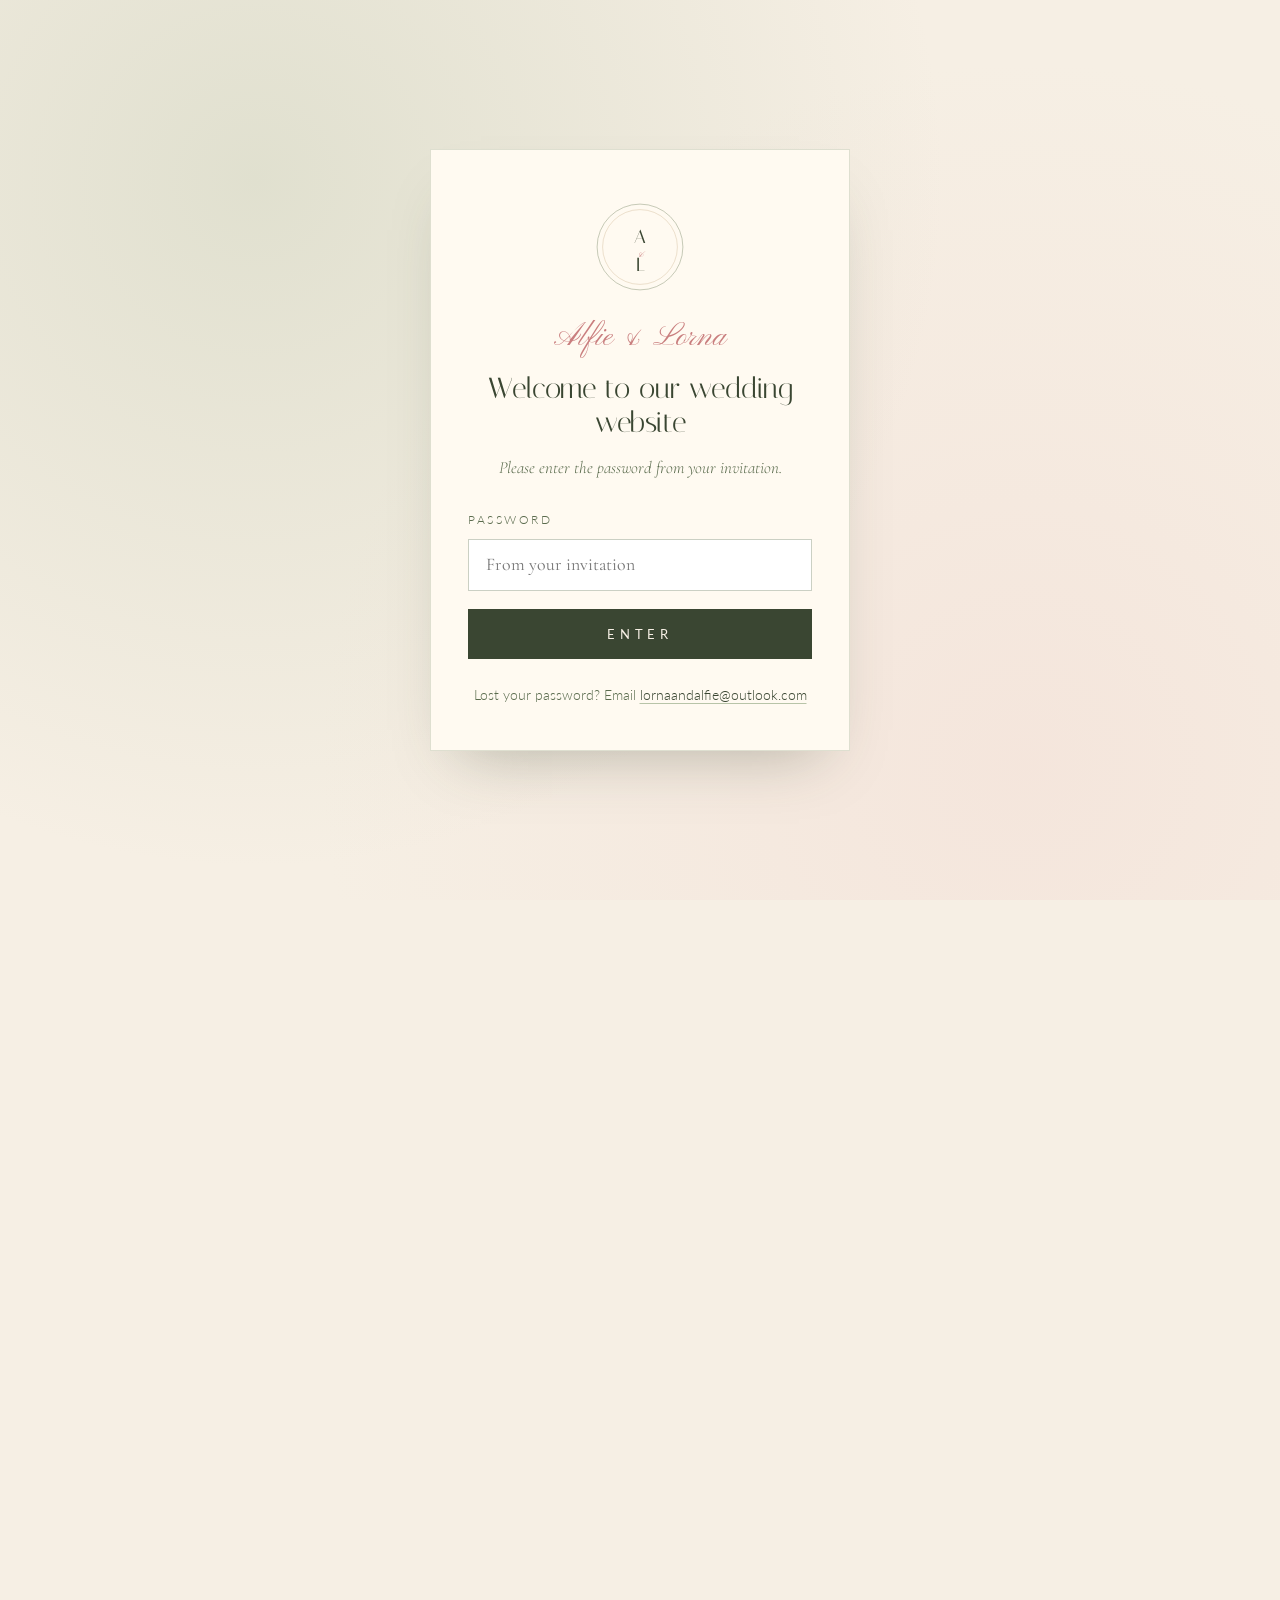
<file: index.html>
<!DOCTYPE html>
<html lang="en-GB">
<head>
  <meta charset="UTF-8" />
  <script>document.documentElement.className += " js";</script>
  <meta name="viewport" content="width=device-width, initial-scale=1.0, viewport-fit=cover" />
  <meta name="theme-color" content="#f6efe4" />
  <!-- Private wedding site. Kept out of search engines: see also robots.txt -->
  <meta name="robots" content="noindex, nofollow" />

  <title>Alfie &amp; Lorna · 15 May 2027 · Fruin Farm, Loch Lomond</title>
  <meta name="description" content="Alfie and Lorna are getting married on Saturday 15 May 2027 at Fruin Farm, Glen Fruin, Loch Lomond. Travel, where to stay, the order of the day and RSVP inside." />
  <link rel="canonical" href="https://www.alflorna.com/" />

  <!-- Social share card (WhatsApp / iMessage / Facebook) -->
  <meta property="og:type" content="website" />
  <meta property="og:site_name" content="Alfie &amp; Lorna" />
  <meta property="og:title" content="Alfie &amp; Lorna · 15 May 2027 · Fruin Farm, Loch Lomond" />
  <meta property="og:description" content="Alfie and Lorna are getting married on Saturday 15 May 2027 at Fruin Farm, Glen Fruin, Loch Lomond. Travel, where to stay, the order of the day and RSVP inside." />
  <meta property="og:locale" content="en_GB" />
  <meta property="og:url" content="https://www.alflorna.com/" />
  <meta property="og:image" content="https://www.alflorna.com/brand_assets/header_glen.jpg" />
  <meta property="og:image:alt" content="Glen Fruin, looking over the hills near Fruin Farm" />
  <meta name="twitter:card" content="summary_large_image" />
  <meta name="twitter:image" content="https://www.alflorna.com/brand_assets/header_glen.jpg" />
  <meta name="twitter:title" content="Alfie &amp; Lorna · 15 May 2027 · Fruin Farm, Loch Lomond" />
  <meta name="twitter:description" content="Alfie and Lorna are getting married on Saturday 15 May 2027 at Fruin Farm, Glen Fruin, Loch Lomond. Travel, where to stay, the order of the day and RSVP inside." />
  <link rel="icon" href="/favicon.svg" type="image/svg+xml" />
  <link rel="preconnect" href="https://fonts.googleapis.com" />
  <link rel="preconnect" href="https://fonts.gstatic.com" crossorigin />
  <link href="https://fonts.googleapis.com/css2?family=Cormorant+Garamond:ital,wght@0,400;0,500;0,600;1,400&family=Italiana&family=Lato:wght@300;400;700&family=Pinyon+Script&display=swap" rel="stylesheet" />
  <link rel="stylesheet" href="styles.css?v=20260729-75" />

  <script type="application/ld+json">
  {
    "@context": "https://schema.org",
    "@type": "Event",
    "name": "The Wedding of Alfie & Lorna",
    "startDate": "2027-05-15T13:30:00+01:00",
    "eventStatus": "https://schema.org/EventScheduled",
    "eventAttendanceMode": "https://schema.org/OfflineEventAttendanceMode",
    "description": "The wedding of Alfie & Lorna at Fruin Farm, Glen Fruin, Loch Lomond, Scotland.",
    "location": {
      "@type": "Place",
      "name": "Fruin Farm",
      "address": {
        "@type": "PostalAddress",
        "streetAddress": "Glen Fruin",
        "addressLocality": "Helensburgh",
        "postalCode": "G84 9EE",
        "addressRegion": "Argyll and Bute",
        "addressCountry": "GB"
      },
      "geo": {
        "@type": "GeoCoordinates",
        "latitude": 56.0157,
        "longitude": -4.7270
      }
    }
  }
  </script>
</head><body class="home">
<!-- ============ INTRO ANIMATION ============ -->
  <div id="intro" class="intro">
    <div class="intro-half intro-left" aria-hidden="true"></div>
    <div class="intro-half intro-right" aria-hidden="true"></div>
    <div class="intro-mark">
      <svg viewBox="0 0 200 200" xmlns="http://www.w3.org/2000/svg">
        <circle cx="100" cy="100" r="78" fill="none" stroke="#7d8a6b" stroke-width="0.8" class="intro-ring" />
        <circle cx="100" cy="100" r="68" fill="none" stroke="#b89968" stroke-width="0.5" class="intro-ring intro-ring-2" />
        <text x="100" y="92" text-anchor="middle" font-family="Italiana, serif" font-size="34" fill="#3a4632">A</text>
        <text x="100" y="118" text-anchor="middle" font-family="Pinyon Script, cursive" font-size="22" fill="#c97e7e" font-style="italic">&amp;</text>
        <text x="100" y="144" text-anchor="middle" font-family="Italiana, serif" font-size="34" fill="#3a4632">L</text>
      </svg>
    </div>
  </div>

<!-- ============ DRIFTING LEAVES BACKDROP ============ -->
  <div class="leaves" aria-hidden="true">
    <span class="leaf leaf-1"></span>
    <span class="leaf leaf-2"></span>
    <span class="leaf leaf-3"></span>
    <span class="leaf leaf-4"></span>
    <span class="leaf leaf-5"></span>
    <span class="leaf leaf-6"></span>
    <span class="leaf leaf-7"></span>
    <span class="leaf leaf-8"></span>
    <span class="leaf leaf-9"></span>
  </div>

  <!-- Right-rail navigator removed -->

<!-- ============ GUEST LOGIN GATE ============ -->
  <div id="gate" class="gate" hidden>
    <div class="gate-card">
      <svg viewBox="0 0 200 200" class="gate-mark" aria-hidden="true">
        <circle cx="100" cy="100" r="78" fill="none" stroke="#7d8a6b" stroke-width="0.8" />
        <circle cx="100" cy="100" r="68" fill="none" stroke="#b89968" stroke-width="0.5" />
        <text x="100" y="92" text-anchor="middle" font-family="Italiana, serif" font-size="34" fill="#3a4632">A</text>
        <text x="100" y="118" text-anchor="middle" font-family="Pinyon Script, cursive" font-size="22" fill="#c97e7e" font-style="italic">&amp;</text>
        <text x="100" y="144" text-anchor="middle" font-family="Italiana, serif" font-size="34" fill="#3a4632">L</text>
      </svg>
      <p class="gate-eyebrow">Alfie &amp; Lorna</p>
      <p class="gate-title">Welcome to our wedding website</p>
      <p class="gate-lead">Please enter the password from your invitation.</p>
      <form id="gate-form" class="gate-form">
        <label>Password
          <input type="password" id="gate-pass" autocomplete="current-password" placeholder="From your invitation" required />
        </label>
        <button type="submit" class="primary-btn">Enter</button>
        <p id="gate-error" class="gate-error" hidden></p>
      </form>
      <p class="gate-help">Lost your password? Email <a href="mailto:lornaandalfie@outlook.com">lornaandalfie@outlook.com</a></p>
    </div>
  </div>

  <div class="nav-backdrop" id="nav-backdrop" aria-hidden="true"></div>

  <main id="site-view">

    <!-- ============ TOP NAV ============ -->
    <nav class="topnav" id="topnav">
      <a href="/" class="brand" aria-label="Alfie and Lorna home">
        <svg viewBox="0 0 140 60" width="140" height="60">
          <text x="70" y="44" text-anchor="middle" font-family="Italiana, serif" font-size="44" fill="currentColor" letter-spacing="2">A<tspan fill="#c97e7e" font-family="Pinyon Script, cursive" font-size="36" dx="6" dy="-4">&amp;</tspan><tspan dx="6" dy="4">L</tspan></text>
        </svg>
      </a>
      <div class="nav-countdown" aria-label="Countdown to the wedding">
        <span class="cd-title">Countdown</span>
        <span class="cd-units"><span><b data-cd="days">--</b>d</span><span><b data-cd="hours">--</b>h</span><span><b data-cd="minutes">--</b>m</span><span><b data-cd="seconds">--</b>s</span></span>
      </div>
      <button class="nav-toggle" id="nav-toggle" aria-label="Open menu" aria-expanded="false">
        <span></span><span></span><span></span>
      </button>
      <ul id="nav-menu">
        <li><a href="/">Home</a></li>
        <li><a href="/day">The Day</a></li>
        <li class="nav-dropdown">
          <button type="button" class="nav-drop-btn" id="nav-drop-btn" aria-expanded="false" aria-haspopup="true">
            Info
            <svg viewBox="0 0 24 24" width="12" height="12" aria-hidden="true"><path d="M5 9 L12 16 L19 9" fill="none" stroke="currentColor" stroke-width="2" stroke-linecap="round" stroke-linejoin="round"/></svg>
          </button>
          <ul class="nav-drop-menu" id="nav-drop-menu" hidden>
            <li><a href="/#story">Our Story</a></li>
            <li><a href="/venue">Venue</a></li>
            <li><a href="/travel">Travel &amp; Stay</a></li>
            <li><a href="/gallery">Gallery</a></li>
            <li><a href="/dress">Dress Code</a></li>
            <li><a href="/gifts">Gifts</a></li>
            <li><a href="/faq">FAQs</a></li>
          </ul>
        </li>
        <li><a href="/rsvp" class="nav-rsvp">RSVP</a></li>
      </ul>
    </nav>

<!-- ============ HERO ============ -->
    <header class="hero">
      <div class="hero-bg" aria-hidden="true"></div>
      <div class="hero-wildlife" aria-hidden="true">
        <!-- Branch top-left (shortened) -->
        <svg class="branch branch-tl" viewBox="0 0 300 200">
          <g fill="none" stroke="#5a6b4d" stroke-width="1.4" stroke-linecap="round" class="draw-path">
            <path d="M0 30 Q50 45 110 80" />
            <path d="M70 60 Q85 50 100 55" />
          </g>
          <g class="bloom">
            <ellipse cx="100" cy="55" rx="9" ry="4" fill="#7d8a6b" transform="rotate(-25 100 55)" opacity="0.85"/>
            <circle cx="120" cy="78" r="6" fill="#c97e7e"/>
            <circle cx="115" cy="73" r="3" fill="#e8c4a8"/>
            <circle cx="125" cy="82" r="3" fill="#e8c4a8"/>
          </g>
        </svg>

        <!-- Branch bottom-right -->
        <svg class="branch branch-br" viewBox="0 0 300 200">
          <g fill="none" stroke="#5a6b4d" stroke-width="1.4" stroke-linecap="round" class="draw-path">
            <path d="M300 170 Q240 150 190 120 T80 70" />
            <path d="M230 140 Q215 150 200 145" />
            <path d="M160 105 Q145 115 130 110" />
            <path d="M100 80 Q85 90 70 85" />
          </g>
          <g class="bloom">
            <ellipse cx="200" cy="145" rx="9" ry="4" fill="#7d8a6b" transform="rotate(25 200 145)" opacity="0.85"/>
            <ellipse cx="130" cy="110" rx="9" ry="4" fill="#7d8a6b" transform="rotate(15 130 110)" opacity="0.85"/>
            <circle cx="180" cy="122" r="6" fill="#c97e7e"/>
            <circle cx="175" cy="117" r="3" fill="#e8c4a8"/>
            <circle cx="110" cy="92" r="5" fill="#c97e7e"/>
          </g>
        </svg>

      </div>

      <div class="hero-inner">
        <p class="hero-mini">We're getting married!</p>
        <h1 class="couple-names">
          <span>Alfie</span>
          <span class="amp">&amp;</span>
          <span>Lorna</span>
        </h1>
        <div class="hero-countdown" aria-label="Countdown to the wedding">
          <span class="hc-label">Countdown</span>
          <span class="hc-row">
            <span><b data-cd="days">--</b>d</span>
            <span><b data-cd="hours">--</b>h</span>
            <span><b data-cd="minutes">--</b>m</span>
            <span><b data-cd="seconds">--</b>s</span>
          </span>
        </div>
        <p class="hero-date-num reveal">15 . 05 . 27</p>
        <p class="hero-venue-min reveal">Fruin Farm · Loch Lomond</p>
      </div>
    </header>

    <!-- ============ EXPLORE WIDGETS ============ -->
    <section id="explore" class="section section-blush">
      <p class="section-eyebrow reveal">Find your way</p>
      <h2 class="reveal">Everything you need</h2>
      <p class="lead reveal">We can't wait to celebrate with you. Everything you need is below: timings, travel, where to stay and how to RSVP, each on its own page.</p>
      <div class="widget-grid">
        <a class="widget-card reveal" href="/day">
          <div class="widget-img"><img src="brand_assets/inside_barn.webp" alt="Inside the barn at Fruin Farm, dressed for a wedding" loading="lazy" /></div>
          <div class="widget-body"><h3>The Day</h3><p>The order of celebrations, from 1&nbsp;pm arrival to home time at midnight.</p><span class="widget-btn">See the schedule →</span></div>
        </a>
        <a class="widget-card reveal" href="/venue">
          <div class="widget-img"><img src="brand_assets/outside_barn.jpg" alt="The whitewashed barn at Fruin Farm" loading="lazy" /></div>
          <div class="widget-body"><h3>The Venue</h3><p>A working farm in Glen Fruin, with map and directions.</p><span class="widget-btn">Visit the venue →</span></div>
        </a>
        <a class="widget-card reveal" href="/travel">
          <div class="widget-img"><img src="brand_assets/header_glen.jpg" alt="Morning mist over Glen Fruin" loading="lazy" /></div>
          <div class="widget-body"><h3>Travel &amp; Stay</h3><p>Taxis, trains, the venue's own accommodation list, and how to get home at midnight.</p><span class="widget-btn">Plan your trip →</span></div>
        </a>
        <a class="widget-card reveal" href="/travel#things">
          <div class="widget-img"><img src="brand_assets/alpaca.webp" alt="A Fruin Farm alpaca" loading="lazy" /></div>
          <div class="widget-body"><h3>Things to Do</h3><p>Make a weekend of it. Loch Lomond walks, cruises, distilleries and alpacas.</p><span class="widget-btn">Explore the area →</span></div>
        </a>
        <a class="widget-card reveal" href="/dress">
          <div class="widget-img"><img src="brand_assets/tartan.jpg" alt="Robertson Hunting Ancient tartan" loading="lazy" /></div>
          <div class="widget-body"><h3>Dress Code</h3><p>A Touch of Tartan. What to wear, our colours and both tartans.</p><span class="widget-btn">What to wear →</span></div>
        </a>
        <a class="widget-card reveal" href="/gallery">
          <div class="widget-img"><img src="brand_assets/alfnlorna2.jpg" alt="Alfie and Lorna" loading="lazy" style="object-position: center 10%" /></div>
          <div class="widget-body"><h3>Gallery</h3><p>A few of our favourite photos.</p><span class="widget-btn">Have a look →</span></div>
        </a>
        <a class="widget-card reveal" href="/faq">
          <div class="widget-img"><img src="brand_assets/fruin_farm_lamb.jpg" alt="A lamb at Fruin Farm" loading="lazy" /></div>
          <div class="widget-body"><h3>FAQs</h3><p>Children, plus ones and parking. All the practical questions answered.</p><span class="widget-btn">Read the FAQs →</span></div>
        </a>
        <a class="widget-card reveal" href="/gifts">
          <div class="widget-img"><img src="brand_assets/flowers.webp" alt="Flowers" loading="lazy" /></div>
          <div class="widget-body"><h3>Gifts</h3><p>Your presence is the only present we need. Details if you'd like to contribute.</p><span class="widget-btn">See gift details →</span></div>
        </a>
        <a class="widget-card widget-card-rsvp reveal" href="/rsvp">
          <div class="widget-body"><h3>RSVP</h3><p>Please reply by 1st October. It only takes a minute.</p><span class="widget-btn widget-btn-light">RSVP now →</span></div>
        </a>
      </div>
    </section>

<!-- Tartan banner (Scottish accent) -->

    <div class="tartan-stripe" aria-hidden="true"></div>

<!-- ============ OUR STORY ============ -->
    <section id="story" class="section section-cream story-section">
      <p class="section-eyebrow reveal">Our Story</p>
      <h2 class="reveal">How we got here</h2>
      <p class="lead reveal">The road to Fruin Farm so far, with more chapters and photos to come.</p>

      <div class="story-tree reveal">
        <svg class="story-svg" viewBox="0 0 1000 1075" xmlns:xlink="http://www.w3.org/1999/xlink" role="img" aria-label="Timeline of Alfie and Lorna's story from meeting in 2022 to marrying in 2027">
          <defs>
            <clipPath id="clip-alfie"><circle cx="80" cy="108" r="55"/></clipPath>
            <clipPath id="clip-lorna"><circle cx="235" cy="108" r="55"/></clipPath>
            <clipPath id="clip-us"><circle cx="500" cy="898" r="145"/></clipPath>
          </defs>

          <g class="tl-node">
            <image href="brand_assets/alfyoung_face.jpg?v=2" x="25" y="53" width="110" height="110" clip-path="url(#clip-alfie)" preserveAspectRatio="xMidYMin slice"/>
            <circle cx="80" cy="108" r="55" fill="none" stroke="#7d8a6b" stroke-width="2.5"/>
            <text x="80" y="36" text-anchor="middle" font-family="'Pinyon Script', cursive" font-size="28" fill="#a85f5f">Alfie</text>
          </g>
          <g class="tl-node">
            <image href="brand_assets/babylorna_face.jpg" x="180" y="53" width="110" height="110" clip-path="url(#clip-lorna)" preserveAspectRatio="xMidYMid slice"/>
            <circle cx="235" cy="108" r="55" fill="none" stroke="#7d8a6b" stroke-width="2.5"/>
            <text x="235" y="36" text-anchor="middle" font-family="'Pinyon Script', cursive" font-size="28" fill="#a85f5f">Lorna</text>
          </g>

          <path d="M80 166 C84 196 104 224 110 252 M235 166 C222 200 154 216 118 250" fill="none" stroke="#7d8a6b" stroke-width="2" stroke-dasharray="6 6" stroke-linecap="round"/>

          <path d="M118 246 C112 258 110 263 110 270 C140 262 170 262 200 270 C250 281 450 259 500 270 C550 281 750 259 800 270 C818 274 834 272 845 270 A55 55 0 0 1 900 325 V415 A55 55 0 0 1 845 470 C834 472 818 476 800 470 C750 459 550 481 500 470 C450 459 250 481 200 470 C182 466 166 468 155 470 A55 55 0 0 0 100 525 V615 A55 55 0 0 0 155 670 C175 664 185 665 200 670 C250 680 450 660 500 670 C550 680 760 662 810 670 C832 673 856 671 880 670 C948 670 956 738 880 762 C790 790 600 782 528 760" fill="none" stroke="#7d8a6b" stroke-width="2.2" stroke-dasharray="7 7" stroke-linecap="round"/>

          <g class="tl-node">
            <rect x="125" y="208" width="150" height="40" rx="20" fill="#fffaf1" stroke="#7d8a6b" stroke-width="2"/>
            <text x="200" y="235" text-anchor="middle" font-size="22" font-family="'Cormorant Garamond', serif" fill="#3a4632">5 July 2022</text>
            <circle cx="200" cy="270" r="7" fill="#c97e7e" stroke="#fffaf1" stroke-width="2"/>
            <text x="200" y="316" text-anchor="middle" font-size="22" font-family="'Cormorant Garamond', serif" font-style="italic" fill="#a85f5f">We met</text>
            </g>
          <g class="tl-node">
            <rect x="425" y="208" width="150" height="40" rx="20" fill="#fffaf1" stroke="#7d8a6b" stroke-width="2"/>
            <text x="500" y="235" text-anchor="middle" font-size="22" font-family="'Cormorant Garamond', serif" fill="#3a4632">Dec 2022</text>
            <circle cx="500" cy="270" r="7" fill="#c97e7e" stroke="#fffaf1" stroke-width="2"/>
            <text x="500" y="316" text-anchor="middle" font-size="22" font-family="'Cormorant Garamond', serif" font-style="italic" fill="#a85f5f">First trip abroad, Bruges</text>
            </g>
          <g class="tl-node">
            <rect x="725" y="208" width="150" height="40" rx="20" fill="#fffaf1" stroke="#7d8a6b" stroke-width="2"/>
            <text x="800" y="235" text-anchor="middle" font-size="22" font-family="'Cormorant Garamond', serif" fill="#3a4632">Aug 2023</text>
            <circle cx="800" cy="270" r="7" fill="#c97e7e" stroke="#fffaf1" stroke-width="2"/>
            <text x="800" y="316" text-anchor="middle" font-size="22" font-family="'Cormorant Garamond', serif" font-style="italic" fill="#a85f5f">3 weeks interrailing in Europe</text>
            </g>
          <g class="tl-node">
            <rect x="725" y="408" width="150" height="40" rx="20" fill="#fffaf1" stroke="#7d8a6b" stroke-width="2"/>
            <text x="800" y="435" text-anchor="middle" font-size="22" font-family="'Cormorant Garamond', serif" fill="#3a4632">1 Dec 2023</text>
            <circle cx="800" cy="470" r="7" fill="#c97e7e" stroke="#fffaf1" stroke-width="2"/>
            <text x="800" y="516" text-anchor="middle" font-size="22" font-family="'Cormorant Garamond', serif" font-style="italic" fill="#a85f5f">We moved in together</text>
            </g>
          <g class="tl-node">
            <rect x="425" y="408" width="150" height="40" rx="20" fill="#fffaf1" stroke="#7d8a6b" stroke-width="2"/>
            <text x="500" y="435" text-anchor="middle" font-size="22" font-family="'Cormorant Garamond', serif" fill="#3a4632">August 2024</text>
            <circle cx="500" cy="470" r="7" fill="#c97e7e" stroke="#fffaf1" stroke-width="2"/>
            <text x="500" y="516" text-anchor="middle" font-size="22" font-family="'Cormorant Garamond', serif" font-style="italic" fill="#a85f5f">3 weeks in the Balkans</text>
            </g>
          <g class="tl-node">
            <rect x="125" y="408" width="150" height="40" rx="20" fill="#f3dcd4" stroke="#c97e7e" stroke-width="2"/>
            <text x="200" y="435" text-anchor="middle" font-size="22" font-family="'Cormorant Garamond', serif" fill="#3a4632">30 Dec 2024</text>
            <circle cx="200" cy="470" r="7" fill="#c97e7e" stroke="#fffaf1" stroke-width="2"/>
            <text x="200" y="516" text-anchor="middle" font-size="22" font-family="'Cormorant Garamond', serif" font-style="italic" fill="#a85f5f">Engaged in Amsterdam!</text>
            </g>
          <g class="tl-node">
            <rect x="125" y="608" width="150" height="40" rx="20" fill="#fffaf1" stroke="#7d8a6b" stroke-width="2"/>
            <text x="200" y="635" text-anchor="middle" font-size="22" font-family="'Cormorant Garamond', serif" fill="#3a4632">August 2025</text>
            <circle cx="200" cy="670" r="7" fill="#c97e7e" stroke="#fffaf1" stroke-width="2"/>
            <text x="200" y="716" text-anchor="middle" font-size="22" font-family="'Cormorant Garamond', serif" font-style="italic" fill="#a85f5f">3 weeks touring Scotland</text>
            </g>
          <g class="tl-node">
            <rect x="425" y="608" width="150" height="40" rx="20" fill="#fffaf1" stroke="#7d8a6b" stroke-width="2"/>
            <text x="500" y="635" text-anchor="middle" font-size="22" font-family="'Cormorant Garamond', serif" fill="#3a4632">August 2026</text>
            <circle cx="500" cy="670" r="7" fill="#c97e7e" stroke="#fffaf1" stroke-width="2"/>
            <text x="500" y="716" text-anchor="middle" font-size="22" font-family="'Cormorant Garamond', serif" font-style="italic" fill="#a85f5f">Cycling the Hebridean Way</text>
            </g>
          <g class="tl-node">
            <rect x="705" y="592" width="200" height="56" rx="28" fill="#f7ecd8" stroke="#b89968" stroke-width="2.5"/>
            <text x="805" y="628" text-anchor="middle" font-size="27" font-family="'Cormorant Garamond', serif" fill="#3a4632">15 May 2027</text>
            <circle cx="805" cy="670" r="7" fill="#c97e7e" stroke="#fffaf1" stroke-width="2"/>
            <text x="805" y="716" text-anchor="middle" font-size="22" font-family="'Cormorant Garamond', serif" font-style="italic" fill="#a85f5f">We're getting married!!!</text>
            </g>

          <g class="tl-node" id="tl-us" style="cursor:pointer">
            <image href="brand_assets/alfnlorna.jpg" x="355" y="753" width="290" height="290" clip-path="url(#clip-us)" preserveAspectRatio="xMidYMid slice"/>
            <circle cx="500" cy="898" r="145" fill="none" stroke="#b89968" stroke-width="4.5"/>
            <text x="705" y="975" text-anchor="middle" font-family="'Pinyon Script', cursive" font-size="36" fill="#a85f5f">Us</text>
          </g>
        </svg>

        <!-- Vertical timeline for narrow screens (scroll up/down, no sideways scroll) -->
        <div class="story-vertical">
          <div class="sv-photos">
            <div class="sv-figure">
              <span class="sv-name">Alfie</span>
              <div class="sv-photo"><img src="brand_assets/alfyoung_face.jpg?v=2" alt="Young Alfie" loading="lazy"></div>
            </div>
            <div class="sv-figure">
              <span class="sv-name">Lorna</span>
              <div class="sv-photo"><img src="brand_assets/babylorna_face.jpg" alt="Baby Lorna" loading="lazy"></div>
            </div>
          </div>
          <svg class="sv-branches" viewBox="0 0 100 60" preserveAspectRatio="none" aria-hidden="true">
            <path d="M35 0 C35 34 50 30 50 60"/>
            <path d="M65 0 C65 34 50 30 50 60"/>
          </svg>
          <div class="sv-listwrap">
          <svg class="sv-snake" preserveAspectRatio="none" aria-hidden="true"><path d=""/></svg>
          <ol class="sv-list">
            <li><span class="sv-date">5 July 2022</span><span class="sv-cap">We met</span></li>
            <li><span class="sv-date">Dec 2022</span><span class="sv-cap">First trip abroad, Bruges</span></li>
            <li><span class="sv-date">Aug 2023</span><span class="sv-cap">3 weeks interrailing in Europe</span></li>
            <li><span class="sv-date">1 Dec 2023</span><span class="sv-cap">We moved in together</span></li>
            <li><span class="sv-date">August 2024</span><span class="sv-cap">3 weeks in the Balkans</span></li>
            <li><span class="sv-date">30 Dec 2024</span><span class="sv-cap">Engaged in Amsterdam!</span></li>
            <li><span class="sv-date">August 2025</span><span class="sv-cap">3 weeks touring Scotland</span></li>
            <li><span class="sv-date">August 2026</span><span class="sv-cap">Cycling the Hebridean Way</span></li>
            <li class="sv-wed"><span class="sv-date">15 May 2027</span><span class="sv-cap">We're getting married!!!</span></li>
          </ol>
          </div>
          <div class="sv-us">
            <div class="sv-photo sv-photo-us"><img src="brand_assets/alfnlorna.jpg" alt="Alfie and Lorna" loading="lazy"></div>
            <span class="sv-name">Us</span>
          </div>
        </div>
      </div>
    </section>


    <div class="tartan-stripe tartan-stripe-footer" aria-hidden="true"></div>

<!-- ============ FOOTER ============ -->
    <footer class="site-footer">
      <div class="footer-mark">
        <svg viewBox="0 0 100 100">
          <circle cx="50" cy="50" r="40" fill="none" stroke="#b89968" stroke-width="0.6"/>
          <text x="50" y="46" text-anchor="middle" font-family="Italiana, serif" font-size="22" fill="#f6efe4">A</text>
          <text x="50" y="62" text-anchor="middle" font-family="Pinyon Script, cursive" font-size="14" fill="#c97e7e">&amp;</text>
          <text x="50" y="78" text-anchor="middle" font-family="Italiana, serif" font-size="22" fill="#f6efe4">L</text>
        </svg>
      </div>
      <p class="footer-line">Alfie &amp; Lorna · Fruin Farm · 15 May 2027</p>
      <p class="muted">Questions? <a href="mailto:lornaandalfie@outlook.com">lornaandalfie@outlook.com</a></p>
      <p class="footer-credit"><span class="saltire" aria-label="Scotland" title="Scotland"></span></p>
      <p class="footer-by">Website by <a href="https://autoeight.ai/" target="_blank" rel="noopener">Autoeight AI</a></p>
    </footer>
  </main>

  <script src="guests.js?v=20260729-8"></script>
  <script src="app.js?v=20260729-30"></script>
</body>
</html>
</file>
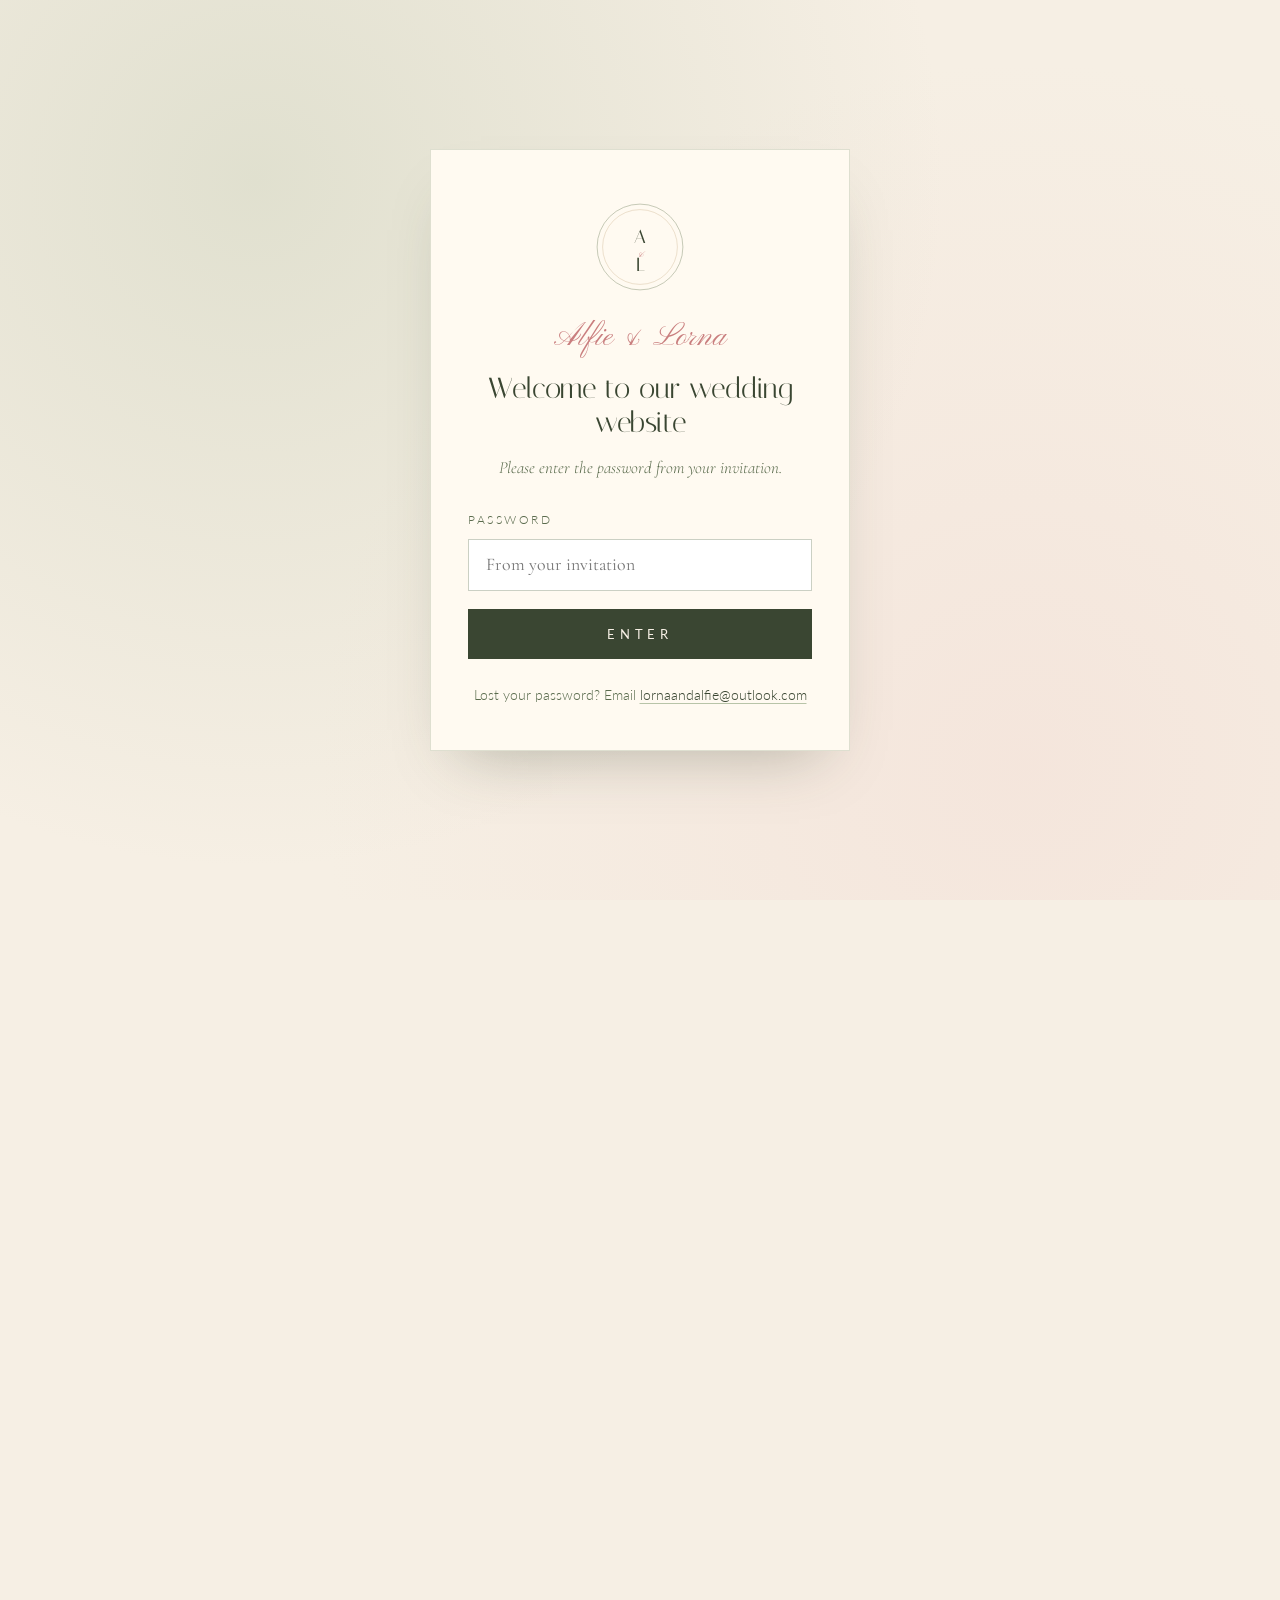
<file: day.html>
<!DOCTYPE html>
<html lang="en-GB">
<head>
  <meta charset="UTF-8" />
  <script>document.documentElement.className += " js";</script>
  <meta name="viewport" content="width=device-width, initial-scale=1.0, viewport-fit=cover" />
  <meta name="theme-color" content="#f6efe4" />
  <!-- Private wedding site. Kept out of search engines: see also robots.txt -->
  <meta name="robots" content="noindex, nofollow" />

  <title>The Day · Alfie &amp; Lorna</title>
  <meta name="description" content="The order of the day for Alfie and Lorna's wedding at Fruin Farm on 15 May 2027, from the 1:00 pm ceremony through to the evening ceilidh." />
  <link rel="canonical" href="https://www.alflorna.com/day" />

  <!-- Social share card (WhatsApp / iMessage / Facebook) -->
  <meta property="og:type" content="website" />
  <meta property="og:site_name" content="Alfie &amp; Lorna" />
  <meta property="og:title" content="The Day · Alfie &amp; Lorna" />
  <meta property="og:description" content="The order of the day for Alfie and Lorna's wedding at Fruin Farm on 15 May 2027, from the 1:00 pm ceremony through to the evening ceilidh." />
  <meta property="og:locale" content="en_GB" />
  <meta property="og:url" content="https://www.alflorna.com/day" />
  <meta property="og:image" content="https://www.alflorna.com/brand_assets/header_glen.jpg" />
  <meta property="og:image:alt" content="Glen Fruin, looking over the hills near Fruin Farm" />
  <meta name="twitter:card" content="summary_large_image" />
  <meta name="twitter:image" content="https://www.alflorna.com/brand_assets/header_glen.jpg" />
  <meta name="twitter:title" content="The Day · Alfie &amp; Lorna" />
  <meta name="twitter:description" content="The order of the day for Alfie and Lorna's wedding at Fruin Farm on 15 May 2027, from the 1:00 pm ceremony through to the evening ceilidh." />
  <link rel="icon" href="/favicon.svg" type="image/svg+xml" />
  <link rel="preconnect" href="https://fonts.googleapis.com" />
  <link rel="preconnect" href="https://fonts.gstatic.com" crossorigin />
  <link href="https://fonts.googleapis.com/css2?family=Cormorant+Garamond:ital,wght@0,400;0,500;0,600;1,400&family=Italiana&family=Lato:wght@300;400;700&family=Pinyon+Script&display=swap" rel="stylesheet" />
  <link rel="stylesheet" href="styles.css?v=20260729-75" />

  <script type="application/ld+json">
  {
    "@context": "https://schema.org",
    "@type": "Event",
    "name": "The Wedding of Alfie & Lorna",
    "startDate": "2027-05-15T13:30:00+01:00",
    "eventStatus": "https://schema.org/EventScheduled",
    "eventAttendanceMode": "https://schema.org/OfflineEventAttendanceMode",
    "description": "The wedding of Alfie & Lorna at Fruin Farm, Glen Fruin, Loch Lomond, Scotland.",
    "location": {
      "@type": "Place",
      "name": "Fruin Farm",
      "address": {
        "@type": "PostalAddress",
        "streetAddress": "Glen Fruin",
        "addressLocality": "Helensburgh",
        "postalCode": "G84 9EE",
        "addressRegion": "Argyll and Bute",
        "addressCountry": "GB"
      },
      "geo": {
        "@type": "GeoCoordinates",
        "latitude": 56.0157,
        "longitude": -4.7270
      }
    }
  }
  </script>
</head><body>
<!-- ============ DRIFTING LEAVES BACKDROP ============ -->
  <div class="leaves" aria-hidden="true">
    <span class="leaf leaf-1"></span>
    <span class="leaf leaf-2"></span>
    <span class="leaf leaf-3"></span>
    <span class="leaf leaf-4"></span>
    <span class="leaf leaf-5"></span>
    <span class="leaf leaf-6"></span>
    <span class="leaf leaf-7"></span>
    <span class="leaf leaf-8"></span>
    <span class="leaf leaf-9"></span>
  </div>

  <!-- Right-rail navigator removed -->

<!-- ============ GUEST LOGIN GATE ============ -->
  <div id="gate" class="gate" hidden>
    <div class="gate-card">
      <svg viewBox="0 0 200 200" class="gate-mark" aria-hidden="true">
        <circle cx="100" cy="100" r="78" fill="none" stroke="#7d8a6b" stroke-width="0.8" />
        <circle cx="100" cy="100" r="68" fill="none" stroke="#b89968" stroke-width="0.5" />
        <text x="100" y="92" text-anchor="middle" font-family="Italiana, serif" font-size="34" fill="#3a4632">A</text>
        <text x="100" y="118" text-anchor="middle" font-family="Pinyon Script, cursive" font-size="22" fill="#c97e7e" font-style="italic">&amp;</text>
        <text x="100" y="144" text-anchor="middle" font-family="Italiana, serif" font-size="34" fill="#3a4632">L</text>
      </svg>
      <p class="gate-eyebrow">Alfie &amp; Lorna</p>
      <p class="gate-title">Welcome to our wedding website</p>
      <p class="gate-lead">Please enter the password from your invitation.</p>
      <form id="gate-form" class="gate-form">
        <label>Password
          <input type="password" id="gate-pass" autocomplete="current-password" placeholder="From your invitation" required />
        </label>
        <button type="submit" class="primary-btn">Enter</button>
        <p id="gate-error" class="gate-error" hidden></p>
      </form>
      <p class="gate-help">Lost your password? Email <a href="mailto:lornaandalfie@outlook.com">lornaandalfie@outlook.com</a></p>
    </div>
  </div>

  <div class="nav-backdrop" id="nav-backdrop" aria-hidden="true"></div>

  <main id="site-view">

    <!-- ============ TOP NAV ============ -->
    <nav class="topnav" id="topnav">
      <a href="/" class="brand" aria-label="Alfie and Lorna home">
        <svg viewBox="0 0 140 60" width="140" height="60">
          <text x="70" y="44" text-anchor="middle" font-family="Italiana, serif" font-size="44" fill="currentColor" letter-spacing="2">A<tspan fill="#c97e7e" font-family="Pinyon Script, cursive" font-size="36" dx="6" dy="-4">&amp;</tspan><tspan dx="6" dy="4">L</tspan></text>
        </svg>
      </a>
      <div class="nav-countdown" aria-label="Countdown to the wedding">
        <span class="cd-title">Countdown</span>
        <span class="cd-units"><span><b data-cd="days">--</b>d</span><span><b data-cd="hours">--</b>h</span><span><b data-cd="minutes">--</b>m</span><span><b data-cd="seconds">--</b>s</span></span>
      </div>
      <button class="nav-toggle" id="nav-toggle" aria-label="Open menu" aria-expanded="false">
        <span></span><span></span><span></span>
      </button>
      <ul id="nav-menu">
        <li><a href="/">Home</a></li>
        <li><a href="/day">The Day</a></li>
        <li class="nav-dropdown">
          <button type="button" class="nav-drop-btn" id="nav-drop-btn" aria-expanded="false" aria-haspopup="true">
            Info
            <svg viewBox="0 0 24 24" width="12" height="12" aria-hidden="true"><path d="M5 9 L12 16 L19 9" fill="none" stroke="currentColor" stroke-width="2" stroke-linecap="round" stroke-linejoin="round"/></svg>
          </button>
          <ul class="nav-drop-menu" id="nav-drop-menu" hidden>
            <li><a href="/#story">Our Story</a></li>
            <li><a href="/venue">Venue</a></li>
            <li><a href="/travel">Travel &amp; Stay</a></li>
            <li><a href="/gallery">Gallery</a></li>
            <li><a href="/dress">Dress Code</a></li>
            <li><a href="/gifts">Gifts</a></li>
            <li><a href="/faq">FAQs</a></li>
          </ul>
        </li>
        <li><a href="/rsvp" class="nav-rsvp">RSVP</a></li>
      </ul>
    </nav>

<!-- ============ THE DAY / SCHEDULE ============ -->
    <div class="tartan-stripe" aria-hidden="true"></div>
    <section id="schedule" class="section section-sage">
      <p class="section-eyebrow reveal">The Day</p>
      <h1 class="page-title reveal">Order of celebrations</h1>
      <p class="lead reveal">Here's how the day will unfold. Times are approximate.</p>

      <ol class="schedule">
        <li class="reveal">
          <div class="sch-icon">
            <svg viewBox="0 0 40 40"><circle cx="20" cy="20" r="14" fill="none" stroke="#3a4632" stroke-width="1.2"/><path d="M20 12 V20 L26 24" fill="none" stroke="#3a4632" stroke-width="1.2" stroke-linecap="round"/></svg>
          </div>
          <span class="time">1:00 pm</span>
          <div class="sch-text"><strong>Guests arrive</strong></div>
        </li>
        <li class="reveal">
          <div class="sch-icon">
            <svg viewBox="0 0 40 40"><path d="M10 30 L20 14 L30 30 Z M16 30 V24 H24 V30" fill="none" stroke="#3a4632" stroke-width="1.2" stroke-linejoin="round"/></svg>
          </div>
          <span class="time">1:30 pm</span>
          <div class="sch-text"><strong>The ceremony</strong><span>Outdoors, weather permitting. Please be seated a little before 1:30 pm so we can begin on time.</span></div>
        </li>
        <li class="reveal">
          <div class="sch-icon">
            <svg viewBox="0 0 40 40"><path d="M14 14 V26 Q14 30 20 30 Q26 30 26 26 V14 Z M14 14 H26 M20 30 V36" fill="none" stroke="#3a4632" stroke-width="1.2" stroke-linejoin="round"/></svg>
          </div>
          <span class="time">2:00 pm</span>
          <div class="sch-text"><strong>Drinks, canapés &amp; photographs</strong><span>2:00 to 4:00 pm.</span></div>
        </li>
        <li class="reveal">
          <div class="sch-icon">
            <svg viewBox="0 0 40 40"><circle cx="20" cy="22" r="9" fill="none" stroke="#3a4632" stroke-width="1.2"/><path d="M11 22 H29 M14 12 H26" fill="none" stroke="#3a4632" stroke-width="1.2" stroke-linecap="round"/></svg>
          </div>
          <span class="time">4:00 pm</span>
          <div class="sch-text"><strong>Wedding meal &amp; speeches</strong><span>4:00 to 6:00 pm.</span></div>
        </li>
        <li class="reveal">
          <div class="sch-icon">
            <svg viewBox="0 0 40 40"><circle cx="20" cy="16" r="6" fill="none" stroke="#3a4632" stroke-width="1.2"/><path d="M20 22 C12 22 8 28 8 34 H32 C32 28 28 22 20 22 Z" fill="none" stroke="#3a4632" stroke-width="1.2" stroke-linejoin="round"/></svg>
          </div>
          <span class="time">6:00 pm</span>
          <div class="sch-text"><strong>Evening guests arrive</strong></div>
        </li>
        <li class="reveal">
          <div class="sch-icon">
            <svg viewBox="0 0 40 40"><path d="M12 28 H28 M14 28 V18 H26 V28 M16 18 V14 H24 V18 M19 14 V10 H21 V14" fill="none" stroke="#3a4632" stroke-width="1.2"/></svg>
          </div>
          <span class="time">7:00 pm</span>
          <div class="sch-text"><strong>Cake cut &amp; first dance</strong></div>
        </li>
        <li class="reveal">
          <div class="sch-icon">
            <svg viewBox="0 0 40 40"><path d="M14 12 V24 A4 4 0 1 0 18 24 V14 H26" fill="none" stroke="#3a4632" stroke-width="1.2" stroke-linejoin="round"/></svg>
          </div>
          <span class="time">7:30 pm</span>
          <div class="sch-text"><strong>Ceilidh</strong><span>Live ceilidh band. No experience needed, the caller will keep you right.</span></div>
        </li>
        <li class="reveal">
          <div class="sch-icon">
            <svg viewBox="0 0 40 40"><path d="M12 16 H26 V24 Q26 28 20 28 Q14 28 14 24 Z M26 18 H30 Q32 20 30 22 H26" fill="none" stroke="#3a4632" stroke-width="1.2" stroke-linejoin="round"/><path d="M16 12 Q17 10 16 8 M21 12 Q22 10 21 8" fill="none" stroke="#3a4632" stroke-width="1.2" stroke-linecap="round"/></svg>
          </div>
          <span class="time">8:30 pm</span>
          <div class="sch-text"><strong>Band break &amp; evening buffet</strong></div>
        </li>
        <li class="reveal">
          <div class="sch-icon">
            <svg viewBox="0 0 40 40"><path d="M14 12 V24 A4 4 0 1 0 18 24 V14 H26 M26 12 V22 A4 4 0 1 1 22 26" fill="none" stroke="#3a4632" stroke-width="1.2" stroke-linejoin="round"/></svg>
          </div>
          <span class="time">9:00 pm</span>
          <div class="sch-text"><strong>Evening band</strong></div>
        </li>
        <li class="reveal">
          <div class="sch-icon">
            <svg viewBox="0 0 40 40"><path d="M14 12 V24 A4 4 0 1 0 18 24 V14 H26 M26 12 V22 A4 4 0 1 1 22 26" fill="none" stroke="#3a4632" stroke-width="1.2" stroke-linejoin="round"/></svg>
          </div>
          <span class="time">11:00 pm</span>
          <div class="sch-text"><strong>End of the ceilidh and DJ</strong><span>Stay for the finale: a traditional final Scottish song to end the ceilidh. It's worth waiting for!</span></div>
        </li>
        <li class="reveal">
          <div class="sch-icon">
            <svg viewBox="0 0 40 40"><path d="M14 14 V26 Q14 30 20 30 Q26 30 26 26 V14 Z M14 14 H26 M20 30 V36" fill="none" stroke="#3a4632" stroke-width="1.2" stroke-linejoin="round"/></svg>
          </div>
          <span class="time">11:45 pm</span>
          <div class="sch-text"><strong>Last orders</strong></div>
        </li>
        <li class="reveal">
          <div class="sch-icon">
            <svg viewBox="0 0 40 40"><path d="M28 18 A8 8 0 1 1 22 12 A6 6 0 0 0 28 18 Z" fill="none" stroke="#3a4632" stroke-width="1.2" stroke-linejoin="round"/></svg>
          </div>
          <span class="time">12:00 am</span>
          <div class="sch-text"><strong>Home time</strong><span>Thank you for celebrating with us. Safe travels home.</span></div>
        </li>
      </ol>
    </section>

    <div class="tartan-stripe tartan-stripe-footer" aria-hidden="true"></div>

<!-- ============ FOOTER ============ -->
    <footer class="site-footer">
      <div class="footer-mark">
        <svg viewBox="0 0 100 100">
          <circle cx="50" cy="50" r="40" fill="none" stroke="#b89968" stroke-width="0.6"/>
          <text x="50" y="46" text-anchor="middle" font-family="Italiana, serif" font-size="22" fill="#f6efe4">A</text>
          <text x="50" y="62" text-anchor="middle" font-family="Pinyon Script, cursive" font-size="14" fill="#c97e7e">&amp;</text>
          <text x="50" y="78" text-anchor="middle" font-family="Italiana, serif" font-size="22" fill="#f6efe4">L</text>
        </svg>
      </div>
      <p class="footer-line">Alfie &amp; Lorna · Fruin Farm · 15 May 2027</p>
      <p class="muted">Questions? <a href="mailto:lornaandalfie@outlook.com">lornaandalfie@outlook.com</a></p>
      <p class="footer-credit"><span class="saltire" aria-label="Scotland" title="Scotland"></span></p>
      <p class="footer-by">Website by <a href="https://autoeight.ai/" target="_blank" rel="noopener">Autoeight AI</a></p>
    </footer>
  </main>

  <script src="guests.js?v=20260729-8"></script>
  <script src="app.js?v=20260729-30"></script>
</body>
</html>
</file>
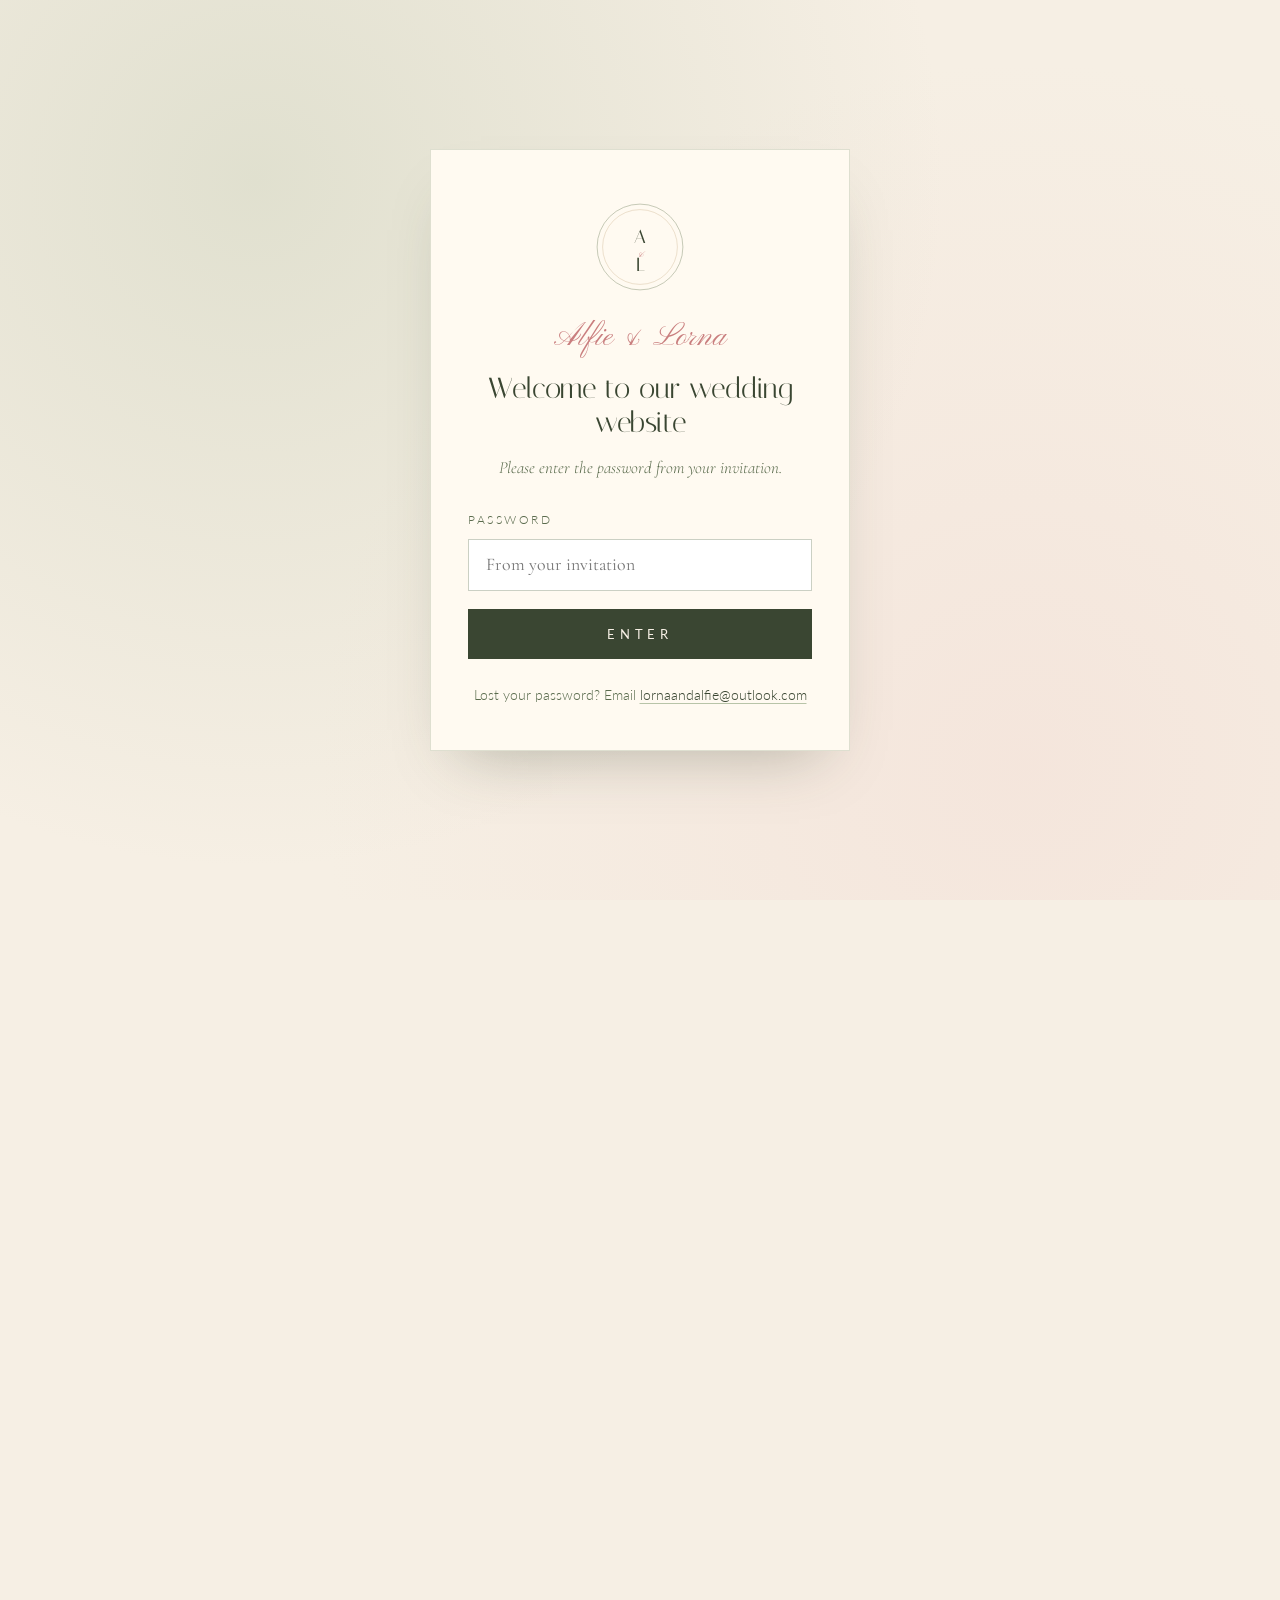
<file: dress.html>
<!DOCTYPE html>
<html lang="en-GB">
<head>
  <meta charset="UTF-8" />
  <script>document.documentElement.className += " js";</script>
  <meta name="viewport" content="width=device-width, initial-scale=1.0, viewport-fit=cover" />
  <meta name="theme-color" content="#f6efe4" />
  <!-- Private wedding site. Kept out of search engines: see also robots.txt -->
  <meta name="robots" content="noindex, nofollow" />

  <title>Dress Code · Alfie &amp; Lorna</title>
  <meta name="description" content="Our dress code is A Touch of Tartan. The Robertson and Macbeth tartans, and how to add a little tartan whatever you decide to wear." />
  <link rel="canonical" href="https://www.alflorna.com/dress" />

  <!-- Social share card (WhatsApp / iMessage / Facebook) -->
  <meta property="og:type" content="website" />
  <meta property="og:site_name" content="Alfie &amp; Lorna" />
  <meta property="og:title" content="Dress Code · Alfie &amp; Lorna" />
  <meta property="og:description" content="Our dress code is A Touch of Tartan. The Robertson and Macbeth tartans, and how to add a little tartan whatever you decide to wear." />
  <meta property="og:locale" content="en_GB" />
  <meta property="og:url" content="https://www.alflorna.com/dress" />
  <meta property="og:image" content="https://www.alflorna.com/brand_assets/header_glen.jpg" />
  <meta property="og:image:alt" content="Glen Fruin, looking over the hills near Fruin Farm" />
  <meta name="twitter:card" content="summary_large_image" />
  <meta name="twitter:image" content="https://www.alflorna.com/brand_assets/header_glen.jpg" />
  <meta name="twitter:title" content="Dress Code · Alfie &amp; Lorna" />
  <meta name="twitter:description" content="Our dress code is A Touch of Tartan. The Robertson and Macbeth tartans, and how to add a little tartan whatever you decide to wear." />
  <link rel="icon" href="/favicon.svg" type="image/svg+xml" />
  <link rel="preconnect" href="https://fonts.googleapis.com" />
  <link rel="preconnect" href="https://fonts.gstatic.com" crossorigin />
  <link href="https://fonts.googleapis.com/css2?family=Cormorant+Garamond:ital,wght@0,400;0,500;0,600;1,400&family=Italiana&family=Lato:wght@300;400;700&family=Pinyon+Script&display=swap" rel="stylesheet" />
  <link rel="stylesheet" href="styles.css?v=20260729-75" />

  <script type="application/ld+json">
  {
    "@context": "https://schema.org",
    "@type": "Event",
    "name": "The Wedding of Alfie & Lorna",
    "startDate": "2027-05-15T13:30:00+01:00",
    "eventStatus": "https://schema.org/EventScheduled",
    "eventAttendanceMode": "https://schema.org/OfflineEventAttendanceMode",
    "description": "The wedding of Alfie & Lorna at Fruin Farm, Glen Fruin, Loch Lomond, Scotland.",
    "location": {
      "@type": "Place",
      "name": "Fruin Farm",
      "address": {
        "@type": "PostalAddress",
        "streetAddress": "Glen Fruin",
        "addressLocality": "Helensburgh",
        "postalCode": "G84 9EE",
        "addressRegion": "Argyll and Bute",
        "addressCountry": "GB"
      },
      "geo": {
        "@type": "GeoCoordinates",
        "latitude": 56.0157,
        "longitude": -4.7270
      }
    }
  }
  </script>
</head><body class="page-dress">
<!-- ============ DRIFTING LEAVES BACKDROP ============ -->
  <div class="leaves" aria-hidden="true">
    <span class="leaf leaf-1"></span>
    <span class="leaf leaf-2"></span>
    <span class="leaf leaf-3"></span>
    <span class="leaf leaf-4"></span>
    <span class="leaf leaf-5"></span>
    <span class="leaf leaf-6"></span>
    <span class="leaf leaf-7"></span>
    <span class="leaf leaf-8"></span>
    <span class="leaf leaf-9"></span>
  </div>

  <!-- Right-rail navigator removed -->

<!-- ============ GUEST LOGIN GATE ============ -->
  <div id="gate" class="gate" hidden>
    <div class="gate-card">
      <svg viewBox="0 0 200 200" class="gate-mark" aria-hidden="true">
        <circle cx="100" cy="100" r="78" fill="none" stroke="#7d8a6b" stroke-width="0.8" />
        <circle cx="100" cy="100" r="68" fill="none" stroke="#b89968" stroke-width="0.5" />
        <text x="100" y="92" text-anchor="middle" font-family="Italiana, serif" font-size="34" fill="#3a4632">A</text>
        <text x="100" y="118" text-anchor="middle" font-family="Pinyon Script, cursive" font-size="22" fill="#c97e7e" font-style="italic">&amp;</text>
        <text x="100" y="144" text-anchor="middle" font-family="Italiana, serif" font-size="34" fill="#3a4632">L</text>
      </svg>
      <p class="gate-eyebrow">Alfie &amp; Lorna</p>
      <p class="gate-title">Welcome to our wedding website</p>
      <p class="gate-lead">Please enter the password from your invitation.</p>
      <form id="gate-form" class="gate-form">
        <label>Password
          <input type="password" id="gate-pass" autocomplete="current-password" placeholder="From your invitation" required />
        </label>
        <button type="submit" class="primary-btn">Enter</button>
        <p id="gate-error" class="gate-error" hidden></p>
      </form>
      <p class="gate-help">Lost your password? Email <a href="mailto:lornaandalfie@outlook.com">lornaandalfie@outlook.com</a></p>
    </div>
  </div>

  <div class="nav-backdrop" id="nav-backdrop" aria-hidden="true"></div>

  <main id="site-view">

    <!-- ============ TOP NAV ============ -->
    <nav class="topnav" id="topnav">
      <a href="/" class="brand" aria-label="Alfie and Lorna home">
        <svg viewBox="0 0 140 60" width="140" height="60">
          <text x="70" y="44" text-anchor="middle" font-family="Italiana, serif" font-size="44" fill="currentColor" letter-spacing="2">A<tspan fill="#c97e7e" font-family="Pinyon Script, cursive" font-size="36" dx="6" dy="-4">&amp;</tspan><tspan dx="6" dy="4">L</tspan></text>
        </svg>
      </a>
      <div class="nav-countdown" aria-label="Countdown to the wedding">
        <span class="cd-title">Countdown</span>
        <span class="cd-units"><span><b data-cd="days">--</b>d</span><span><b data-cd="hours">--</b>h</span><span><b data-cd="minutes">--</b>m</span><span><b data-cd="seconds">--</b>s</span></span>
      </div>
      <button class="nav-toggle" id="nav-toggle" aria-label="Open menu" aria-expanded="false">
        <span></span><span></span><span></span>
      </button>
      <ul id="nav-menu">
        <li><a href="/">Home</a></li>
        <li><a href="/day">The Day</a></li>
        <li class="nav-dropdown">
          <button type="button" class="nav-drop-btn" id="nav-drop-btn" aria-expanded="false" aria-haspopup="true">
            Info
            <svg viewBox="0 0 24 24" width="12" height="12" aria-hidden="true"><path d="M5 9 L12 16 L19 9" fill="none" stroke="currentColor" stroke-width="2" stroke-linecap="round" stroke-linejoin="round"/></svg>
          </button>
          <ul class="nav-drop-menu" id="nav-drop-menu" hidden>
            <li><a href="/#story">Our Story</a></li>
            <li><a href="/venue">Venue</a></li>
            <li><a href="/travel">Travel &amp; Stay</a></li>
            <li><a href="/gallery">Gallery</a></li>
            <li><a href="/dress">Dress Code</a></li>
            <li><a href="/gifts">Gifts</a></li>
            <li><a href="/faq">FAQs</a></li>
          </ul>
        </li>
        <li><a href="/rsvp" class="nav-rsvp">RSVP</a></li>
      </ul>
    </nav>

<!-- ============ DRESS CODE ============ -->
    <div class="tartan-stripe" aria-hidden="true"></div>
    <section id="dress" class="section section-cream dress-section">
      <p class="section-eyebrow reveal">What to wear</p>
      <h1 class="page-title reveal">A Touch of Tartan</h1>
      <p class="lead reveal">Our dress code is <strong>A Touch of Tartan</strong>. From kilts and trews to a subtle detail in your hair or your shoes, we'd love you to add a little tartan wherever you can.</p>

      <div class="dress-grid">
        <div class="dress-card reveal">
          <div class="tartan-swatch" aria-hidden="true"></div>
          <p class="tartan-label">Robertson Hunting Ancient, the groom's tartan</p>
          <div class="tartan-swatch tartan-swatch-groomsmen" aria-hidden="true"></div>
          <p class="tartan-label">Robertson Ancient, the groomsmen's tartan</p>
          <div class="tartan-swatch tartan-swatch-bride" aria-hidden="true"></div>
          <p class="tartan-label">Macbeth, the bride's tartan</p>
          <h3>Tartan, big or small <span class="saltire sm" aria-label="Scotland"></span></h3>
          <p>Men are encouraged to wear kilts or trews if they would like to. A tie, sash, scarf or even a ribbon counts, and the <a href="https://www.scotweb.co.uk/info/tartan-finder" target="_blank" rel="noopener">tartan finder</a> is a fun rabbit hole.</p>
        </div>
        <div class="dress-card reveal">
          <h3>A few notes</h3>
          <ul>
            <li>We're planning an outdoor ceremony, weather permitting, and there'll be time outside through the day, so bring a layer to keep comfortable.</li>
            <li>Planning on stiletto heels? Consider heel stoppers for walking on the grass.</li>
            <li>Please avoid full white or ivory.</li>
            <li>The bridesmaids will be wearing dark green.</li>
            <li>Robertson Hunting Ancient is the groom's tartan, so please save that one for the groom.</li>
          </ul>
        </div>
      </div>
    </section>

    <div class="tartan-stripe tartan-stripe-footer" aria-hidden="true"></div>

<!-- ============ FOOTER ============ -->
    <footer class="site-footer">
      <div class="footer-mark">
        <svg viewBox="0 0 100 100">
          <circle cx="50" cy="50" r="40" fill="none" stroke="#b89968" stroke-width="0.6"/>
          <text x="50" y="46" text-anchor="middle" font-family="Italiana, serif" font-size="22" fill="#f6efe4">A</text>
          <text x="50" y="62" text-anchor="middle" font-family="Pinyon Script, cursive" font-size="14" fill="#c97e7e">&amp;</text>
          <text x="50" y="78" text-anchor="middle" font-family="Italiana, serif" font-size="22" fill="#f6efe4">L</text>
        </svg>
      </div>
      <p class="footer-line">Alfie &amp; Lorna · Fruin Farm · 15 May 2027</p>
      <p class="muted">Questions? <a href="mailto:lornaandalfie@outlook.com">lornaandalfie@outlook.com</a></p>
      <p class="footer-credit"><span class="saltire" aria-label="Scotland" title="Scotland"></span></p>
      <p class="footer-by">Website by <a href="https://autoeight.ai/" target="_blank" rel="noopener">Autoeight AI</a></p>
    </footer>
  </main>

  <script src="guests.js?v=20260729-8"></script>
  <script src="app.js?v=20260729-30"></script>
</body>
</html>
</file>
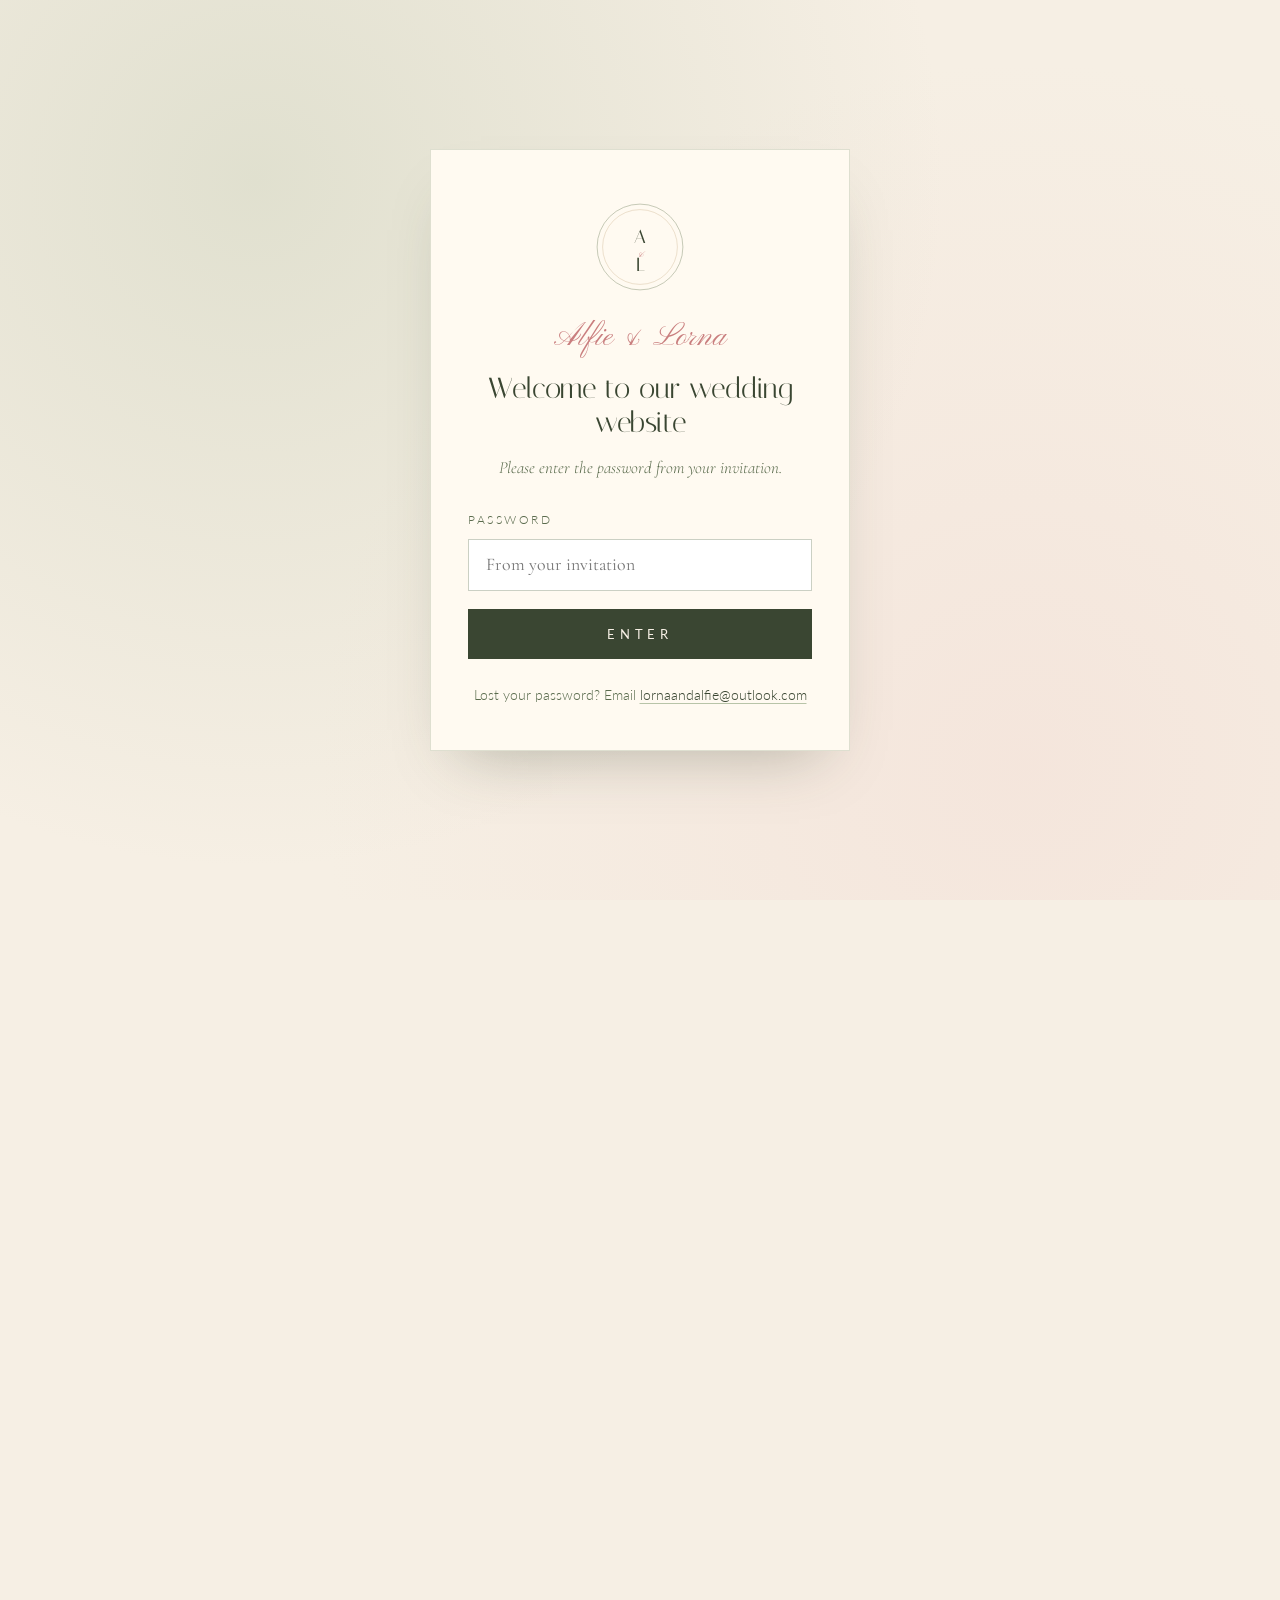
<file: faq.html>
<!DOCTYPE html>
<html lang="en-GB">
<head>
  <meta charset="UTF-8" />
  <script>document.documentElement.className += " js";</script>
  <meta name="viewport" content="width=device-width, initial-scale=1.0, viewport-fit=cover" />
  <meta name="theme-color" content="#f6efe4" />
  <!-- Private wedding site. Kept out of search engines: see also robots.txt -->
  <meta name="robots" content="noindex, nofollow" />

  <title>FAQs · Alfie &amp; Lorna</title>
  <meta name="description" content="Answers to the common questions about Alfie and Lorna's wedding: timings, parking, plus ones, the dress code and dietary needs." />
  <link rel="canonical" href="https://www.alflorna.com/faq" />

  <!-- Social share card (WhatsApp / iMessage / Facebook) -->
  <meta property="og:type" content="website" />
  <meta property="og:site_name" content="Alfie &amp; Lorna" />
  <meta property="og:title" content="FAQs · Alfie &amp; Lorna" />
  <meta property="og:description" content="Answers to the common questions about Alfie and Lorna's wedding: timings, parking, plus ones, the dress code and dietary needs." />
  <meta property="og:locale" content="en_GB" />
  <meta property="og:url" content="https://www.alflorna.com/faq" />
  <meta property="og:image" content="https://www.alflorna.com/brand_assets/header_glen.jpg" />
  <meta property="og:image:alt" content="Glen Fruin, looking over the hills near Fruin Farm" />
  <meta name="twitter:card" content="summary_large_image" />
  <meta name="twitter:image" content="https://www.alflorna.com/brand_assets/header_glen.jpg" />
  <meta name="twitter:title" content="FAQs · Alfie &amp; Lorna" />
  <meta name="twitter:description" content="Answers to the common questions about Alfie and Lorna's wedding: timings, parking, plus ones, the dress code and dietary needs." />
  <link rel="icon" href="/favicon.svg" type="image/svg+xml" />
  <link rel="preconnect" href="https://fonts.googleapis.com" />
  <link rel="preconnect" href="https://fonts.gstatic.com" crossorigin />
  <link href="https://fonts.googleapis.com/css2?family=Cormorant+Garamond:ital,wght@0,400;0,500;0,600;1,400&family=Italiana&family=Lato:wght@300;400;700&family=Pinyon+Script&display=swap" rel="stylesheet" />
  <link rel="stylesheet" href="styles.css?v=20260729-75" />

  <script type="application/ld+json">
  {
    "@context": "https://schema.org",
    "@type": "Event",
    "name": "The Wedding of Alfie & Lorna",
    "startDate": "2027-05-15T13:30:00+01:00",
    "eventStatus": "https://schema.org/EventScheduled",
    "eventAttendanceMode": "https://schema.org/OfflineEventAttendanceMode",
    "description": "The wedding of Alfie & Lorna at Fruin Farm, Glen Fruin, Loch Lomond, Scotland.",
    "location": {
      "@type": "Place",
      "name": "Fruin Farm",
      "address": {
        "@type": "PostalAddress",
        "streetAddress": "Glen Fruin",
        "addressLocality": "Helensburgh",
        "postalCode": "G84 9EE",
        "addressRegion": "Argyll and Bute",
        "addressCountry": "GB"
      },
      "geo": {
        "@type": "GeoCoordinates",
        "latitude": 56.0157,
        "longitude": -4.7270
      }
    }
  }
  </script>
</head><body>
<!-- ============ DRIFTING LEAVES BACKDROP ============ -->
  <div class="leaves" aria-hidden="true">
    <span class="leaf leaf-1"></span>
    <span class="leaf leaf-2"></span>
    <span class="leaf leaf-3"></span>
    <span class="leaf leaf-4"></span>
    <span class="leaf leaf-5"></span>
    <span class="leaf leaf-6"></span>
    <span class="leaf leaf-7"></span>
    <span class="leaf leaf-8"></span>
    <span class="leaf leaf-9"></span>
  </div>

  <!-- Right-rail navigator removed -->

<!-- ============ GUEST LOGIN GATE ============ -->
  <div id="gate" class="gate" hidden>
    <div class="gate-card">
      <svg viewBox="0 0 200 200" class="gate-mark" aria-hidden="true">
        <circle cx="100" cy="100" r="78" fill="none" stroke="#7d8a6b" stroke-width="0.8" />
        <circle cx="100" cy="100" r="68" fill="none" stroke="#b89968" stroke-width="0.5" />
        <text x="100" y="92" text-anchor="middle" font-family="Italiana, serif" font-size="34" fill="#3a4632">A</text>
        <text x="100" y="118" text-anchor="middle" font-family="Pinyon Script, cursive" font-size="22" fill="#c97e7e" font-style="italic">&amp;</text>
        <text x="100" y="144" text-anchor="middle" font-family="Italiana, serif" font-size="34" fill="#3a4632">L</text>
      </svg>
      <p class="gate-eyebrow">Alfie &amp; Lorna</p>
      <p class="gate-title">Welcome to our wedding website</p>
      <p class="gate-lead">Please enter the password from your invitation.</p>
      <form id="gate-form" class="gate-form">
        <label>Password
          <input type="password" id="gate-pass" autocomplete="current-password" placeholder="From your invitation" required />
        </label>
        <button type="submit" class="primary-btn">Enter</button>
        <p id="gate-error" class="gate-error" hidden></p>
      </form>
      <p class="gate-help">Lost your password? Email <a href="mailto:lornaandalfie@outlook.com">lornaandalfie@outlook.com</a></p>
    </div>
  </div>

  <div class="nav-backdrop" id="nav-backdrop" aria-hidden="true"></div>

  <main id="site-view">

    <!-- ============ TOP NAV ============ -->
    <nav class="topnav" id="topnav">
      <a href="/" class="brand" aria-label="Alfie and Lorna home">
        <svg viewBox="0 0 140 60" width="140" height="60">
          <text x="70" y="44" text-anchor="middle" font-family="Italiana, serif" font-size="44" fill="currentColor" letter-spacing="2">A<tspan fill="#c97e7e" font-family="Pinyon Script, cursive" font-size="36" dx="6" dy="-4">&amp;</tspan><tspan dx="6" dy="4">L</tspan></text>
        </svg>
      </a>
      <div class="nav-countdown" aria-label="Countdown to the wedding">
        <span class="cd-title">Countdown</span>
        <span class="cd-units"><span><b data-cd="days">--</b>d</span><span><b data-cd="hours">--</b>h</span><span><b data-cd="minutes">--</b>m</span><span><b data-cd="seconds">--</b>s</span></span>
      </div>
      <button class="nav-toggle" id="nav-toggle" aria-label="Open menu" aria-expanded="false">
        <span></span><span></span><span></span>
      </button>
      <ul id="nav-menu">
        <li><a href="/">Home</a></li>
        <li><a href="/day">The Day</a></li>
        <li class="nav-dropdown">
          <button type="button" class="nav-drop-btn" id="nav-drop-btn" aria-expanded="false" aria-haspopup="true">
            Info
            <svg viewBox="0 0 24 24" width="12" height="12" aria-hidden="true"><path d="M5 9 L12 16 L19 9" fill="none" stroke="currentColor" stroke-width="2" stroke-linecap="round" stroke-linejoin="round"/></svg>
          </button>
          <ul class="nav-drop-menu" id="nav-drop-menu" hidden>
            <li><a href="/#story">Our Story</a></li>
            <li><a href="/venue">Venue</a></li>
            <li><a href="/travel">Travel &amp; Stay</a></li>
            <li><a href="/gallery">Gallery</a></li>
            <li><a href="/dress">Dress Code</a></li>
            <li><a href="/gifts">Gifts</a></li>
            <li><a href="/faq">FAQs</a></li>
          </ul>
        </li>
        <li><a href="/rsvp" class="nav-rsvp">RSVP</a></li>
      </ul>
    </nav>

<!-- ============ FAQ ============ -->
    <div class="tartan-stripe" aria-hidden="true"></div>
    <section id="faq" class="section section-cream">
      <p class="section-eyebrow reveal">Questions</p>
      <h1 class="page-title reveal">Frequently asked</h1>
      <p class="lead reveal">If we've missed anything, please drop us a line.</p>

      <div class="faq">
        <details class="faq-item reveal"><summary>Are children invited?</summary><p>As much as we love your little ones, we have decided to keep our wedding day to immediate family children only (our nieces and nephews). We hope you understand and we can't wait to celebrate with you.</p></details>
        <details class="faq-item reveal"><summary>What is the dress code?</summary><p>Our dress code is <strong>A Touch of Tartan</strong>. From kilts and trews to a subtle detail in your hair or your shoes, we'd love you to add a little tartan wherever you can. Men are encouraged to wear kilts or trews if they would like to.</p></details>
        <details class="faq-item reveal"><summary>What colour are the bridesmaid dresses?</summary><p>The bridesmaid dresses will be dark green.</p></details>
        <details class="faq-item reveal"><summary>Is the wedding indoors or outdoors?</summary><p>We are planning to have an outdoor ceremony, weather permitting (this is Scotland after all!). There will also be opportunities to spend time outside throughout the day, so we recommend bringing a layer to keep you comfortable. Also, if you are planning on wearing stiletto heels, please consider wearing heel stoppers for walking on the grass.</p></details>
        <details class="faq-item reveal"><summary>Can I leave my car overnight?</summary><p>There are 25 parking spaces available. Guests can leave their cars overnight in the car park at their own risk but must collect them by noon the next day.</p></details>
        <details class="faq-item reveal"><summary>Can I bring a plus one?</summary><p>Due to venue capacity, we kindly ask that only the named guests on the RSVP list attend.</p></details>
        <details class="faq-item reveal"><summary>Do I need to bring a gift?</summary><p>Your presence is the greatest gift. However, if you wish to contribute, we would love a contribution towards our honeymoon. You'll find the details on our <a href="/gifts">Gifts page</a>.</p></details>
        <details class="faq-item reveal"><summary>What time should I arrive?</summary><p>Guests arrive from 1:00 pm. Please be seated a little before 1:30 pm so the ceremony can begin on time. Evening guests, please arrive for 6:00 pm.</p></details>
        <details class="faq-item reveal"><summary>How do I let you know about dietary needs?</summary><p>Please add anything we should know to the dietary field on your RSVP. We'll be in touch closer to the day if we need any more detail.</p></details>
      </div>
    </section>

<div class="tartan-stripe tartan-stripe-footer" aria-hidden="true"></div>

<!-- ============ FOOTER ============ -->
    <footer class="site-footer">
      <div class="footer-mark">
        <svg viewBox="0 0 100 100">
          <circle cx="50" cy="50" r="40" fill="none" stroke="#b89968" stroke-width="0.6"/>
          <text x="50" y="46" text-anchor="middle" font-family="Italiana, serif" font-size="22" fill="#f6efe4">A</text>
          <text x="50" y="62" text-anchor="middle" font-family="Pinyon Script, cursive" font-size="14" fill="#c97e7e">&amp;</text>
          <text x="50" y="78" text-anchor="middle" font-family="Italiana, serif" font-size="22" fill="#f6efe4">L</text>
        </svg>
      </div>
      <p class="footer-line">Alfie &amp; Lorna · Fruin Farm · 15 May 2027</p>
      <p class="muted">Questions? <a href="mailto:lornaandalfie@outlook.com">lornaandalfie@outlook.com</a></p>
      <p class="footer-credit"><span class="saltire" aria-label="Scotland" title="Scotland"></span></p>
      <p class="footer-by">Website by <a href="https://autoeight.ai/" target="_blank" rel="noopener">Autoeight AI</a></p>
    </footer>
  </main>

  <script src="guests.js?v=20260729-8"></script>
  <script src="app.js?v=20260729-30"></script>
</body>
</html>
</file>
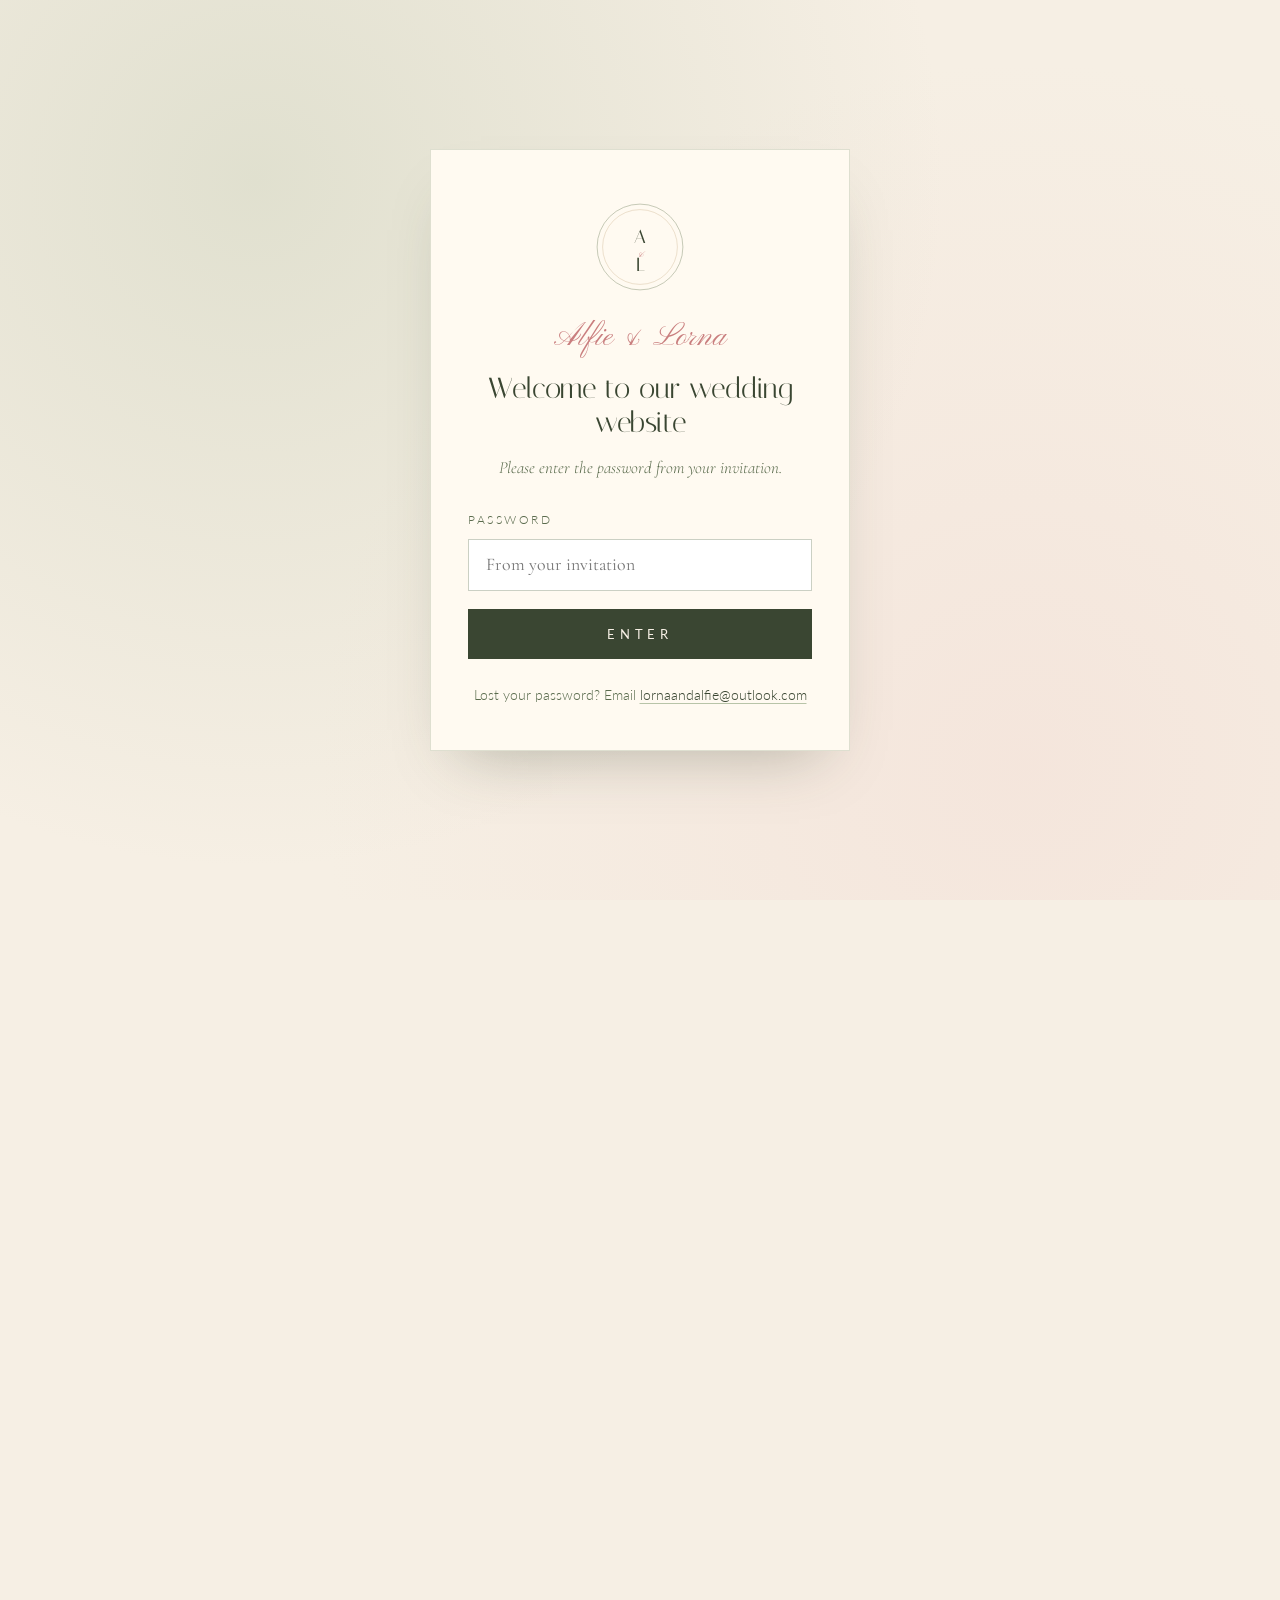
<file: gallery.html>
<!DOCTYPE html>
<html lang="en-GB">
<head>
  <meta charset="UTF-8" />
  <script>document.documentElement.className += " js";</script>
  <meta name="viewport" content="width=device-width, initial-scale=1.0, viewport-fit=cover" />
  <meta name="theme-color" content="#f6efe4" />
  <!-- Private wedding site. Kept out of search engines: see also robots.txt -->
  <meta name="robots" content="noindex, nofollow" />

  <title>Gallery · Alfie &amp; Lorna</title>
  <meta name="description" content="A few of our favourite photographs of Alfie and Lorna, ahead of our wedding at Fruin Farm on 15 May 2027." />
  <link rel="canonical" href="https://www.alflorna.com/gallery" />

  <!-- Social share card (WhatsApp / iMessage / Facebook) -->
  <meta property="og:type" content="website" />
  <meta property="og:site_name" content="Alfie &amp; Lorna" />
  <meta property="og:title" content="Gallery · Alfie &amp; Lorna" />
  <meta property="og:description" content="A few of our favourite photographs of Alfie and Lorna, ahead of our wedding at Fruin Farm on 15 May 2027." />
  <meta property="og:locale" content="en_GB" />
  <meta property="og:url" content="https://www.alflorna.com/gallery" />
  <meta property="og:image" content="https://www.alflorna.com/brand_assets/header_glen.jpg" />
  <meta property="og:image:alt" content="Glen Fruin, looking over the hills near Fruin Farm" />
  <meta name="twitter:card" content="summary_large_image" />
  <meta name="twitter:image" content="https://www.alflorna.com/brand_assets/header_glen.jpg" />
  <meta name="twitter:title" content="Gallery · Alfie &amp; Lorna" />
  <meta name="twitter:description" content="A few of our favourite photographs of Alfie and Lorna, ahead of our wedding at Fruin Farm on 15 May 2027." />
  <link rel="icon" href="/favicon.svg" type="image/svg+xml" />
  <link rel="preconnect" href="https://fonts.googleapis.com" />
  <link rel="preconnect" href="https://fonts.gstatic.com" crossorigin />
  <link href="https://fonts.googleapis.com/css2?family=Cormorant+Garamond:ital,wght@0,400;0,500;0,600;1,400&family=Italiana&family=Lato:wght@300;400;700&family=Pinyon+Script&display=swap" rel="stylesheet" />
  <link rel="stylesheet" href="styles.css?v=20260729-75" />

  <script type="application/ld+json">
  {
    "@context": "https://schema.org",
    "@type": "Event",
    "name": "The Wedding of Alfie & Lorna",
    "startDate": "2027-05-15T13:30:00+01:00",
    "eventStatus": "https://schema.org/EventScheduled",
    "eventAttendanceMode": "https://schema.org/OfflineEventAttendanceMode",
    "description": "The wedding of Alfie & Lorna at Fruin Farm, Glen Fruin, Loch Lomond, Scotland.",
    "location": {
      "@type": "Place",
      "name": "Fruin Farm",
      "address": {
        "@type": "PostalAddress",
        "streetAddress": "Glen Fruin",
        "addressLocality": "Helensburgh",
        "postalCode": "G84 9EE",
        "addressRegion": "Argyll and Bute",
        "addressCountry": "GB"
      },
      "geo": {
        "@type": "GeoCoordinates",
        "latitude": 56.0157,
        "longitude": -4.7270
      }
    }
  }
  </script>
</head><body>
<!-- ============ DRIFTING LEAVES BACKDROP ============ -->
  <div class="leaves" aria-hidden="true">
    <span class="leaf leaf-1"></span>
    <span class="leaf leaf-2"></span>
    <span class="leaf leaf-3"></span>
    <span class="leaf leaf-4"></span>
    <span class="leaf leaf-5"></span>
    <span class="leaf leaf-6"></span>
    <span class="leaf leaf-7"></span>
    <span class="leaf leaf-8"></span>
    <span class="leaf leaf-9"></span>
  </div>

  <!-- Right-rail navigator removed -->

<!-- ============ GUEST LOGIN GATE ============ -->
  <div id="gate" class="gate" hidden>
    <div class="gate-card">
      <svg viewBox="0 0 200 200" class="gate-mark" aria-hidden="true">
        <circle cx="100" cy="100" r="78" fill="none" stroke="#7d8a6b" stroke-width="0.8" />
        <circle cx="100" cy="100" r="68" fill="none" stroke="#b89968" stroke-width="0.5" />
        <text x="100" y="92" text-anchor="middle" font-family="Italiana, serif" font-size="34" fill="#3a4632">A</text>
        <text x="100" y="118" text-anchor="middle" font-family="Pinyon Script, cursive" font-size="22" fill="#c97e7e" font-style="italic">&amp;</text>
        <text x="100" y="144" text-anchor="middle" font-family="Italiana, serif" font-size="34" fill="#3a4632">L</text>
      </svg>
      <p class="gate-eyebrow">Alfie &amp; Lorna</p>
      <p class="gate-title">Welcome to our wedding website</p>
      <p class="gate-lead">Please enter the password from your invitation.</p>
      <form id="gate-form" class="gate-form">
        <label>Password
          <input type="password" id="gate-pass" autocomplete="current-password" placeholder="From your invitation" required />
        </label>
        <button type="submit" class="primary-btn">Enter</button>
        <p id="gate-error" class="gate-error" hidden></p>
      </form>
      <p class="gate-help">Lost your password? Email <a href="mailto:lornaandalfie@outlook.com">lornaandalfie@outlook.com</a></p>
    </div>
  </div>

  <div class="nav-backdrop" id="nav-backdrop" aria-hidden="true"></div>

  <main id="site-view">

    <!-- ============ TOP NAV ============ -->
    <nav class="topnav" id="topnav">
      <a href="/" class="brand" aria-label="Alfie and Lorna home">
        <svg viewBox="0 0 140 60" width="140" height="60">
          <text x="70" y="44" text-anchor="middle" font-family="Italiana, serif" font-size="44" fill="currentColor" letter-spacing="2">A<tspan fill="#c97e7e" font-family="Pinyon Script, cursive" font-size="36" dx="6" dy="-4">&amp;</tspan><tspan dx="6" dy="4">L</tspan></text>
        </svg>
      </a>
      <div class="nav-countdown" aria-label="Countdown to the wedding">
        <span class="cd-title">Countdown</span>
        <span class="cd-units"><span><b data-cd="days">--</b>d</span><span><b data-cd="hours">--</b>h</span><span><b data-cd="minutes">--</b>m</span><span><b data-cd="seconds">--</b>s</span></span>
      </div>
      <button class="nav-toggle" id="nav-toggle" aria-label="Open menu" aria-expanded="false">
        <span></span><span></span><span></span>
      </button>
      <ul id="nav-menu">
        <li><a href="/">Home</a></li>
        <li><a href="/day">The Day</a></li>
        <li class="nav-dropdown">
          <button type="button" class="nav-drop-btn" id="nav-drop-btn" aria-expanded="false" aria-haspopup="true">
            Info
            <svg viewBox="0 0 24 24" width="12" height="12" aria-hidden="true"><path d="M5 9 L12 16 L19 9" fill="none" stroke="currentColor" stroke-width="2" stroke-linecap="round" stroke-linejoin="round"/></svg>
          </button>
          <ul class="nav-drop-menu" id="nav-drop-menu" hidden>
            <li><a href="/#story">Our Story</a></li>
            <li><a href="/venue">Venue</a></li>
            <li><a href="/travel">Travel &amp; Stay</a></li>
            <li><a href="/gallery">Gallery</a></li>
            <li><a href="/dress">Dress Code</a></li>
            <li><a href="/gifts">Gifts</a></li>
            <li><a href="/faq">FAQs</a></li>
          </ul>
        </li>
        <li><a href="/rsvp" class="nav-rsvp">RSVP</a></li>
      </ul>
    </nav>

<!-- ============ GALLERY ============ -->
    <div class="tartan-stripe" aria-hidden="true"></div>
    <section id="gallery" class="section section-sage gallery-section">
      <h1 class="page-title reveal">A few of our favourites</h1>
      <p class="lead reveal">Photographs from our adventures so far.</p>

      <div class="gallery" id="gallery-grid"></div>
      <p class="gallery-empty" id="gallery-empty" hidden>Photos coming soon.</p>

      <div class="lightbox" id="lightbox" hidden>
        <button type="button" class="lb-close" id="lb-close" aria-label="Close">&#215;</button>
        <button type="button" class="lb-prev" id="lb-prev" aria-label="Previous photo">&#8249;</button>
        <img id="lb-img" alt="" />
        <p class="lb-caption" id="lb-caption"></p>
        <button type="button" class="lb-next" id="lb-next" aria-label="Next photo">&#8250;</button>
      </div>
    </section>

    <div class="tartan-stripe tartan-stripe-footer" aria-hidden="true"></div>

<!-- ============ FOOTER ============ -->
    <footer class="site-footer">
      <div class="footer-mark">
        <svg viewBox="0 0 100 100">
          <circle cx="50" cy="50" r="40" fill="none" stroke="#b89968" stroke-width="0.6"/>
          <text x="50" y="46" text-anchor="middle" font-family="Italiana, serif" font-size="22" fill="#f6efe4">A</text>
          <text x="50" y="62" text-anchor="middle" font-family="Pinyon Script, cursive" font-size="14" fill="#c97e7e">&amp;</text>
          <text x="50" y="78" text-anchor="middle" font-family="Italiana, serif" font-size="22" fill="#f6efe4">L</text>
        </svg>
      </div>
      <p class="footer-line">Alfie &amp; Lorna · Fruin Farm · 15 May 2027</p>
      <p class="muted">Questions? <a href="mailto:lornaandalfie@outlook.com">lornaandalfie@outlook.com</a></p>
      <p class="footer-credit"><span class="saltire" aria-label="Scotland" title="Scotland"></span></p>
      <p class="footer-by">Website by <a href="https://autoeight.ai/" target="_blank" rel="noopener">Autoeight AI</a></p>
    </footer>
  </main>

  <script src="gallery-photos.js?v=2"></script>
  <script src="guests.js?v=20260729-8"></script>
  <script src="app.js?v=20260729-30"></script>
</body>
</html>
</file>
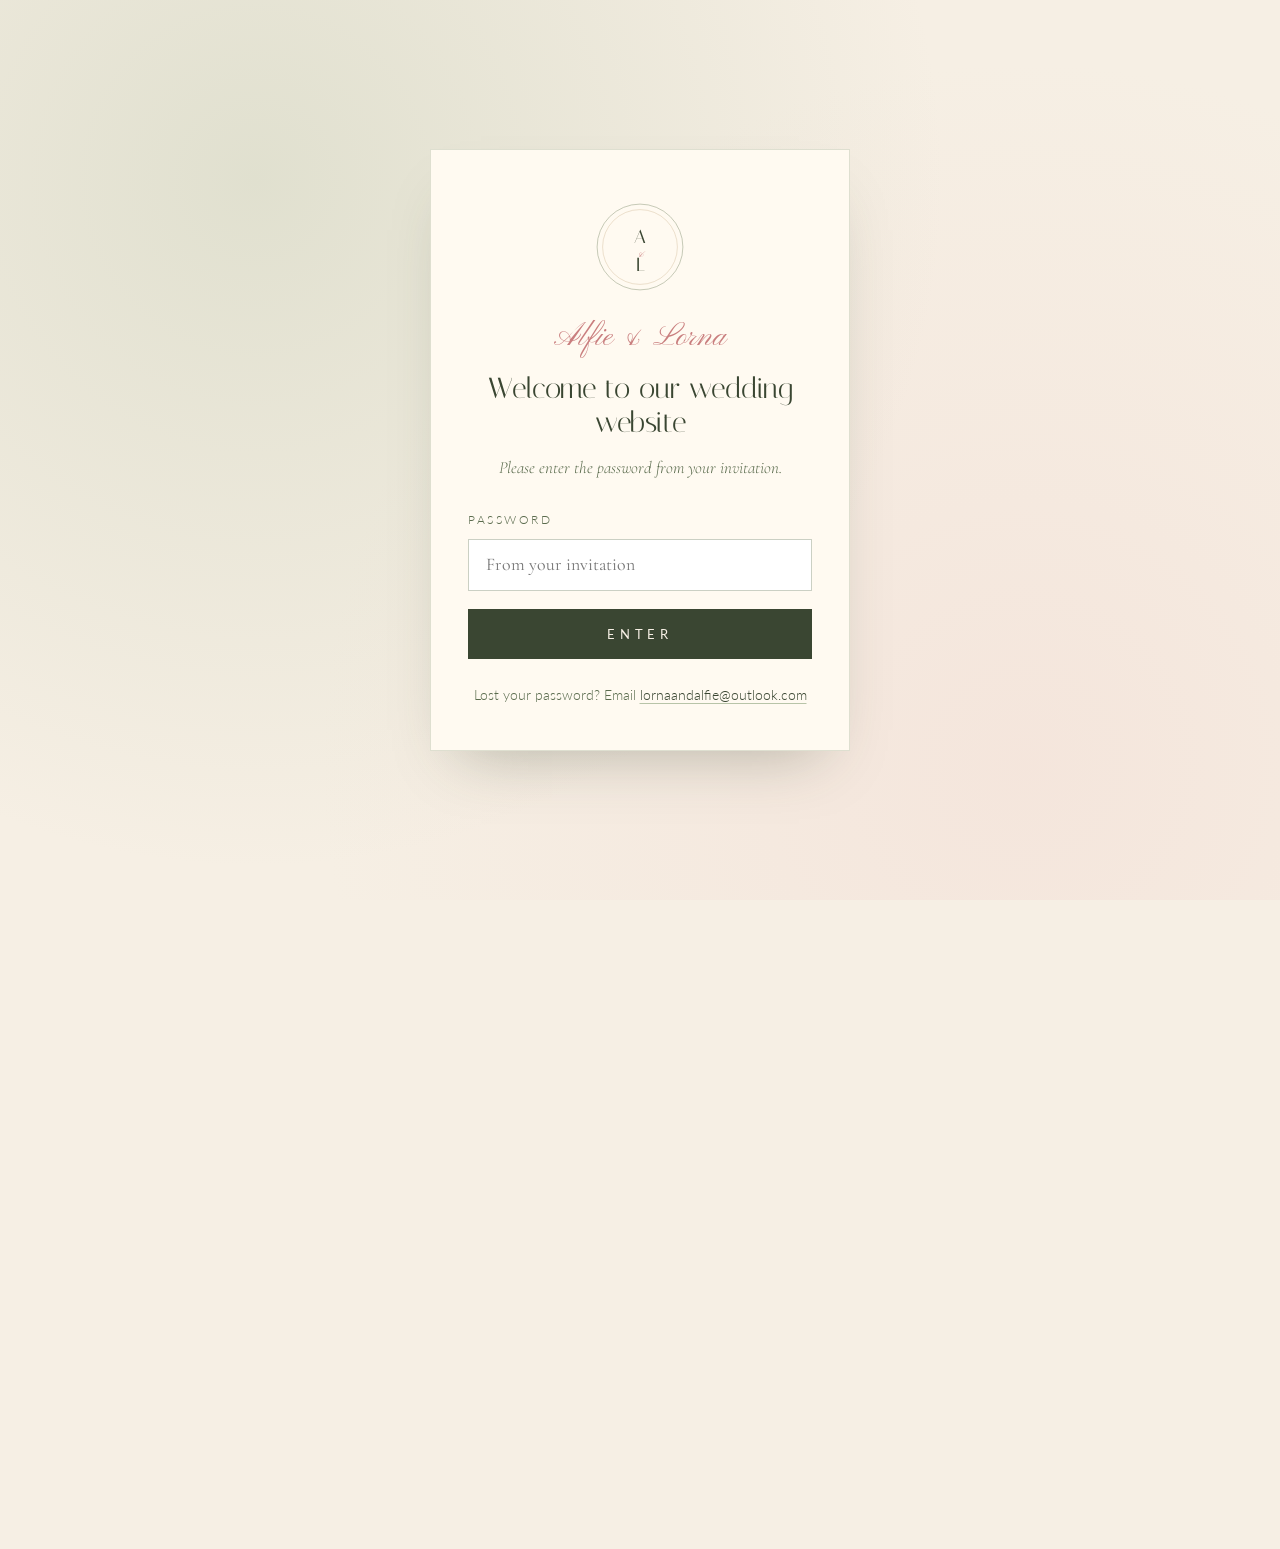
<file: gifts.html>
<!DOCTYPE html>
<html lang="en-GB">
<head>
  <meta charset="UTF-8" />
  <script>document.documentElement.className += " js";</script>
  <meta name="viewport" content="width=device-width, initial-scale=1.0, viewport-fit=cover" />
  <meta name="theme-color" content="#f6efe4" />
  <!-- Private wedding site. Kept out of search engines: see also robots.txt -->
  <meta name="robots" content="noindex, nofollow" />

  <title>Gifts · Alfie &amp; Lorna</title>
  <meta name="description" content="Gift ideas for Alfie and Lorna's wedding: your presence is the only present we need, but if you would like to contribute towards our honeymoon, here is how." />
  <link rel="canonical" href="https://www.alflorna.com/gifts" />

  <!-- Social share card (WhatsApp / iMessage / Facebook) -->
  <meta property="og:type" content="website" />
  <meta property="og:site_name" content="Alfie &amp; Lorna" />
  <meta property="og:title" content="Gifts · Alfie &amp; Lorna" />
  <meta property="og:description" content="Gift ideas for Alfie and Lorna's wedding: your presence is the only present we need, but if you would like to contribute towards our honeymoon, here is how." />
  <meta property="og:locale" content="en_GB" />
  <meta property="og:url" content="https://www.alflorna.com/gifts" />
  <meta property="og:image" content="https://www.alflorna.com/brand_assets/header_glen.jpg" />
  <meta property="og:image:alt" content="Glen Fruin, looking over the hills near Fruin Farm" />
  <meta name="twitter:card" content="summary_large_image" />
  <meta name="twitter:image" content="https://www.alflorna.com/brand_assets/header_glen.jpg" />
  <meta name="twitter:title" content="Gifts · Alfie &amp; Lorna" />
  <meta name="twitter:description" content="Gift ideas for Alfie and Lorna's wedding: your presence is the only present we need, but if you would like to contribute towards our honeymoon, here is how." />
  <link rel="icon" href="/favicon.svg" type="image/svg+xml" />
  <link rel="preconnect" href="https://fonts.googleapis.com" />
  <link rel="preconnect" href="https://fonts.gstatic.com" crossorigin />
  <link href="https://fonts.googleapis.com/css2?family=Cormorant+Garamond:ital,wght@0,400;0,500;0,600;1,400&family=Italiana&family=Lato:wght@300;400;700&family=Pinyon+Script&display=swap" rel="stylesheet" />
  <link rel="stylesheet" href="styles.css?v=20260729-75" />

  <script type="application/ld+json">
  {
    "@context": "https://schema.org",
    "@type": "Event",
    "name": "The Wedding of Alfie & Lorna",
    "startDate": "2027-05-15T13:30:00+01:00",
    "eventStatus": "https://schema.org/EventScheduled",
    "eventAttendanceMode": "https://schema.org/OfflineEventAttendanceMode",
    "description": "The wedding of Alfie & Lorna at Fruin Farm, Glen Fruin, Loch Lomond, Scotland.",
    "location": {
      "@type": "Place",
      "name": "Fruin Farm",
      "address": {
        "@type": "PostalAddress",
        "streetAddress": "Glen Fruin",
        "addressLocality": "Helensburgh",
        "postalCode": "G84 9EE",
        "addressRegion": "Argyll and Bute",
        "addressCountry": "GB"
      },
      "geo": {
        "@type": "GeoCoordinates",
        "latitude": 56.0157,
        "longitude": -4.7270
      }
    }
  }
  </script>
</head><body>
<!-- ============ DRIFTING LEAVES BACKDROP ============ -->
  <div class="leaves" aria-hidden="true">
    <span class="leaf leaf-1"></span>
    <span class="leaf leaf-2"></span>
    <span class="leaf leaf-3"></span>
    <span class="leaf leaf-4"></span>
    <span class="leaf leaf-5"></span>
    <span class="leaf leaf-6"></span>
    <span class="leaf leaf-7"></span>
    <span class="leaf leaf-8"></span>
    <span class="leaf leaf-9"></span>
  </div>

  <!-- Right-rail navigator removed -->

<!-- ============ GUEST LOGIN GATE ============ -->
  <div id="gate" class="gate" hidden>
    <div class="gate-card">
      <svg viewBox="0 0 200 200" class="gate-mark" aria-hidden="true">
        <circle cx="100" cy="100" r="78" fill="none" stroke="#7d8a6b" stroke-width="0.8" />
        <circle cx="100" cy="100" r="68" fill="none" stroke="#b89968" stroke-width="0.5" />
        <text x="100" y="92" text-anchor="middle" font-family="Italiana, serif" font-size="34" fill="#3a4632">A</text>
        <text x="100" y="118" text-anchor="middle" font-family="Pinyon Script, cursive" font-size="22" fill="#c97e7e" font-style="italic">&amp;</text>
        <text x="100" y="144" text-anchor="middle" font-family="Italiana, serif" font-size="34" fill="#3a4632">L</text>
      </svg>
      <p class="gate-eyebrow">Alfie &amp; Lorna</p>
      <p class="gate-title">Welcome to our wedding website</p>
      <p class="gate-lead">Please enter the password from your invitation.</p>
      <form id="gate-form" class="gate-form">
        <label>Password
          <input type="password" id="gate-pass" autocomplete="current-password" placeholder="From your invitation" required />
        </label>
        <button type="submit" class="primary-btn">Enter</button>
        <p id="gate-error" class="gate-error" hidden></p>
      </form>
      <p class="gate-help">Lost your password? Email <a href="mailto:lornaandalfie@outlook.com">lornaandalfie@outlook.com</a></p>
    </div>
  </div>

  <div class="nav-backdrop" id="nav-backdrop" aria-hidden="true"></div>

  <main id="site-view">

    <!-- ============ TOP NAV ============ -->
    <nav class="topnav" id="topnav">
      <a href="/" class="brand" aria-label="Alfie and Lorna home">
        <svg viewBox="0 0 140 60" width="140" height="60">
          <text x="70" y="44" text-anchor="middle" font-family="Italiana, serif" font-size="44" fill="currentColor" letter-spacing="2">A<tspan fill="#c97e7e" font-family="Pinyon Script, cursive" font-size="36" dx="6" dy="-4">&amp;</tspan><tspan dx="6" dy="4">L</tspan></text>
        </svg>
      </a>
      <div class="nav-countdown" aria-label="Countdown to the wedding">
        <span class="cd-title">Countdown</span>
        <span class="cd-units"><span><b data-cd="days">--</b>d</span><span><b data-cd="hours">--</b>h</span><span><b data-cd="minutes">--</b>m</span><span><b data-cd="seconds">--</b>s</span></span>
      </div>
      <button class="nav-toggle" id="nav-toggle" aria-label="Open menu" aria-expanded="false">
        <span></span><span></span><span></span>
      </button>
      <ul id="nav-menu">
        <li><a href="/">Home</a></li>
        <li><a href="/day">The Day</a></li>
        <li class="nav-dropdown">
          <button type="button" class="nav-drop-btn" id="nav-drop-btn" aria-expanded="false" aria-haspopup="true">
            Info
            <svg viewBox="0 0 24 24" width="12" height="12" aria-hidden="true"><path d="M5 9 L12 16 L19 9" fill="none" stroke="currentColor" stroke-width="2" stroke-linecap="round" stroke-linejoin="round"/></svg>
          </button>
          <ul class="nav-drop-menu" id="nav-drop-menu" hidden>
            <li><a href="/#story">Our Story</a></li>
            <li><a href="/venue">Venue</a></li>
            <li><a href="/travel">Travel &amp; Stay</a></li>
            <li><a href="/gallery">Gallery</a></li>
            <li><a href="/dress">Dress Code</a></li>
            <li><a href="/gifts">Gifts</a></li>
            <li><a href="/faq">FAQs</a></li>
          </ul>
        </li>
        <li><a href="/rsvp" class="nav-rsvp">RSVP</a></li>
      </ul>
    </nav>

<!-- ============ GIFTS ============ -->
    <div class="tartan-stripe" aria-hidden="true"></div>
    <section id="gifts" class="section section-cream registry-section">
      <p class="section-eyebrow reveal">Gifts</p>
      <h1 class="page-title reveal">Gifts</h1>
      <p class="lead reveal">Your presence is the only present we need.</p>

      <div class="registry-card reveal">
        <svg viewBox="0 0 60 60" class="gift-icon" aria-hidden="true">
          <rect x="10" y="22" width="40" height="30" fill="none" stroke="#3a4632" stroke-width="1.4"/>
          <rect x="6" y="18" width="48" height="8" fill="none" stroke="#3a4632" stroke-width="1.4"/>
          <path d="M30 18 V52 M22 18 Q14 8 22 8 Q30 8 30 18 Q30 8 38 8 Q46 8 38 18" fill="none" stroke="#c97e7e" stroke-width="1.4"/>
        </svg>
        <p>Having you with us at Fruin Farm is the greatest gift. If you'd like to mark the day with something as well, we would love a contribution towards our honeymoon.</p>
        <div class="bank-details">
          <p class="bank-lead">If you'd like to contribute, our bank details are:</p>
          <dl>
            <dt>Name</dt><dd>Lorna Beattie</dd>
            <dt>Sort code</dt><dd>60-84-07</dd>
            <dt>Account number</dt><dd>7410 4995</dd>
          </dl>
        </div>
        <p class="muted">Questions? Have a look at our <a href="/faq">FAQs</a> or email <a href="mailto:lornaandalfie@outlook.com">lornaandalfie@outlook.com</a>.</p>
      </div>
    </section>

    <div class="tartan-stripe tartan-stripe-footer" aria-hidden="true"></div>

<!-- ============ FOOTER ============ -->
    <footer class="site-footer">
      <div class="footer-mark">
        <svg viewBox="0 0 100 100">
          <circle cx="50" cy="50" r="40" fill="none" stroke="#b89968" stroke-width="0.6"/>
          <text x="50" y="46" text-anchor="middle" font-family="Italiana, serif" font-size="22" fill="#f6efe4">A</text>
          <text x="50" y="62" text-anchor="middle" font-family="Pinyon Script, cursive" font-size="14" fill="#c97e7e">&amp;</text>
          <text x="50" y="78" text-anchor="middle" font-family="Italiana, serif" font-size="22" fill="#f6efe4">L</text>
        </svg>
      </div>
      <p class="footer-line">Alfie &amp; Lorna · Fruin Farm · 15 May 2027</p>
      <p class="muted">Questions? <a href="mailto:lornaandalfie@outlook.com">lornaandalfie@outlook.com</a></p>
      <p class="footer-credit"><span class="saltire" aria-label="Scotland" title="Scotland"></span></p>
      <p class="footer-by">Website by <a href="https://autoeight.ai/" target="_blank" rel="noopener">Autoeight AI</a></p>
    </footer>
  </main>

  <script src="guests.js?v=20260729-8"></script>
  <script src="app.js?v=20260729-30"></script>
</body>
</html>
</file>
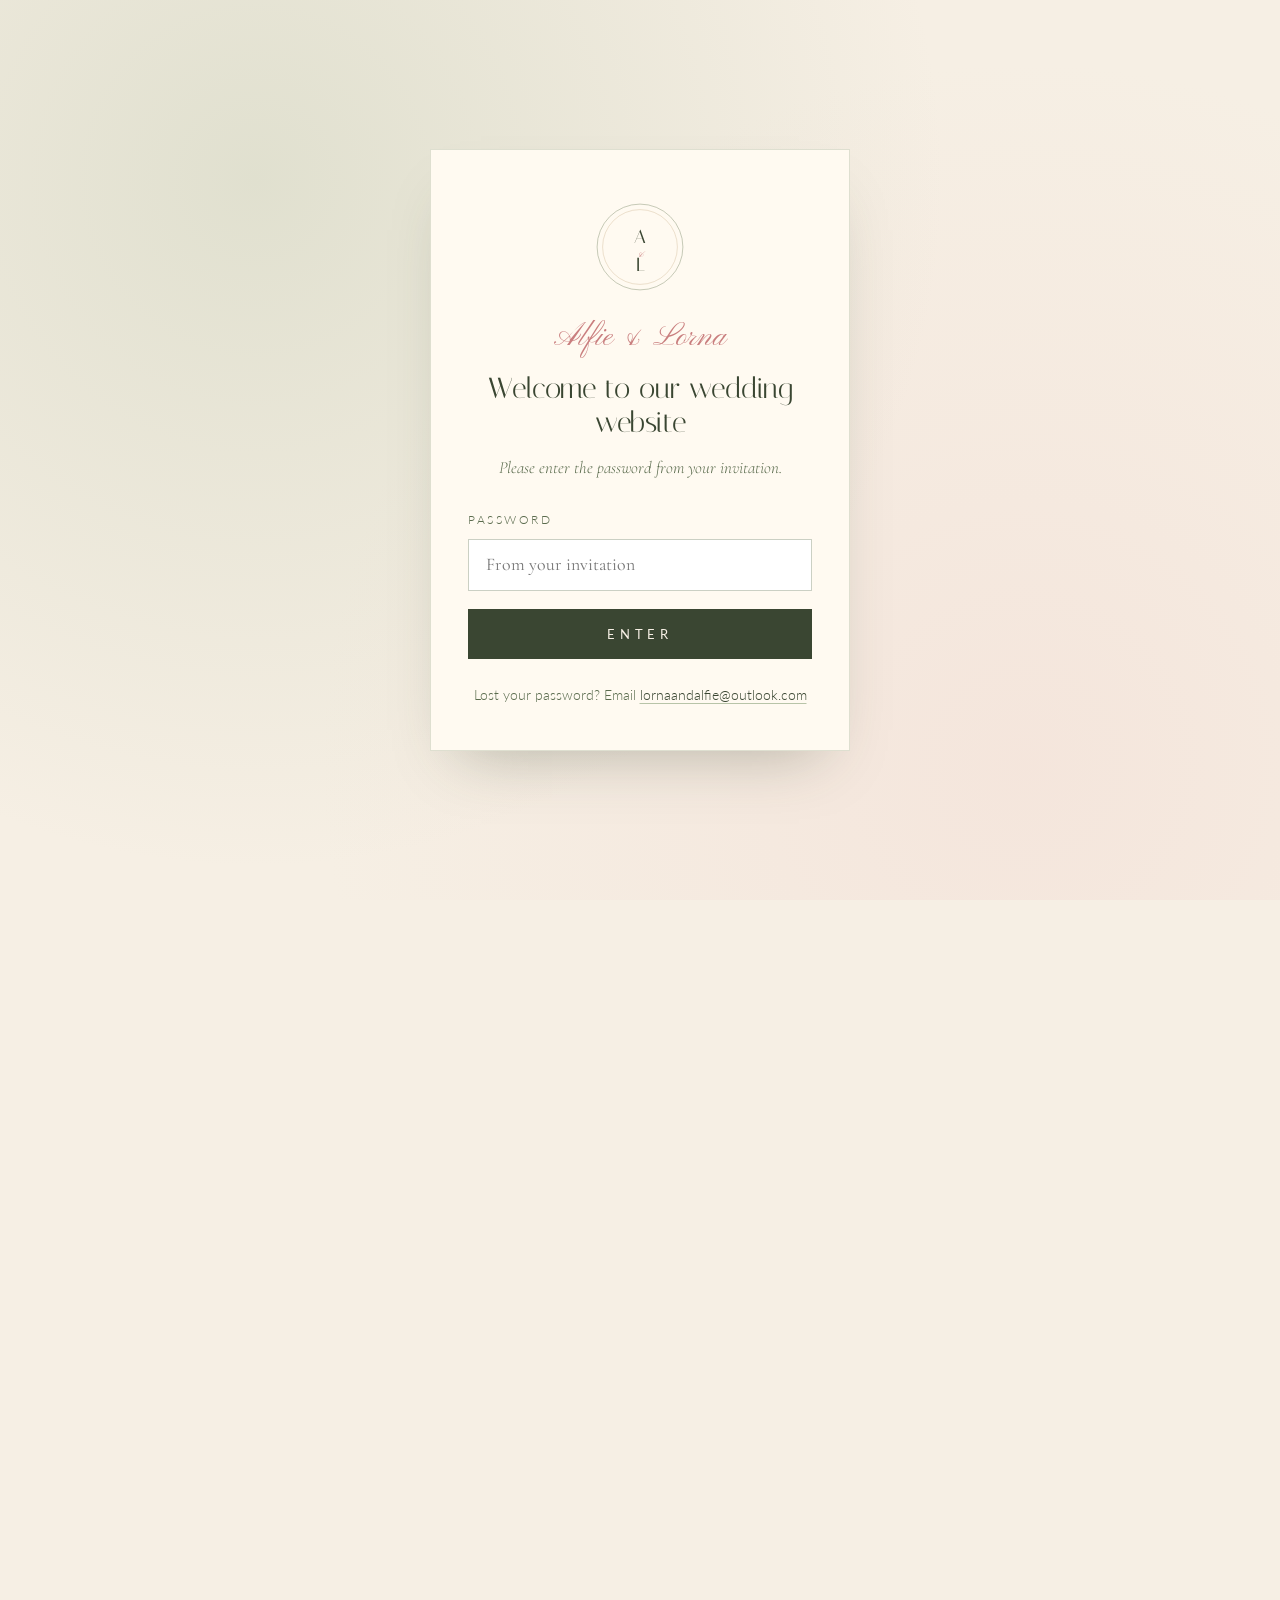
<file: rsvp.html>
<!DOCTYPE html>
<html lang="en-GB">
<head>
  <meta charset="UTF-8" />
  <script>document.documentElement.className += " js";</script>
  <meta name="viewport" content="width=device-width, initial-scale=1.0, viewport-fit=cover" />
  <meta name="theme-color" content="#f6efe4" />
  <!-- Private wedding site. Kept out of search engines: see also robots.txt -->
  <meta name="robots" content="noindex, nofollow" />

  <title>RSVP · Alfie &amp; Lorna</title>
  <meta name="description" content="RSVP to Alfie and Lorna's wedding at Fruin Farm on 15 May 2027. Please reply by 1st October." />
  <link rel="canonical" href="https://www.alflorna.com/rsvp" />

  <!-- Social share card (WhatsApp / iMessage / Facebook) -->
  <meta property="og:type" content="website" />
  <meta property="og:site_name" content="Alfie &amp; Lorna" />
  <meta property="og:title" content="RSVP · Alfie &amp; Lorna" />
  <meta property="og:description" content="RSVP to Alfie and Lorna's wedding at Fruin Farm on 15 May 2027. Please reply by 1st October." />
  <meta property="og:locale" content="en_GB" />
  <meta property="og:url" content="https://www.alflorna.com/rsvp" />
  <meta property="og:image" content="https://www.alflorna.com/brand_assets/header_glen.jpg" />
  <meta property="og:image:alt" content="Glen Fruin, looking over the hills near Fruin Farm" />
  <meta name="twitter:card" content="summary_large_image" />
  <meta name="twitter:image" content="https://www.alflorna.com/brand_assets/header_glen.jpg" />
  <meta name="twitter:title" content="RSVP · Alfie &amp; Lorna" />
  <meta name="twitter:description" content="RSVP to Alfie and Lorna's wedding at Fruin Farm on 15 May 2027. Please reply by 1st October." />
  <link rel="icon" href="/favicon.svg" type="image/svg+xml" />
  <link rel="preconnect" href="https://fonts.googleapis.com" />
  <link rel="preconnect" href="https://fonts.gstatic.com" crossorigin />
  <link href="https://fonts.googleapis.com/css2?family=Cormorant+Garamond:ital,wght@0,400;0,500;0,600;1,400&family=Italiana&family=Lato:wght@300;400;700&family=Pinyon+Script&display=swap" rel="stylesheet" />
  <link rel="stylesheet" href="styles.css?v=20260729-75" />

  <script type="application/ld+json">
  {
    "@context": "https://schema.org",
    "@type": "Event",
    "name": "The Wedding of Alfie & Lorna",
    "startDate": "2027-05-15T13:30:00+01:00",
    "eventStatus": "https://schema.org/EventScheduled",
    "eventAttendanceMode": "https://schema.org/OfflineEventAttendanceMode",
    "description": "The wedding of Alfie & Lorna at Fruin Farm, Glen Fruin, Loch Lomond, Scotland.",
    "location": {
      "@type": "Place",
      "name": "Fruin Farm",
      "address": {
        "@type": "PostalAddress",
        "streetAddress": "Glen Fruin",
        "addressLocality": "Helensburgh",
        "postalCode": "G84 9EE",
        "addressRegion": "Argyll and Bute",
        "addressCountry": "GB"
      },
      "geo": {
        "@type": "GeoCoordinates",
        "latitude": 56.0157,
        "longitude": -4.7270
      }
    }
  }
  </script>
</head><body>
<!-- ============ DRIFTING LEAVES BACKDROP ============ -->
  <div class="leaves" aria-hidden="true">
    <span class="leaf leaf-1"></span>
    <span class="leaf leaf-2"></span>
    <span class="leaf leaf-3"></span>
    <span class="leaf leaf-4"></span>
    <span class="leaf leaf-5"></span>
    <span class="leaf leaf-6"></span>
    <span class="leaf leaf-7"></span>
    <span class="leaf leaf-8"></span>
    <span class="leaf leaf-9"></span>
  </div>

  <!-- Right-rail navigator removed -->

<!-- ============ GUEST LOGIN GATE ============ -->
  <div id="gate" class="gate" hidden>
    <div class="gate-card">
      <svg viewBox="0 0 200 200" class="gate-mark" aria-hidden="true">
        <circle cx="100" cy="100" r="78" fill="none" stroke="#7d8a6b" stroke-width="0.8" />
        <circle cx="100" cy="100" r="68" fill="none" stroke="#b89968" stroke-width="0.5" />
        <text x="100" y="92" text-anchor="middle" font-family="Italiana, serif" font-size="34" fill="#3a4632">A</text>
        <text x="100" y="118" text-anchor="middle" font-family="Pinyon Script, cursive" font-size="22" fill="#c97e7e" font-style="italic">&amp;</text>
        <text x="100" y="144" text-anchor="middle" font-family="Italiana, serif" font-size="34" fill="#3a4632">L</text>
      </svg>
      <p class="gate-eyebrow">Alfie &amp; Lorna</p>
      <p class="gate-title">Welcome to our wedding website</p>
      <p class="gate-lead">Please enter the password from your invitation.</p>
      <form id="gate-form" class="gate-form">
        <label>Password
          <input type="password" id="gate-pass" autocomplete="current-password" placeholder="From your invitation" required />
        </label>
        <button type="submit" class="primary-btn">Enter</button>
        <p id="gate-error" class="gate-error" hidden></p>
      </form>
      <p class="gate-help">Lost your password? Email <a href="mailto:lornaandalfie@outlook.com">lornaandalfie@outlook.com</a></p>
    </div>
  </div>

  <div class="nav-backdrop" id="nav-backdrop" aria-hidden="true"></div>

  <main id="site-view">

    <!-- ============ TOP NAV ============ -->
    <nav class="topnav" id="topnav">
      <a href="/" class="brand" aria-label="Alfie and Lorna home">
        <svg viewBox="0 0 140 60" width="140" height="60">
          <text x="70" y="44" text-anchor="middle" font-family="Italiana, serif" font-size="44" fill="currentColor" letter-spacing="2">A<tspan fill="#c97e7e" font-family="Pinyon Script, cursive" font-size="36" dx="6" dy="-4">&amp;</tspan><tspan dx="6" dy="4">L</tspan></text>
        </svg>
      </a>
      <div class="nav-countdown" aria-label="Countdown to the wedding">
        <span class="cd-title">Countdown</span>
        <span class="cd-units"><span><b data-cd="days">--</b>d</span><span><b data-cd="hours">--</b>h</span><span><b data-cd="minutes">--</b>m</span><span><b data-cd="seconds">--</b>s</span></span>
      </div>
      <button class="nav-toggle" id="nav-toggle" aria-label="Open menu" aria-expanded="false">
        <span></span><span></span><span></span>
      </button>
      <ul id="nav-menu">
        <li><a href="/">Home</a></li>
        <li><a href="/day">The Day</a></li>
        <li class="nav-dropdown">
          <button type="button" class="nav-drop-btn" id="nav-drop-btn" aria-expanded="false" aria-haspopup="true">
            Info
            <svg viewBox="0 0 24 24" width="12" height="12" aria-hidden="true"><path d="M5 9 L12 16 L19 9" fill="none" stroke="currentColor" stroke-width="2" stroke-linecap="round" stroke-linejoin="round"/></svg>
          </button>
          <ul class="nav-drop-menu" id="nav-drop-menu" hidden>
            <li><a href="/#story">Our Story</a></li>
            <li><a href="/venue">Venue</a></li>
            <li><a href="/travel">Travel &amp; Stay</a></li>
            <li><a href="/gallery">Gallery</a></li>
            <li><a href="/dress">Dress Code</a></li>
            <li><a href="/gifts">Gifts</a></li>
            <li><a href="/faq">FAQs</a></li>
          </ul>
        </li>
        <li><a href="/rsvp" class="nav-rsvp">RSVP</a></li>
      </ul>
    </nav>

<!-- ============ RSVP ============ -->
    <div class="tartan-stripe" aria-hidden="true"></div>
    <section id="rsvp" class="section section-blush">
      <div class="rsvp-frame reveal">
        <div class="rsvp-flip" id="rsvp-flip">
        <div class="rsvp-face rsvp-front">
        <div class="rsvp-fx" aria-hidden="true">
          <svg class="rsvp-fx-line" viewBox="0 0 100 100" preserveAspectRatio="none">
            <rect class="rsvp-fx-runner" x="0.7" y="0.7" width="98.6" height="98.6" fill="none"
                  pathLength="100" vector-effect="non-scaling-stroke" />
          </svg>
          <span class="rsvp-spark" style="left:12%;top:0%;--dx:0px;--dy:-16px;animation-delay:0s"></span>
          <span class="rsvp-spark" style="left:38%;top:0%;--dx:0px;--dy:-16px;animation-delay:.08s"></span>
          <span class="rsvp-spark" style="left:62%;top:0%;--dx:0px;--dy:-16px;animation-delay:.16s"></span>
          <span class="rsvp-spark" style="left:88%;top:0%;--dx:0px;--dy:-16px;animation-delay:.24s"></span>
          <span class="rsvp-spark" style="left:100%;top:25%;--dx:16px;--dy:0px;animation-delay:.33s"></span>
          <span class="rsvp-spark" style="left:100%;top:60%;--dx:16px;--dy:0px;animation-delay:.45s"></span>
          <span class="rsvp-spark" style="left:88%;top:100%;--dx:0px;--dy:16px;animation-delay:.55s"></span>
          <span class="rsvp-spark" style="left:60%;top:100%;--dx:0px;--dy:16px;animation-delay:.63s"></span>
          <span class="rsvp-spark" style="left:35%;top:100%;--dx:0px;--dy:16px;animation-delay:.71s"></span>
          <span class="rsvp-spark" style="left:12%;top:100%;--dx:0px;--dy:16px;animation-delay:.79s"></span>
          <span class="rsvp-spark" style="left:0%;top:65%;--dx:-16px;--dy:0px;animation-delay:.87s"></span>
          <span class="rsvp-spark" style="left:0%;top:30%;--dx:-16px;--dy:0px;animation-delay:.94s"></span>
        </div>
        <p class="section-eyebrow">Kindly Reply</p>
        <h1 class="page-title">RSVP</h1>
        <p class="lead">We can't wait to celebrate with you. Please reply by <strong>1st October</strong>.</p>

        <div class="rsvp-guest" id="rsvp-guest">
          <label class="rsvp-name-label">Your name — start typing, then tap your name in the list
            <span class="gate-name-wrap">
              <input type="text" id="rsvp-name" autocomplete="name" autocapitalize="words" spellcheck="false" placeholder="Start typing your name…" required />
              <ul id="rsvp-suggest" class="gate-suggest" hidden></ul>
            </span>
          </label>
          <p class="rsvp-guest-invite" id="rsvp-guest-invite">Start typing your name, then <strong>select it from the list</strong> that appears so we know who's replying.</p>
        </div>
        <form id="rsvp-form" class="rsvp-form">
          <fieldset>
            <legend>Will you be joining us?</legend>
            <div class="radio-group">
              <label class="radio-pill"><input type="radio" name="attending" value="yes" /><span>Accept</span></label>
              <label class="radio-pill"><input type="radio" name="attending" value="no" /><span>Decline</span></label>
            </div>
          </fieldset>

          <!-- Meal choices: only shown once someone accepts. The main course is
               day guests only — evening guests aren't sat down for the meal, so
               app.js hides #main-course-field for them. -->
          <div id="meal-fields" hidden>
            <div class="field-row" id="main-course-field">
              <label>Main course
                <select name="main">
                  <option value="">Please choose…</option>
                  <option>Butternut Squash, Coconut and Mango Curry with Chilli Lime Rice</option>
                  <option>Chicken tarragon and sundried tomatoes with Baby potatoes</option>
                </select>
              </label>
            </div>

            <div class="field-row">
              <label>Dietary requirements or allergies
                <input type="text" name="dietary" placeholder="e.g. vegetarian, gluten-free, nut allergy" />
              </label>
            </div>

            <div class="field-row">
              <label>What song will get you onto the dance floor? <span class="field-opt">optional</span>
                <input type="text" name="song" />
              </label>
            </div>

            <div class="field-row">
              <label>A note to the bride and groom <span class="field-opt">optional</span>
                <textarea name="couplenote" rows="3"></textarea>
              </label>
            </div>
          </div>

          <div class="field-row">
            <label>Anything else we should know?
              <textarea name="notes" rows="3"></textarea>
            </label>
          </div>

          <button type="submit" class="primary-btn">Send RSVP</button>
          <p id="rsvp-status" class="rsvp-status" hidden></p>
        </form>
        </div><!-- /rsvp-front -->
        <div class="rsvp-face rsvp-back" aria-hidden="true">
          <p class="rsvp-thanks-line" id="rsvp-thanks-line"></p>
        </div>
        </div><!-- /rsvp-flip -->
      </div>
    </section>

    <div class="tartan-stripe tartan-stripe-footer" aria-hidden="true"></div>

<!-- ============ FOOTER ============ -->
    <footer class="site-footer">
      <div class="footer-mark">
        <svg viewBox="0 0 100 100">
          <circle cx="50" cy="50" r="40" fill="none" stroke="#b89968" stroke-width="0.6"/>
          <text x="50" y="46" text-anchor="middle" font-family="Italiana, serif" font-size="22" fill="#f6efe4">A</text>
          <text x="50" y="62" text-anchor="middle" font-family="Pinyon Script, cursive" font-size="14" fill="#c97e7e">&amp;</text>
          <text x="50" y="78" text-anchor="middle" font-family="Italiana, serif" font-size="22" fill="#f6efe4">L</text>
        </svg>
      </div>
      <p class="footer-line">Alfie &amp; Lorna · Fruin Farm · 15 May 2027</p>
      <p class="muted">Questions? <a href="mailto:lornaandalfie@outlook.com">lornaandalfie@outlook.com</a></p>
      <p class="footer-credit"><span class="saltire" aria-label="Scotland" title="Scotland"></span></p>
      <p class="footer-by">Website by <a href="https://autoeight.ai/" target="_blank" rel="noopener">Autoeight AI</a></p>
    </footer>
  </main>

  <script src="guests.js?v=20260729-8"></script>
  <script src="app.js?v=20260729-30"></script>
</body>
</html>
</file>
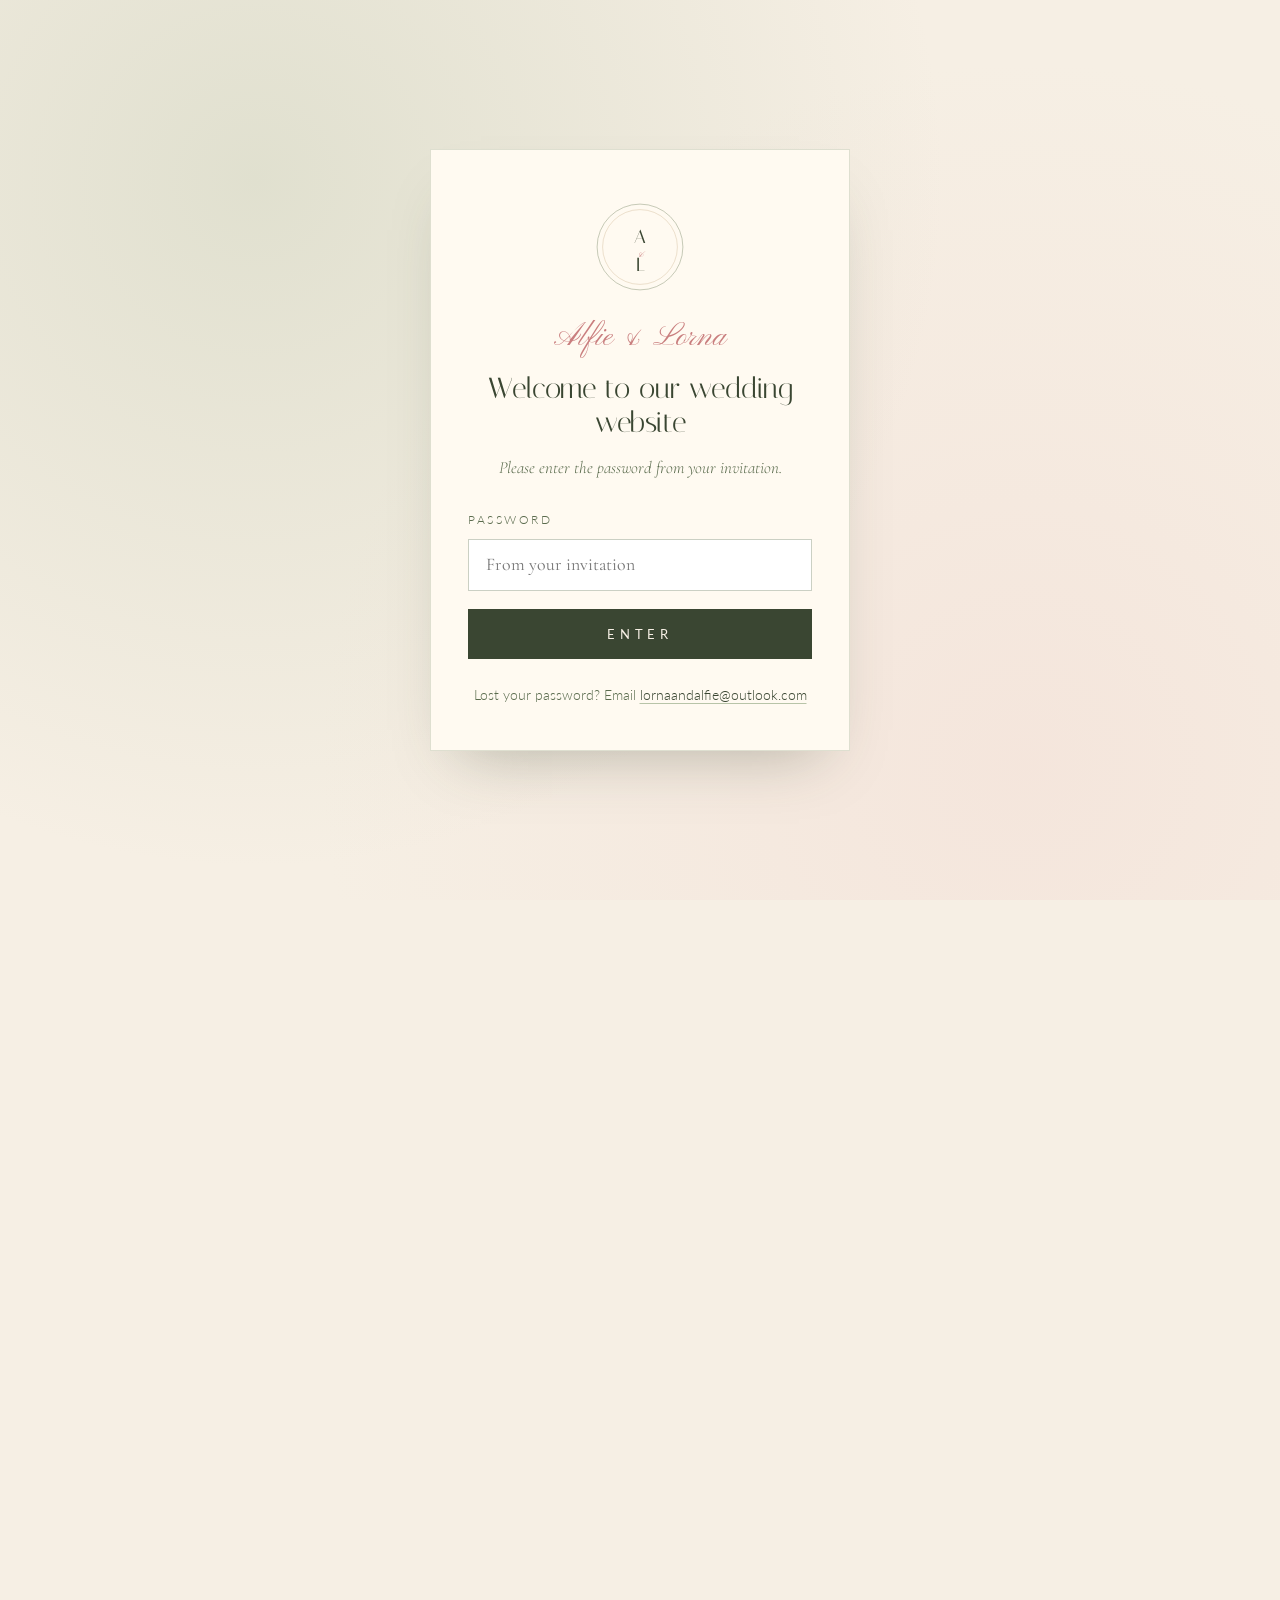
<file: travel.html>
<!DOCTYPE html>
<html lang="en-GB">
<head>
  <meta charset="UTF-8" />
  <script>document.documentElement.className += " js";</script>
  <meta name="viewport" content="width=device-width, initial-scale=1.0, viewport-fit=cover" />
  <meta name="theme-color" content="#f6efe4" />
  <!-- Private wedding site. Kept out of search engines: see also robots.txt -->
  <meta name="robots" content="noindex, nofollow" />

  <title>Travel &amp; Stay · Alfie &amp; Lorna</title>
  <meta name="description" content="Getting to Fruin Farm and where to stay: local taxis, hotels and guest houses around Helensburgh, Glen Fruin and Loch Lomond." />
  <link rel="canonical" href="https://www.alflorna.com/travel" />

  <!-- Social share card (WhatsApp / iMessage / Facebook) -->
  <meta property="og:type" content="website" />
  <meta property="og:site_name" content="Alfie &amp; Lorna" />
  <meta property="og:title" content="Travel & Stay · Alfie &amp; Lorna" />
  <meta property="og:description" content="Getting to Fruin Farm and where to stay: local taxis, hotels and guest houses around Helensburgh, Glen Fruin and Loch Lomond." />
  <meta property="og:locale" content="en_GB" />
  <meta property="og:url" content="https://www.alflorna.com/travel" />
  <meta property="og:image" content="https://www.alflorna.com/brand_assets/header_glen.jpg" />
  <meta property="og:image:alt" content="Glen Fruin, looking over the hills near Fruin Farm" />
  <meta name="twitter:card" content="summary_large_image" />
  <meta name="twitter:image" content="https://www.alflorna.com/brand_assets/header_glen.jpg" />
  <meta name="twitter:title" content="Travel & Stay · Alfie &amp; Lorna" />
  <meta name="twitter:description" content="Getting to Fruin Farm and where to stay: local taxis, hotels and guest houses around Helensburgh, Glen Fruin and Loch Lomond." />
  <link rel="icon" href="/favicon.svg" type="image/svg+xml" />
  <link rel="preconnect" href="https://fonts.googleapis.com" />
  <link rel="preconnect" href="https://fonts.gstatic.com" crossorigin />
  <link href="https://fonts.googleapis.com/css2?family=Cormorant+Garamond:ital,wght@0,400;0,500;0,600;1,400&family=Italiana&family=Lato:wght@300;400;700&family=Pinyon+Script&display=swap" rel="stylesheet" />
  <link rel="stylesheet" href="styles.css?v=20260729-75" />

  <script type="application/ld+json">
  {
    "@context": "https://schema.org",
    "@type": "Event",
    "name": "The Wedding of Alfie & Lorna",
    "startDate": "2027-05-15T13:30:00+01:00",
    "eventStatus": "https://schema.org/EventScheduled",
    "eventAttendanceMode": "https://schema.org/OfflineEventAttendanceMode",
    "description": "The wedding of Alfie & Lorna at Fruin Farm, Glen Fruin, Loch Lomond, Scotland.",
    "location": {
      "@type": "Place",
      "name": "Fruin Farm",
      "address": {
        "@type": "PostalAddress",
        "streetAddress": "Glen Fruin",
        "addressLocality": "Helensburgh",
        "postalCode": "G84 9EE",
        "addressRegion": "Argyll and Bute",
        "addressCountry": "GB"
      },
      "geo": {
        "@type": "GeoCoordinates",
        "latitude": 56.0157,
        "longitude": -4.7270
      }
    }
  }
  </script>
</head><body>
<!-- ============ DRIFTING LEAVES BACKDROP ============ -->
  <div class="leaves" aria-hidden="true">
    <span class="leaf leaf-1"></span>
    <span class="leaf leaf-2"></span>
    <span class="leaf leaf-3"></span>
    <span class="leaf leaf-4"></span>
    <span class="leaf leaf-5"></span>
    <span class="leaf leaf-6"></span>
    <span class="leaf leaf-7"></span>
    <span class="leaf leaf-8"></span>
    <span class="leaf leaf-9"></span>
  </div>

  <!-- Right-rail navigator removed -->

<!-- ============ GUEST LOGIN GATE ============ -->
  <div id="gate" class="gate" hidden>
    <div class="gate-card">
      <svg viewBox="0 0 200 200" class="gate-mark" aria-hidden="true">
        <circle cx="100" cy="100" r="78" fill="none" stroke="#7d8a6b" stroke-width="0.8" />
        <circle cx="100" cy="100" r="68" fill="none" stroke="#b89968" stroke-width="0.5" />
        <text x="100" y="92" text-anchor="middle" font-family="Italiana, serif" font-size="34" fill="#3a4632">A</text>
        <text x="100" y="118" text-anchor="middle" font-family="Pinyon Script, cursive" font-size="22" fill="#c97e7e" font-style="italic">&amp;</text>
        <text x="100" y="144" text-anchor="middle" font-family="Italiana, serif" font-size="34" fill="#3a4632">L</text>
      </svg>
      <p class="gate-eyebrow">Alfie &amp; Lorna</p>
      <p class="gate-title">Welcome to our wedding website</p>
      <p class="gate-lead">Please enter the password from your invitation.</p>
      <form id="gate-form" class="gate-form">
        <label>Password
          <input type="password" id="gate-pass" autocomplete="current-password" placeholder="From your invitation" required />
        </label>
        <button type="submit" class="primary-btn">Enter</button>
        <p id="gate-error" class="gate-error" hidden></p>
      </form>
      <p class="gate-help">Lost your password? Email <a href="mailto:lornaandalfie@outlook.com">lornaandalfie@outlook.com</a></p>
    </div>
  </div>

  <div class="nav-backdrop" id="nav-backdrop" aria-hidden="true"></div>

  <main id="site-view">

    <!-- ============ TOP NAV ============ -->
    <nav class="topnav" id="topnav">
      <a href="/" class="brand" aria-label="Alfie and Lorna home">
        <svg viewBox="0 0 140 60" width="140" height="60">
          <text x="70" y="44" text-anchor="middle" font-family="Italiana, serif" font-size="44" fill="currentColor" letter-spacing="2">A<tspan fill="#c97e7e" font-family="Pinyon Script, cursive" font-size="36" dx="6" dy="-4">&amp;</tspan><tspan dx="6" dy="4">L</tspan></text>
        </svg>
      </a>
      <div class="nav-countdown" aria-label="Countdown to the wedding">
        <span class="cd-title">Countdown</span>
        <span class="cd-units"><span><b data-cd="days">--</b>d</span><span><b data-cd="hours">--</b>h</span><span><b data-cd="minutes">--</b>m</span><span><b data-cd="seconds">--</b>s</span></span>
      </div>
      <button class="nav-toggle" id="nav-toggle" aria-label="Open menu" aria-expanded="false">
        <span></span><span></span><span></span>
      </button>
      <ul id="nav-menu">
        <li><a href="/">Home</a></li>
        <li><a href="/day">The Day</a></li>
        <li class="nav-dropdown">
          <button type="button" class="nav-drop-btn" id="nav-drop-btn" aria-expanded="false" aria-haspopup="true">
            Info
            <svg viewBox="0 0 24 24" width="12" height="12" aria-hidden="true"><path d="M5 9 L12 16 L19 9" fill="none" stroke="currentColor" stroke-width="2" stroke-linecap="round" stroke-linejoin="round"/></svg>
          </button>
          <ul class="nav-drop-menu" id="nav-drop-menu" hidden>
            <li><a href="/#story">Our Story</a></li>
            <li><a href="/venue">Venue</a></li>
            <li><a href="/travel">Travel &amp; Stay</a></li>
            <li><a href="/gallery">Gallery</a></li>
            <li><a href="/dress">Dress Code</a></li>
            <li><a href="/gifts">Gifts</a></li>
            <li><a href="/faq">FAQs</a></li>
          </ul>
        </li>
        <li><a href="/rsvp" class="nav-rsvp">RSVP</a></li>
      </ul>
    </nav>

<!-- ============ TRAVEL ============ -->
    <div class="tartan-stripe" aria-hidden="true"></div>
    <section id="travel" class="section section-blush">
      <div class="rsvp-decor" aria-hidden="true">
        <svg class="wl-squirrel reveal" viewBox="0 0 80 80">
          <path fill="#a85a3a" stroke="#7a3f29" stroke-width="0.5" d="M40 60 Q30 60 25 50 Q22 40 30 35 Q35 32 38 28 Q40 20 48 22 Q54 24 52 32 Q58 36 56 44 Q62 40 68 44 Q74 50 68 58 Q72 50 70 42 Q66 36 60 38 Q58 30 52 26 Q56 18 48 14 Q42 14 40 22 Q34 22 30 28 Q22 32 20 42 Q18 52 26 58 Q34 64 40 60 Z"/>
          <circle cx="46" cy="22" r="1.4" fill="#2a1a14"/>
          <ellipse cx="42" cy="40" rx="6" ry="3" fill="#fff5e8" opacity="0.5"/>
        </svg>
      </div>
      <p class="section-eyebrow reveal">Useful info</p>
      <h1 class="page-title reveal">Local taxis &amp; places to stay</h1>
      <p class="lead reveal">Glen Fruin is rural and the venue sits up a long farm track, so booking a taxi and a bed in advance really does make the day easier. All the recommendations below come from the venue itself.</p>

      <h3 class="subhead reveal">Local taxis</h3>
      <p class="reveal" style="text-align:center;max-width:700px;margin:0 auto 1.5rem;">Pre-book your return run in advance. Apps like Uber and Bolt aren't reliable this far out of Glasgow. Use the firm that covers where you're staying.</p>
      <div class="taxi-grid">
        <div class="taxi-card reveal">
          <h4>Staying in Balloch or Alexandria?</h4>
          <p>These firms are based in Balloch and Alexandria and cover all the accommodation on that side of the water.</p>
          <p class="taxi-link"><strong>Wright Taxis:</strong> <a href="tel:013897210202">013897210202</a></p>
          <p class="taxi-link"><strong>TOA Taxis:</strong> <a href="tel:01389742121">01389 742121</a></p>
        </div>
        <div class="taxi-card reveal">
          <h4>Staying in Helensburgh?</h4>
          <p>These firms are based in Helensburgh and cover the hotels and B&amp;Bs in and around the town.</p>
          <p class="taxi-link"><strong>Neptune Taxis:</strong> <a href="tel:01436676666">01436 676666</a></p>
          <p class="taxi-link"><strong>Trident Taxis:</strong> <a href="tel:01436593614">01436 593614</a></p>
        </div>
        <div class="taxi-card reveal">
          <h4>Coach hire for groups</h4>
          <p>Travelling as a bigger group? Boyd Coach Hire, based in Linwood, can run group transport to and from the farm.</p>
          <p class="taxi-link"><strong>Boyd Coach Hire:</strong> <a href="tel:01418842222">0141 884 2222</a></p>
          <p class="taxi-link"><a href="https://www.boydcoachhire.com/" target="_blank" rel="noopener">boydcoachhire.com →</a></p>
        </div>
      </div>

      <h3 class="subhead reveal">Where to stay</h3>
      <p class="reveal" style="text-align:center;max-width:760px;margin:0 auto 1.5rem;">These are the venue's own recommendations. Distances and drive times are to Fruin Farm.</p>

      <h4 class="travel-subhead reveal">Balloch &amp; Alexandria side <span class="stay-taxi-note">· covered by Wright Taxis &amp; TOA Taxis</span></h4>
      <div class="stay-grid">
        <div class="stay-card reveal">
          <p class="stay-tier">3 miles · 5 min drive</p>
          <h4>Cameron House</h4>
          <p>Five-star hotel on Loch Lomond with self-catering lodges that sleep up to 8.</p>
          <p>Loch Lomond, Alexandria, G83 8QZ · <a href="tel:01389310777">01389 310777</a></p>
          <p class="stay-link"><a href="https://www.cameronhouse.co.uk/" target="_blank" rel="noopener">cameronhouse.co.uk →</a></p>
        </div>
        <div class="stay-card reveal">
          <p class="stay-tier">2.6 miles · 5 min drive</p>
          <h4>Auchendennan Luxury Cottages</h4>
          <p>A whole range of self-catering cottages to choose from, great for groups.</p>
          <p>Arden, Balloch, G83 8RB · <a href="tel:01389710000">01389 710000</a></p>
          <p class="stay-link"><a href="https://www.loch-lomond-accommodation.co.uk/" target="_blank" rel="noopener">loch-lomond-accommodation.co.uk →</a></p>
        </div>
        <div class="stay-card reveal">
          <p class="stay-tier">6.1 miles · 8 min drive</p>
          <h4>Loch Lomond Arms Hotel</h4>
          <p>A country pub and hotel with rooms and cottages in pretty Luss village.</p>
          <p>Luss Main Road, Loch Lomond, G83 8NY · <a href="tel:01436860420">01436 860420</a></p>
          <p class="stay-link"><a href="http://lochlomondarmshotel.com/" target="_blank" rel="noopener">lochlomondarmshotel.com →</a></p>
        </div>
        <div class="stay-card reveal">
          <p class="stay-tier">4.8 miles · 7 min drive</p>
          <h4>Lomond Woods Holiday Park</h4>
          <p>Lodges, caravans and glamping pods near Balloch.</p>
          <p>Old Luss Rd, Alexandria, G83 8QP · <a href="tel:01250878123">01250 878123</a></p>
          <p class="stay-link"><a href="https://www.woodleisure.co.uk/our-parks/lomond-woods/" target="_blank" rel="noopener">woodleisure.co.uk →</a></p>
        </div>
        <div class="stay-card reveal">
          <p class="stay-tier">8.4 miles · 12 min drive</p>
          <h4>Premier Inn Dumbarton</h4>
          <p>If it's good enough for Lenny Henry… The reliable budget-friendly option.</p>
          <p>Lomondgate Drive, Dumbarton, G82 3BN · <a href="tel:03333219214">0333 3219214</a></p>
          <p class="stay-link"><a href="https://www.premierinn.com/gb/en/home.html" target="_blank" rel="noopener">premierinn.com →</a></p>
        </div>
      </div>

      <h4 class="travel-subhead reveal">Helensburgh side <span class="stay-taxi-note">· covered by Neptune Taxis &amp; Trident Taxis</span></h4>
      <div class="stay-grid">
        <div class="stay-card reveal">
          <p class="stay-tier">3 miles · 5 min drive</p>
          <h4>The Commodore</h4>
          <p>Part of the Vintage Inns chain, with a rustic pub and rooms on the seafront.</p>
          <p>112–117 West Clyde Street, Helensburgh, G84 8ES · <a href="tel:01436676924">01436 676924</a></p>
          <p class="stay-link"><a href="https://www.vintageinn.co.uk/" target="_blank" rel="noopener">vintageinn.co.uk →</a></p>
        </div>
        <div class="stay-card reveal">
          <p class="stay-tier">4.2 miles · 8 min drive</p>
          <h4>The County Hotel</h4>
          <p>A family-run hotel with 15 en-suite rooms.</p>
          <p>Old Luss Road, Helensburgh, G84 7BH · <a href="tel:01436672034">01436 672034</a></p>
          <p class="stay-link"><a href="https://www.countylodgehotel.co.uk/en-GB" target="_blank" rel="noopener">countylodgehotel.co.uk →</a></p>
        </div>
        <div class="stay-card reveal">
          <p class="stay-tier">2.8 miles · 4 min drive</p>
          <h4>Moorlands</h4>
          <p>A four-room upmarket B&amp;B with free on-site parking.</p>
          <p>113 Sinclair Street, Helensburgh, G84 9QF · <a href="tel:07947018121">07947 018121</a></p>
          <p class="stay-link"><a href="https://www.moorlandsbnb.com/en-gb" target="_blank" rel="noopener">moorlandsbnb.com →</a></p>
        </div>
        <div class="stay-card reveal">
          <p class="stay-tier">4.3 miles · 9 min drive</p>
          <h4>No 20 Boutique B&amp;B</h4>
          <p>Lovely rooms looked after by Kat, who is always there to help.</p>
          <p>20 Craigendoran Ave, Helensburgh, G84 7AZ · <a href="tel:01436670520">01436 670520</a></p>
          <p class="stay-link"><a href="http://www.no20craigendoran.co.uk/" target="_blank" rel="noopener">no20craigendoran.co.uk →</a></p>
        </div>
        <div class="stay-card reveal">
          <p class="stay-tier">3.2 miles · 5 min drive</p>
          <h4>Sinclair House B&amp;B</h4>
          <p>Four rooms and a self-catering flat.</p>
          <p>91–93 Sinclair St, Helensburgh, G84 8TR · <a href="tel:01436676301">01436 676301</a></p>
          <p class="stay-link"><a href="http://www.sinclairhouse.com/" target="_blank" rel="noopener">sinclairhouse.com →</a></p>
        </div>
        <div class="stay-card reveal">
          <p class="stay-tier">3 miles · 5 min drive</p>
          <h4>Ballmillig B&amp;B</h4>
          <p>Very comfortable three-room B&amp;B with owners who are passionate about walking.</p>
          <p>64B Colquhoun Street, Helensburgh, G84 9JP</p>
          <p class="stay-link"><a href="https://www.balmillig.co.uk/" target="_blank" rel="noopener">balmillig.co.uk →</a></p>
        </div>
      </div>

      <h3 class="subhead reveal">Getting to the venue</h3>
      <p class="reveal" style="text-align:center;max-width:760px;margin:0 auto 1.5rem;">All distances and journey times below are approximate. Each card has a live Google Maps link. Tap it for current traffic, public transport options and turn-by-turn directions to the postcode <strong>G84 9EE</strong>.</p>

      <h4 class="travel-subhead reveal">By air <span class="saltire sm" aria-label="Scotland"></span></h4>
      <div class="travel-grid">
        <div class="travel-card reveal">
          <h3>Glasgow Airport (GLA)</h3>
          <p><strong>~30 miles · ~50 minutes by car</strong></p>
          <p>The closest international airport to the venue. Hire car desk on arrival, or pre-book a taxi (~£60–80). There's no direct public transport route, so a taxi is the practical option.</p>
          <p><a class="maps-link" href="https://www.google.com/maps/dir/?api=1&amp;origin=Glasgow+Airport+GLA&amp;destination=Glen+Fruin+Helensburgh+G84+9EE" target="_blank" rel="noopener">Live directions GLA → venue →</a></p>
        </div>
        <div class="travel-card reveal">
          <h3>Edinburgh Airport (EDI)</h3>
          <p><strong>~75 miles · ~1 h 35 min by car</strong></p>
          <p>More long-haul connections than Glasgow. Hire car or transfer via Glasgow Queen Street train + Helensburgh Central + taxi (~3 h total).</p>
          <p><a class="maps-link" href="https://www.google.com/maps/dir/?api=1&amp;origin=Edinburgh+Airport+EDI&amp;destination=Glen+Fruin+Helensburgh+G84+9EE" target="_blank" rel="noopener">Live directions EDI → venue →</a></p>
        </div>
        <div class="travel-card reveal">
          <h3>Glasgow Prestwick (PIK)</h3>
          <p><strong>~60 miles · ~1 h 20 min by car</strong></p>
          <p>Smaller airport south of Glasgow, with Ryanair routes from European cities. Hire car recommended.</p>
          <p><a class="maps-link" href="https://www.google.com/maps/dir/?api=1&amp;origin=Glasgow+Prestwick+Airport+PIK&amp;destination=Glen+Fruin+Helensburgh+G84+9EE" target="_blank" rel="noopener">Live directions PIK → venue →</a></p>
        </div>
      </div>

      <h4 class="travel-subhead reveal">By train</h4>
      <div class="travel-grid">
        <div class="travel-card reveal">
          <h3>Helensburgh Central</h3>
          <p><strong>~5 miles · ~12 min by taxi from station</strong></p>
          <p>The closest mainline station. Direct trains from <strong>Glasgow Queen Street</strong> (~50 min) and Edinburgh (via Queen Street, ~2 h). Pre-book a taxi to the venue. Helensburgh firms cover Glen Fruin.</p>
          <p>
            <a class="maps-link" href="https://www.google.com/maps/dir/?api=1&amp;origin=Helensburgh+Central+Station&amp;destination=Glen+Fruin+Helensburgh+G84+9EE" target="_blank" rel="noopener">Station → venue directions →</a><br>
            <a href="https://www.scotrail.co.uk/plan-your-journey" target="_blank" rel="noopener">ScotRail timetables →</a>
          </p>
        </div>
        <div class="travel-card reveal">
          <h3>Garelochhead</h3>
          <p><strong>~3 miles · ~8 min by taxi from station</strong></p>
          <p>Smaller station even closer to Glen Fruin. Fewer trains but a shorter taxi from the station, handy for the late run home if you're staying locally.</p>
          <p><a class="maps-link" href="https://www.google.com/maps/dir/?api=1&amp;origin=Garelochhead+Station&amp;destination=Glen+Fruin+Helensburgh+G84+9EE" target="_blank" rel="noopener">Station → venue directions →</a></p>
        </div>
        <div class="travel-card reveal">
          <h3>From Glasgow Queen St</h3>
          <p><strong>~50 minutes by train + ~12 min taxi</strong></p>
          <p>Trains to Helensburgh Central run roughly every 30 minutes during the day. Buy in advance for the best fares.</p>
          <p><a href="https://www.thetrainline.com/buytickets/results?origin=GLQ&amp;destination=HLC" target="_blank" rel="noopener">Live fares &amp; times →</a></p>
        </div>
      </div>

      <h4 class="travel-subhead reveal">By car / road</h4>
      <div class="travel-grid">
        <div class="travel-card reveal">
          <h3>From Glasgow city</h3>
          <p><strong>~30 miles · ~45 min</strong></p>
          <p>A82 north along the loch, then A814 toward Helensburgh, then up the B832 into Glen Fruin. The farm track is signposted from the road. Free parking on site.</p>
          <p><a class="maps-link" href="https://www.google.com/maps/dir/?api=1&amp;origin=Glasgow+City+Centre&amp;destination=Glen+Fruin+Helensburgh+G84+9EE" target="_blank" rel="noopener">Glasgow → venue directions →</a></p>
        </div>
        <div class="travel-card reveal">
          <h3>From Edinburgh</h3>
          <p><strong>~80 miles · ~1 h 40 min</strong></p>
          <p>M9 → M876 → A82 north along Loch Lomond. Allow extra time on Friday afternoons.</p>
          <p><a class="maps-link" href="https://www.google.com/maps/dir/?api=1&amp;origin=Edinburgh&amp;destination=Glen+Fruin+Helensburgh+G84+9EE" target="_blank" rel="noopener">Edinburgh → venue directions →</a></p>
        </div>
        <div class="travel-card reveal">
          <h3>From the south (M6/M74)</h3>
          <p><strong>From Manchester ~225 mi · ~4 h</strong><br><strong>From London ~410 mi · ~7 h</strong></p>
          <p>M6 north → M74 → M73/M80 around Glasgow → A82 along Loch Lomond. Stop at Luss for a leg-stretch and one of the best loch views in Scotland.</p>
          <p><a class="maps-link" href="https://www.google.com/maps/dir/?api=1&amp;origin=London&amp;destination=Glen+Fruin+Helensburgh+G84+9EE" target="_blank" rel="noopener">London → venue directions →</a></p>
        </div>
        <div class="travel-card reveal">
          <h3>Parking &amp; satnav</h3>
          <p>Free on-site parking on the meadow. Cars can be left overnight if you'd prefer not to drive after the celebrations.</p>
          <p><strong>Postcode for satnav:</strong> G84 9EE<br><strong>What3words:</strong> <em>(couple to add)</em></p>
        </div>
      </div>

      <h4 class="travel-subhead reveal">Other ways</h4>
      <div class="travel-grid">
        <div class="travel-card reveal">
          <h3>Bus / coach</h3>
          <p>Citylink coaches run from Glasgow Buchanan St toward Loch Lomond and Inveraray. Alight at <strong>Garelochhead</strong> or <strong>Arrochar &amp; Tarbet</strong> and pre-book a taxi the rest of the way.</p>
          <p><a href="https://www.citylink.co.uk" target="_blank" rel="noopener">Citylink timetables →</a></p>
        </div>
        <div class="travel-card reveal">
          <h3>Private coach (TBC)</h3>
          <p>We may arrange a private coach from central Glasgow with a midnight return. Let us know on your RSVP if you'd use it and we'll confirm closer to the day.</p>
        </div>
        <div class="travel-card reveal">
          <h3>Cycle / e-bike</h3>
          <p>The lochside National Cycle Route 7 passes within ~5 miles of the venue. Beautiful in good weather, but allow plenty of time and bring a change for the ceremony.</p>
          <p><a href="https://www.sustrans.org.uk/find-a-route-on-the-national-cycle-network/route-7" target="_blank" rel="noopener">NCN Route 7 →</a></p>
        </div>
        <div class="travel-card reveal">
          <h3>Live travel updates</h3>
          <p>Friday traffic out of Glasgow can be slow, so check live conditions before you set off.</p>
          <p>
            <a href="https://trafficscotland.org" target="_blank" rel="noopener">Traffic Scotland →</a><br>
            <a href="https://www.scotrail.co.uk/service-updates" target="_blank" rel="noopener">ScotRail service updates →</a>
          </p>
        </div>
      </div>
    </section>

<!-- ============ THINGS TO DO ============ -->
    <section id="things" class="section section-cream">
      <p class="section-eyebrow reveal">While you're here</p>
      <h2 class="reveal">Make a weekend of it</h2>
      <p class="lead reveal">Loch Lomond is one of our favourite places. If you've travelled a long way, here's what we'd point you towards.</p>

      <div class="things-grid">
        <article class="thing reveal">
          <div class="thing-icon">
            <svg viewBox="0 0 40 40"><path d="M5 32 L13 18 L20 26 L27 14 L35 32 Z" fill="none" stroke="currentColor" stroke-width="1.4" stroke-linejoin="round"/></svg>
          </div>
          <h3>Conic Hill</h3>
          <p>A short, sharp climb at Balmaha rewarded with one of the best loch views in Scotland. Allow two hours.</p>
        </article>
        <article class="thing reveal">
          <div class="thing-icon">
            <svg viewBox="0 0 40 40"><path d="M5 28 Q15 20 25 28 T35 28 M5 32 Q15 24 25 32 T35 32" fill="none" stroke="currentColor" stroke-width="1.4" stroke-linecap="round"/></svg>
          </div>
          <h3>Loch cruise</h3>
          <p>Hop on a steamer from Tarbet or Balloch. Perfect for a slow morning before the wedding.</p>
        </article>
        <article class="thing reveal">
          <div class="thing-icon">
            <svg viewBox="0 0 40 40"><path d="M20 6 L24 16 L34 18 L26 24 L28 34 L20 28 L12 34 L14 24 L6 18 L16 16 Z" fill="none" stroke="currentColor" stroke-width="1.4" stroke-linejoin="round"/></svg>
          </div>
          <h3>Luss village</h3>
          <p>Picture-postcard cottages, a tiny kirk, and a pebble beach. Tea-rooms galore.</p>
        </article>
        <article class="thing reveal">
          <div class="thing-icon">
            <svg viewBox="0 0 40 40"><circle cx="20" cy="20" r="12" fill="none" stroke="currentColor" stroke-width="1.4"/><path d="M20 8 V20 L28 24" fill="none" stroke="currentColor" stroke-width="1.4" stroke-linecap="round"/></svg>
          </div>
          <h3>Glengoyne distillery</h3>
          <p>An hour's tour and tasting at Scotland's most beautiful distillery. Book ahead.</p>
        </article>
        <article class="thing reveal">
          <div class="thing-icon">
            <svg viewBox="0 0 40 40"><path d="M8 28 Q14 18 20 28 Q26 38 32 28" fill="none" stroke="currentColor" stroke-width="1.4" stroke-linecap="round"/><circle cx="14" cy="14" r="2" fill="currentColor"/></svg>
          </div>
          <h3>Inchcailloch island</h3>
          <p>A tiny, wooded island reached by a five-minute ferry from Balmaha. Wild garlic, bluebells, woodpeckers.</p>
        </article>
        <article class="thing reveal">
          <div class="thing-icon">
            <svg viewBox="0 0 40 40"><path d="M10 30 L20 12 L30 30 M16 24 H24" fill="none" stroke="currentColor" stroke-width="1.4" stroke-linejoin="round"/></svg>
          </div>
          <h3>The Trossachs</h3>
          <p>Just east of the loch. Quieter, wilder, and home to red deer, ospreys and pine martens.</p>
        </article>
      </div>

      <h3 class="subhead reveal">Right on the doorstep</h3>
      <p class="reveal" style="text-align:center;max-width:700px;margin:0 auto 1.5rem;">A few more spots within minutes of the venue, as recommended by Top 100 Attractions.</p>
      <div class="travel-grid">
        <div class="travel-card reveal">
          <h3>Maid of the Loch</h3>
          <p>The last paddle steamer built in Britain (1953), berthed at Balloch Pier and lovingly restored. A real slice of Loch Lomond history.</p>
          <p><a href="https://top100attractions.com/attractions/item/maid-of-the-loch" target="_blank" rel="noopener">Full details →</a></p>
        </div>
        <div class="travel-card reveal">
          <h3>Lennox of Lomond</h3>
          <p>Family-run farm experiences on the lochside. Meet the animals and see a working Scottish hill farm up close.</p>
          <p><a href="https://top100attractions.com/attractions/item/lennox-of-lomond-farm-experiences" target="_blank" rel="noopener">Full details →</a></p>
        </div>
        <div class="travel-card reveal">
          <h3>Helensburgh Golf Club</h3>
          <p>A historic course above the town with views over the Clyde. A fine way to spend the morning after.</p>
          <p><a href="https://top100attractions.com/attractions/item/helensburgh-golf-club" target="_blank" rel="noopener">Full details →</a></p>
        </div>
      </div>
    </section>

<!-- ============ LOCAL FACTS ============ -->
    <section id="facts" class="section section-blush">
      <p class="section-eyebrow reveal">Did you know</p>
      <h2 class="reveal">Curiosities of Loch Lomond</h2>
      <p class="lead reveal">A few things about the place that make it more than just a pretty backdrop.</p>

      <div class="facts-grid">
        <article class="fact-card reveal">
          <div class="fact-icon" aria-hidden="true">
            <svg viewBox="0 0 40 40"><path d="M14 30 V18 Q14 12 20 12 Q26 12 26 18 V30 M18 18 V14 M22 18 V14 M16 24 H24" fill="none" stroke="currentColor" stroke-width="1.4" stroke-linecap="round"/></svg>
          </div>
          <h3>Wallabies on Inchconnachan</h3>
          <p>One of the small wooded islands in Loch Lomond is home to a colony of wild wallabies, descendants of a handful released by Lady Arran Colquhoun in the 1940s. They've been hopping around in the bracken ever since.</p>
        </article>

        <article class="fact-card reveal">
          <div class="fact-icon" aria-hidden="true">
            <svg viewBox="0 0 40 40"><path d="M6 30 Q14 22 20 30 T34 30 M6 24 Q14 16 20 24 T34 24" fill="none" stroke="currentColor" stroke-width="1.4" stroke-linecap="round"/></svg>
          </div>
          <h3>Britain's largest body of fresh water</h3>
          <p>Loch Lomond is the largest lake in mainland Britain by surface area, over 27 square miles, dotted with around 30 islands. You can see a handful of them from Conic Hill on a clear day.</p>
        </article>

        <article class="fact-card reveal">
          <div class="fact-icon" aria-hidden="true">
            <svg viewBox="0 0 40 40"><path d="M8 32 L20 8 L32 32 Z M14 28 H26" fill="none" stroke="currentColor" stroke-width="1.4" stroke-linejoin="round"/></svg>
          </div>
          <h3>The Highland Boundary Fault</h3>
          <p>The fault line that separates the Scottish Highlands from the Lowlands runs straight through Loch Lomond, so you can walk from one geological world into another on Conic Hill.</p>
        </article>

        <article class="fact-card reveal">
          <div class="fact-icon" aria-hidden="true">
            <svg viewBox="0 0 40 40"><circle cx="20" cy="20" r="12" fill="none" stroke="currentColor" stroke-width="1.4"/><path d="M20 8 V32 M8 20 H32" fill="none" stroke="currentColor" stroke-width="1.4"/></svg>
          </div>
          <h3>The capercaillie still calls here</h3>
          <p>The Argyll forests around Glen Fruin are one of the last strongholds of the capercaillie, the giant grouse whose courtship "song" sounds like a cork popping followed by sharpening knives.</p>
        </article>

        <article class="fact-card reveal">
          <div class="fact-icon" aria-hidden="true">
            <svg viewBox="0 0 40 40"><path d="M10 28 L20 14 L30 28 M14 22 L20 16 L26 22" fill="none" stroke="currentColor" stroke-width="1.4" stroke-linejoin="round"/></svg>
          </div>
          <h3>Rob Roy country</h3>
          <p>The eastern shore of the loch is the heart of Rob Roy MacGregor's old stomping ground. The cave where he reputedly hid from the redcoats is still there, just north of Inversnaid.</p>
        </article>

        <article class="fact-card reveal">
          <div class="fact-icon" aria-hidden="true">
            <svg viewBox="0 0 40 40"><path d="M8 20 Q20 8 32 20 Q20 32 8 20 Z" fill="none" stroke="currentColor" stroke-width="1.4"/><circle cx="20" cy="20" r="3" fill="currentColor"/></svg>
          </div>
          <h3>Scotland's first National Park</h3>
          <p>Loch Lomond &amp; The Trossachs was designated Scotland's first National Park in 2002, covering 720 square miles of mountains, glens, lochs and forest, with the venue tucked right inside it.</p>
        </article>
      </div>
    </section>

    <div class="tartan-stripe tartan-stripe-footer" aria-hidden="true"></div>

<!-- ============ FOOTER ============ -->
    <footer class="site-footer">
      <div class="footer-mark">
        <svg viewBox="0 0 100 100">
          <circle cx="50" cy="50" r="40" fill="none" stroke="#b89968" stroke-width="0.6"/>
          <text x="50" y="46" text-anchor="middle" font-family="Italiana, serif" font-size="22" fill="#f6efe4">A</text>
          <text x="50" y="62" text-anchor="middle" font-family="Pinyon Script, cursive" font-size="14" fill="#c97e7e">&amp;</text>
          <text x="50" y="78" text-anchor="middle" font-family="Italiana, serif" font-size="22" fill="#f6efe4">L</text>
        </svg>
      </div>
      <p class="footer-line">Alfie &amp; Lorna · Fruin Farm · 15 May 2027</p>
      <p class="muted">Questions? <a href="mailto:lornaandalfie@outlook.com">lornaandalfie@outlook.com</a></p>
      <p class="footer-credit"><span class="saltire" aria-label="Scotland" title="Scotland"></span></p>
      <p class="footer-by">Website by <a href="https://autoeight.ai/" target="_blank" rel="noopener">Autoeight AI</a></p>
    </footer>
  </main>

  <script src="guests.js?v=20260729-8"></script>
  <script src="app.js?v=20260729-30"></script>
</body>
</html>
</file>
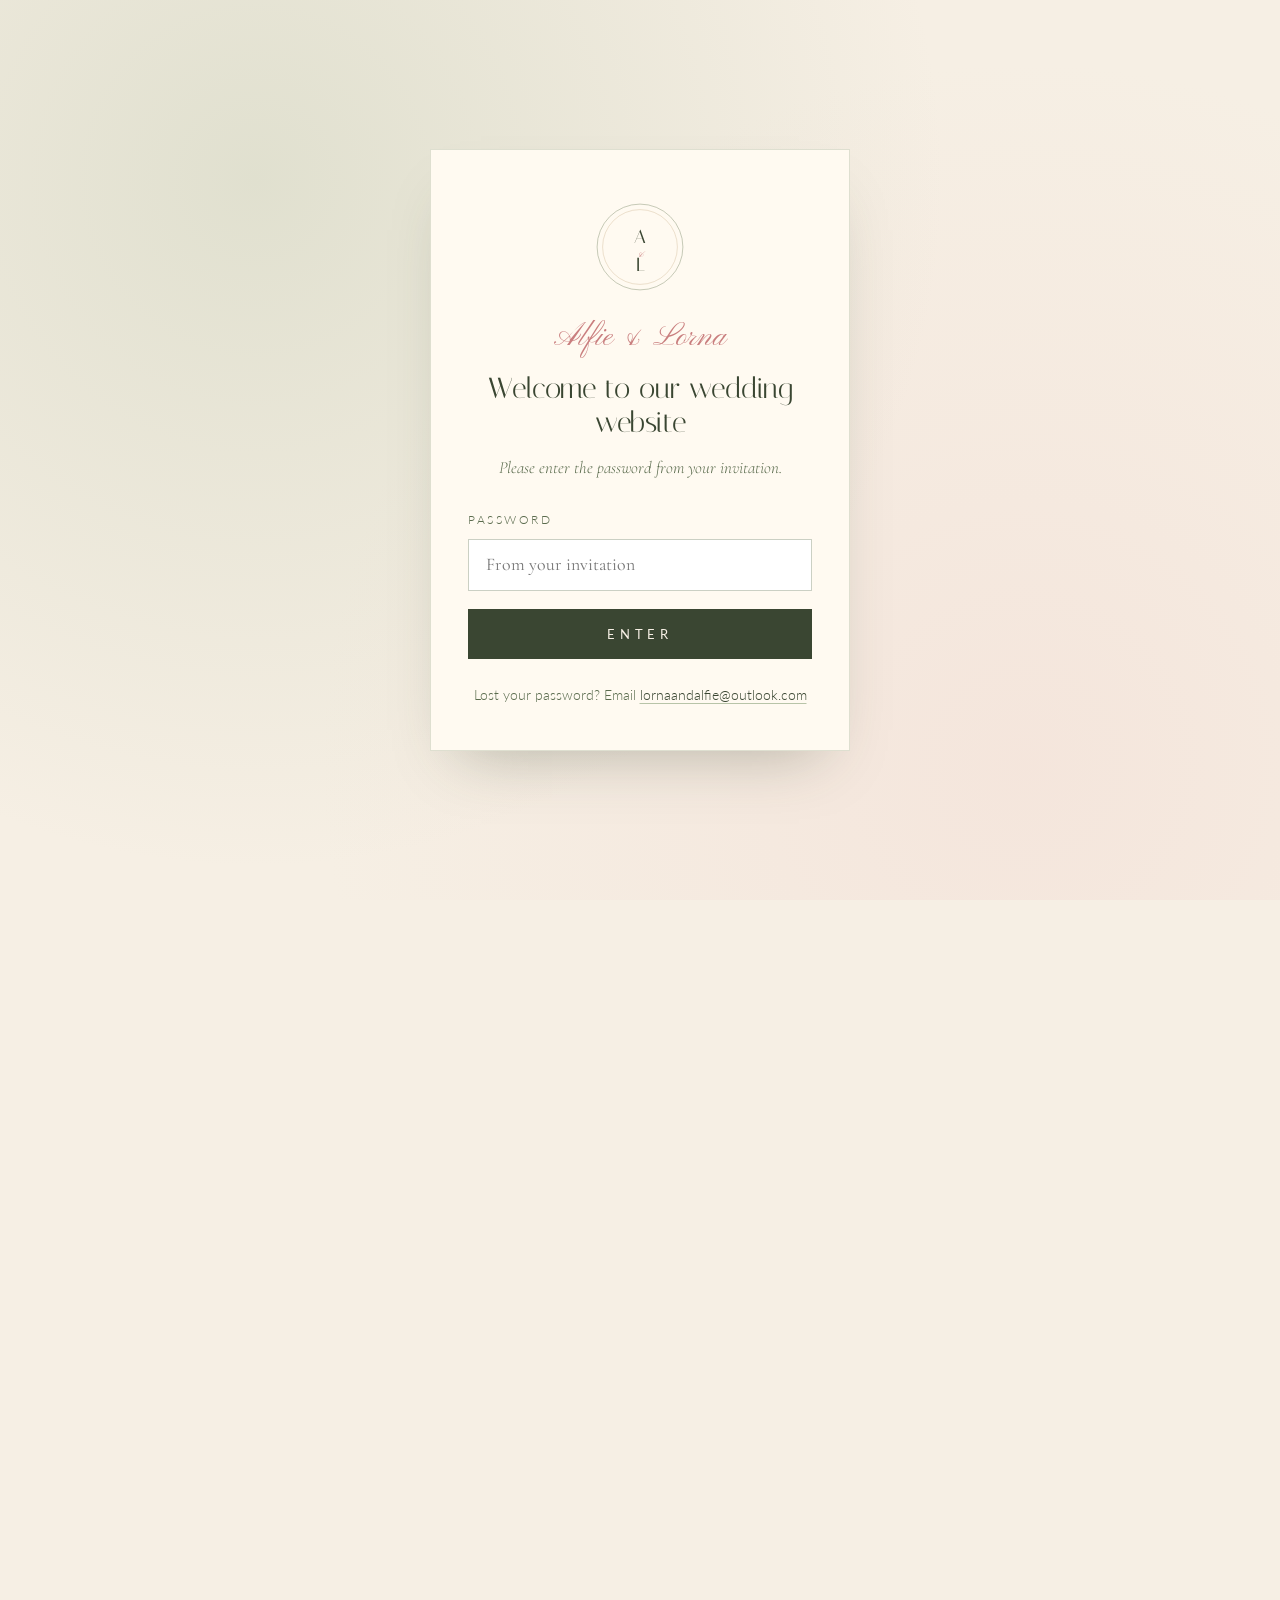
<file: venue.html>
<!DOCTYPE html>
<html lang="en-GB">
<head>
  <meta charset="UTF-8" />
  <script>document.documentElement.className += " js";</script>
  <meta name="viewport" content="width=device-width, initial-scale=1.0, viewport-fit=cover" />
  <meta name="theme-color" content="#f6efe4" />
  <!-- Private wedding site. Kept out of search engines: see also robots.txt -->
  <meta name="robots" content="noindex, nofollow" />

  <title>The Venue · Alfie &amp; Lorna</title>
  <meta name="description" content="Fruin Farm, Glen Fruin near Helensburgh. The barn, the grounds and everything you need to know about our wedding venue by Loch Lomond." />
  <link rel="canonical" href="https://www.alflorna.com/venue" />

  <!-- Social share card (WhatsApp / iMessage / Facebook) -->
  <meta property="og:type" content="website" />
  <meta property="og:site_name" content="Alfie &amp; Lorna" />
  <meta property="og:title" content="The Venue · Alfie &amp; Lorna" />
  <meta property="og:description" content="Fruin Farm, Glen Fruin near Helensburgh. The barn, the grounds and everything you need to know about our wedding venue by Loch Lomond." />
  <meta property="og:locale" content="en_GB" />
  <meta property="og:url" content="https://www.alflorna.com/venue" />
  <meta property="og:image" content="https://www.alflorna.com/brand_assets/header_glen.jpg" />
  <meta property="og:image:alt" content="Glen Fruin, looking over the hills near Fruin Farm" />
  <meta name="twitter:card" content="summary_large_image" />
  <meta name="twitter:image" content="https://www.alflorna.com/brand_assets/header_glen.jpg" />
  <meta name="twitter:title" content="The Venue · Alfie &amp; Lorna" />
  <meta name="twitter:description" content="Fruin Farm, Glen Fruin near Helensburgh. The barn, the grounds and everything you need to know about our wedding venue by Loch Lomond." />
  <link rel="icon" href="/favicon.svg" type="image/svg+xml" />
  <link rel="preconnect" href="https://fonts.googleapis.com" />
  <link rel="preconnect" href="https://fonts.gstatic.com" crossorigin />
  <link href="https://fonts.googleapis.com/css2?family=Cormorant+Garamond:ital,wght@0,400;0,500;0,600;1,400&family=Italiana&family=Lato:wght@300;400;700&family=Pinyon+Script&display=swap" rel="stylesheet" />
  <link rel="stylesheet" href="styles.css?v=20260729-75" />

  <script type="application/ld+json">
  {
    "@context": "https://schema.org",
    "@type": "Event",
    "name": "The Wedding of Alfie & Lorna",
    "startDate": "2027-05-15T13:30:00+01:00",
    "eventStatus": "https://schema.org/EventScheduled",
    "eventAttendanceMode": "https://schema.org/OfflineEventAttendanceMode",
    "description": "The wedding of Alfie & Lorna at Fruin Farm, Glen Fruin, Loch Lomond, Scotland.",
    "location": {
      "@type": "Place",
      "name": "Fruin Farm",
      "address": {
        "@type": "PostalAddress",
        "streetAddress": "Glen Fruin",
        "addressLocality": "Helensburgh",
        "postalCode": "G84 9EE",
        "addressRegion": "Argyll and Bute",
        "addressCountry": "GB"
      },
      "geo": {
        "@type": "GeoCoordinates",
        "latitude": 56.0157,
        "longitude": -4.7270
      }
    }
  }
  </script>
</head><body>
<!-- ============ DRIFTING LEAVES BACKDROP ============ -->
  <div class="leaves" aria-hidden="true">
    <span class="leaf leaf-1"></span>
    <span class="leaf leaf-2"></span>
    <span class="leaf leaf-3"></span>
    <span class="leaf leaf-4"></span>
    <span class="leaf leaf-5"></span>
    <span class="leaf leaf-6"></span>
    <span class="leaf leaf-7"></span>
    <span class="leaf leaf-8"></span>
    <span class="leaf leaf-9"></span>
  </div>

  <!-- Right-rail navigator removed -->

<!-- ============ GUEST LOGIN GATE ============ -->
  <div id="gate" class="gate" hidden>
    <div class="gate-card">
      <svg viewBox="0 0 200 200" class="gate-mark" aria-hidden="true">
        <circle cx="100" cy="100" r="78" fill="none" stroke="#7d8a6b" stroke-width="0.8" />
        <circle cx="100" cy="100" r="68" fill="none" stroke="#b89968" stroke-width="0.5" />
        <text x="100" y="92" text-anchor="middle" font-family="Italiana, serif" font-size="34" fill="#3a4632">A</text>
        <text x="100" y="118" text-anchor="middle" font-family="Pinyon Script, cursive" font-size="22" fill="#c97e7e" font-style="italic">&amp;</text>
        <text x="100" y="144" text-anchor="middle" font-family="Italiana, serif" font-size="34" fill="#3a4632">L</text>
      </svg>
      <p class="gate-eyebrow">Alfie &amp; Lorna</p>
      <p class="gate-title">Welcome to our wedding website</p>
      <p class="gate-lead">Please enter the password from your invitation.</p>
      <form id="gate-form" class="gate-form">
        <label>Password
          <input type="password" id="gate-pass" autocomplete="current-password" placeholder="From your invitation" required />
        </label>
        <button type="submit" class="primary-btn">Enter</button>
        <p id="gate-error" class="gate-error" hidden></p>
      </form>
      <p class="gate-help">Lost your password? Email <a href="mailto:lornaandalfie@outlook.com">lornaandalfie@outlook.com</a></p>
    </div>
  </div>

  <div class="nav-backdrop" id="nav-backdrop" aria-hidden="true"></div>

  <main id="site-view">

    <!-- ============ TOP NAV ============ -->
    <nav class="topnav" id="topnav">
      <a href="/" class="brand" aria-label="Alfie and Lorna home">
        <svg viewBox="0 0 140 60" width="140" height="60">
          <text x="70" y="44" text-anchor="middle" font-family="Italiana, serif" font-size="44" fill="currentColor" letter-spacing="2">A<tspan fill="#c97e7e" font-family="Pinyon Script, cursive" font-size="36" dx="6" dy="-4">&amp;</tspan><tspan dx="6" dy="4">L</tspan></text>
        </svg>
      </a>
      <div class="nav-countdown" aria-label="Countdown to the wedding">
        <span class="cd-title">Countdown</span>
        <span class="cd-units"><span><b data-cd="days">--</b>d</span><span><b data-cd="hours">--</b>h</span><span><b data-cd="minutes">--</b>m</span><span><b data-cd="seconds">--</b>s</span></span>
      </div>
      <button class="nav-toggle" id="nav-toggle" aria-label="Open menu" aria-expanded="false">
        <span></span><span></span><span></span>
      </button>
      <ul id="nav-menu">
        <li><a href="/">Home</a></li>
        <li><a href="/day">The Day</a></li>
        <li class="nav-dropdown">
          <button type="button" class="nav-drop-btn" id="nav-drop-btn" aria-expanded="false" aria-haspopup="true">
            Info
            <svg viewBox="0 0 24 24" width="12" height="12" aria-hidden="true"><path d="M5 9 L12 16 L19 9" fill="none" stroke="currentColor" stroke-width="2" stroke-linecap="round" stroke-linejoin="round"/></svg>
          </button>
          <ul class="nav-drop-menu" id="nav-drop-menu" hidden>
            <li><a href="/#story">Our Story</a></li>
            <li><a href="/venue">Venue</a></li>
            <li><a href="/travel">Travel &amp; Stay</a></li>
            <li><a href="/gallery">Gallery</a></li>
            <li><a href="/dress">Dress Code</a></li>
            <li><a href="/gifts">Gifts</a></li>
            <li><a href="/faq">FAQs</a></li>
          </ul>
        </li>
        <li><a href="/rsvp" class="nav-rsvp">RSVP</a></li>
      </ul>
    </nav>

<!-- ============ VENUE ============ -->
    <div class="tartan-stripe" aria-hidden="true"></div>
    <section id="venue" class="section section-cream venue-section">
      <p class="section-eyebrow reveal">The Venue</p>
      <h1 class="page-title reveal">Fruin Farm</h1>

      <div class="venue-feature reveal">
        <div class="venue-map">
          <div class="map-wrap">
            <iframe
              id="venue-map-frame"
              title="Map showing the venue at Glen Fruin, Helensburgh G84 9EE"
              src="https://www.google.com/maps?q=Glen+Fruin+Helensburgh+G84+9EE&z=13&output=embed"
              width="100%"
              height="360"
              style="border:0; border-radius:12px;"
              allowfullscreen=""
              loading="lazy"
              referrerpolicy="no-referrer-when-downgrade"></iframe>
            <div class="map-zoom" aria-label="Map zoom controls">
              <button type="button" id="map-zoom-in" aria-label="Zoom map in">+</button>
              <button type="button" id="map-zoom-out" aria-label="Zoom map out">−</button>
            </div>
          </div>
          <p class="map-link">
            <a href="https://maps.google.com/?q=Glen+Fruin+Helensburgh+G84+9EE" target="_blank" rel="noopener">Open in Google Maps →</a>
            ·
            <a href="https://maps.apple.com/?q=Glen+Fruin+Helensburgh+G84+9EE" target="_blank" rel="noopener">Apple Maps →</a>
          </p>
        </div>
        <div class="venue-feature-text">
          <h3>A working farm in Glen Fruin</h3>
          <p>A family run farm set in 5 acres of beautiful countryside amongst the foothills of Loch Lomond and Trossachs National Park, we fell in love with the rustic charm of the barn and the resident alpacas.</p>
          <p class="venue-address">Glen Fruin · Helensburgh · G84 9EE</p>
        </div>
      </div>

      <div class="venue-photos">
        <figure class="reveal">
          <img src="brand_assets/barnfield.webp" alt="The whitewashed farmhouse at Fruin Farm seen through the meadow grass" loading="lazy" />
          <figcaption>The farmhouse through the meadow</figcaption>
        </figure>
        <figure class="reveal">
          <img src="brand_assets/alpaca.webp" alt="One of Fruin Farm's resident alpacas" loading="lazy" />
          <figcaption>The resident alpacas</figcaption>
        </figure>
        <figure class="reveal">
          <img src="brand_assets/fruinfarmsignsmall.webp" alt="A Fruin Farm sheep standing beside the farm's wooden sign" loading="lazy" />
          <figcaption>The welcome committee</figcaption>
        </figure>
      </div>
    </section>

    <div class="tartan-stripe tartan-stripe-footer" aria-hidden="true"></div>

<!-- ============ FOOTER ============ -->
    <footer class="site-footer">
      <div class="footer-mark">
        <svg viewBox="0 0 100 100">
          <circle cx="50" cy="50" r="40" fill="none" stroke="#b89968" stroke-width="0.6"/>
          <text x="50" y="46" text-anchor="middle" font-family="Italiana, serif" font-size="22" fill="#f6efe4">A</text>
          <text x="50" y="62" text-anchor="middle" font-family="Pinyon Script, cursive" font-size="14" fill="#c97e7e">&amp;</text>
          <text x="50" y="78" text-anchor="middle" font-family="Italiana, serif" font-size="22" fill="#f6efe4">L</text>
        </svg>
      </div>
      <p class="footer-line">Alfie &amp; Lorna · Fruin Farm · 15 May 2027</p>
      <p class="muted">Questions? <a href="mailto:lornaandalfie@outlook.com">lornaandalfie@outlook.com</a></p>
      <p class="footer-credit"><span class="saltire" aria-label="Scotland" title="Scotland"></span></p>
      <p class="footer-by">Website by <a href="https://autoeight.ai/" target="_blank" rel="noopener">Autoeight AI</a></p>
    </footer>
  </main>

  <script src="guests.js?v=20260729-8"></script>
  <script src="app.js?v=20260729-30"></script>
</body>
</html>
</file>
<file: styles.css>
/* =========================================================
   Alfie & Lorna — elegant, classic, floral, Scottish wildlife
   ========================================================= */

:root {
  --cream: #f6efe4;
  --cream-2: #ede4d3;
  --paper: #fffaf1;
  --sage: #b8c4a8;
  --sage-deep: #7d8a6b;
  --sage-deeper: #5a6b4d;
  --forest: #3a4632;
  --blush: #f3dcd4;
  --blush-soft: #faece6;
  --blush-deep: #c97e7e;
  --peach: #e8c4a8;
  --fox: #a85a3a;
  --gold: #b89968;
  --ink: #2a2620;

  --serif: 'Cormorant Garamond', 'Garamond', serif;
  --display: 'Italiana', 'Cormorant Garamond', serif;
  --script: 'Pinyon Script', 'Brush Script MT', cursive;
  --sans: 'Lato', system-ui, sans-serif;

  --shadow-soft: 0 20px 50px -25px rgba(58, 70, 50, 0.25);
  --shadow-lift: 0 30px 60px -30px rgba(58, 70, 50, 0.35);
}

* { box-sizing: border-box; }

html { scroll-behavior: smooth; }

html, body {
  margin: 0;
  padding: 0;
  background: var(--cream);
  color: var(--ink);
  font-family: var(--sans);
  font-weight: 300;
  line-height: 1.7;
  font-size: 17px;
  -webkit-font-smoothing: antialiased;
  overflow-x: hidden;
}

/* Subtle paper texture */
body::before {
  content: "";
  position: fixed;
  inset: 0;
  pointer-events: none;
  z-index: 1;
  opacity: 0.35;
  mix-blend-mode: multiply;
  background-image:
    radial-gradient(circle at 20% 30%, rgba(184, 153, 104, 0.05) 1px, transparent 1px),
    radial-gradient(circle at 70% 80%, rgba(125, 138, 107, 0.05) 1px, transparent 1px);
  background-size: 4px 4px, 7px 7px;
}

h1, h2, h3, h4 {
  font-family: var(--serif);
  font-weight: 500;
  letter-spacing: 0.01em;
  margin: 0 0 0.6em;
  color: var(--forest);
}

/* .page-title is the single <h1> on the inner pages. It must render exactly
   like an h2 — the change is document structure, not design. */
h2,
.page-title {
  font-family: var(--display);
  font-size: clamp(2.2rem, 5vw, 4rem);
  text-align: center;
  margin-bottom: 0.4em;
  line-height: 1.05;
}

h3 { font-size: 1.4rem; font-style: italic; font-weight: 500; }
h4 { font-size: 1.2rem; font-style: italic; font-weight: 500; }

a {
  color: var(--forest);
  text-decoration: underline;
  text-decoration-color: var(--sage);
  text-underline-offset: 3px;
  transition: color .25s, text-decoration-color .25s;
}
a:hover { color: var(--blush-deep); text-decoration-color: var(--blush-deep); }

.section-eyebrow {
  text-align: center;
  font-family: var(--script);
  font-size: 2rem;
  color: var(--blush-deep);
  margin: 0 0 0.2em;
  letter-spacing: 0.02em;
}

.lead {
  text-align: center;
  font-family: var(--serif);
  font-style: italic;
  font-size: clamp(1.05rem, 1.6vw, 1.25rem);
  color: var(--sage-deeper);
  max-width: 680px;
  margin: 0 auto 3.5rem;
}

.subhead {
  text-align: center;
  font-family: var(--display);
  font-size: clamp(1.6rem, 3vw, 2.2rem);
  margin: 5rem 0 2rem;
  color: var(--forest);
}

.amp {
  font-family: var(--script);
  color: var(--blush-deep);
  font-weight: 400;
  margin: 0 0.18em;
}

/* =========================================================
   INTRO ANIMATION
   ========================================================= */
.intro {
  position: fixed;
  inset: 0;
  z-index: 1000;
  overflow: hidden;
  pointer-events: none;            /* never blocks the site underneath */
}
/* Two cream panels that part like opening a book, revealing the site */
.intro-half {
  position: absolute;
  top: 0;
  bottom: 0;
  width: 50.5%;                    /* slight overlap so there's no centre seam */
  background: var(--cream);
  will-change: transform;
}
.intro-left {
  left: 0;
  animation: bookLeft 1.15s 2s cubic-bezier(0.66, 0, 0.2, 1) forwards;
}
.intro-right {
  right: 0;
  animation: bookRight 1.15s 2s cubic-bezier(0.66, 0, 0.2, 1) forwards;
}
.intro-mark {
  position: absolute;
  top: 50%;
  left: 50%;
  width: 200px;
  height: 200px;
  transform: translate(-50%, -50%);
  animation: introScale 1.6s ease-out, markOut 0.55s 1.85s ease-in forwards;
}
.intro-ring {
  transform-origin: center;
  animation: ringDraw 1.4s ease-out;
}
.intro-ring-2 { animation-delay: 0.2s; animation-fill-mode: backwards; }
.intro-mark text {
  opacity: 0;
  animation: textIn 0.8s 0.6s forwards;
}
.intro.is-done { display: none; }

@keyframes bookLeft  { to { transform: translateX(-100%); } }
@keyframes bookRight { to { transform: translateX(100%); } }
@keyframes markOut {
  to { opacity: 0; transform: translate(-50%, -50%) scale(1.08); }
}
@keyframes introScale {
  from { opacity: 0; transform: translate(-50%, -50%) scale(0.85); }
  to   { opacity: 1; transform: translate(-50%, -50%) scale(1); }
}
@keyframes ringDraw {
  from { stroke-dasharray: 500; stroke-dashoffset: 500; opacity: 0; }
  to { stroke-dasharray: 500; stroke-dashoffset: 0; opacity: 1; }
}
@keyframes textIn { to { opacity: 1; } }

/* =========================================================
   DRIFTING LEAVES
   ========================================================= */
.leaves {
  position: fixed;
  inset: 0;
  pointer-events: none;
  z-index: 2;
  overflow: hidden;
  /* Hint to the compositor that this layer animates — keeps it on the GPU. */
  contain: strict;
}
/* A real-looking leaf: asymmetric blade, midrib, side veins and a stem.
   The span falls slowly; its ::before sways like a leaf on the air.
   Everything stays transform/opacity-only for compositing. */
.leaf {
  position: absolute;
  top: -10%;
  width: 22px;
  height: 28px;
  opacity: 0;
  /* ease-in gives the fall a gravitational pull (accelerates downward) */
  animation: leafFall var(--fall, 40s) cubic-bezier(0.38, 0.03, 0.9, 0.72) infinite;
  animation-delay: var(--delay, 0s);
  will-change: transform, opacity;
  transform: translate3d(0, 0, 0);
  backface-visibility: hidden;
}
.leaf::before {
  content: "";
  display: block;
  width: 100%;
  height: 100%;
  transform: scale(var(--leaf-scale, 1));
  background: no-repeat center / contain;
  /* Real leaf photos (cut to transparency) */
  background-image: url("brand_assets/leaf_cut.png");
  animation: leafSway var(--sway, 5.4s) ease-in-out infinite alternate;
}
/* A second leaf shape (transparent sycamore) mixed among the green */
.leaf-2::before,
.leaf-4::before,
.leaf-6::before,
.leaf-8::before {
  background-image: url("brand_assets/pngtree-sycamore-leaf-wide-and-lobed-isolated-on-transparent-background-png-image_21221949.png");
}

/* Staggered delays keep several leaves falling top→bottom at any moment,
   with varied speed, size and sway for a natural look. */
.leaf-1 { left: 8%;  --delay: 0s;  --fall: 22s; --sway: 5.1s; --leaf-scale: 1;    }
.leaf-2 { left: 20%; --delay: 12s; --fall: 27s; --sway: 6.2s; --leaf-scale: 0.8;  }
.leaf-3 { left: 33%; --delay: 5s;  --fall: 24s; --sway: 4.8s; --leaf-scale: 1.05; }
.leaf-4 { left: 46%; --delay: 17s; --fall: 29s; --sway: 5.8s; --leaf-scale: 0.9;  }
.leaf-5 { left: 58%; --delay: 8s;  --fall: 25s; --sway: 5.5s; --leaf-scale: 0.7;  }
.leaf-6 { left: 70%; --delay: 20s; --fall: 31s; --sway: 6.6s; --leaf-scale: 0.95; }
.leaf-7 { left: 82%; --delay: 3s;  --fall: 23s; --sway: 5.3s; --leaf-scale: 1.1;  }
.leaf-8 { left: 92%; --delay: 15s; --fall: 28s; --sway: 6.0s; --leaf-scale: 0.75; }
.leaf-9 { left: 26%; --delay: 24s; --fall: 33s; --sway: 5.7s; --leaf-scale: 0.85; }

/* Slow fall straight down the compositor; gentle horizontal wander built
   into the sway. Subtle: barely-there opacity, no full rotations. */
@keyframes leafFall {
  0%   { transform: translate3d(0, -6vh, 0); opacity: 0; }
  6%   { opacity: 0.32; }
  25%  { transform: translate3d(5vw, 24vh, 0); }
  50%  { transform: translate3d(-3vw, 52vh, 0); }
  75%  { transform: translate3d(6vw, 80vh, 0); }
  84%  { opacity: 0.32; }
  100% { transform: translate3d(2vw, 114vh, 0); opacity: 0; }
}
@keyframes leafSway {
  0%   { transform: scale(var(--leaf-scale, 1)) rotate(-58deg) translateX(-16px); }
  50%  { transform: scale(var(--leaf-scale, 1)) rotate(20deg)  translateX(4px); }
  100% { transform: scale(var(--leaf-scale, 1)) rotate(74deg)  translateX(16px); }
}

/* Pause the animation entirely when the tab is hidden — saves CPU/battery. */
.leaves[data-paused="1"] .leaf { animation-play-state: paused; }

/* Drop two leaves on small screens — fewer composited layers, smoother scroll. */
@media (max-width: 720px) {
  .leaf-4, .leaf-5, .leaf-6, .leaf-7, .leaf-8, .leaf-9 { display: none; }
}

/* =========================================================
   TOP NAV
   ========================================================= */
.topnav {
  position: fixed;
  top: 0;
  left: 0;
  right: 0;
  z-index: 100;
  display: flex;
  align-items: center;
  justify-content: space-between;
  padding: 1.2rem 2rem;
  transition: background .35s, box-shadow .35s, padding .35s;
}
.topnav.scrolled {
  background: rgba(246, 239, 228, 0.92);
  backdrop-filter: blur(10px);
  -webkit-backdrop-filter: blur(10px);
  box-shadow: 0 2px 20px -10px rgba(58, 70, 50, 0.2);
  padding: 0.7rem 2rem;
}
.topnav .brand {
  color: var(--forest);
  display: flex;
  align-items: center;
  text-decoration: none;
  transition: transform .3s, color .3s;
}
.topnav .brand:hover { transform: scale(1.04); color: var(--blush-deep); }
.topnav .brand svg { display: block; transition: width .35s, height .35s; }
.topnav.scrolled .brand svg { width: 100px; height: 44px; }
.topnav ul {
  list-style: none;
  display: flex;
  gap: 1.8rem;
  margin: 0;
  padding: 0;
  position: relative;
  z-index: 3;              /* always above the centred countdown so links stay clickable */
}
.topnav a {
  position: relative;
  font-family: var(--sans);
  font-size: 0.74rem;
  letter-spacing: 0.22em;
  text-transform: uppercase;
  color: var(--forest);
  text-decoration: none;
  padding: 4px 0;
}
.topnav a::after {
  content: "";
  position: absolute;
  left: 50%;
  bottom: -2px;
  width: 0;
  height: 1px;
  background: var(--blush-deep);
  transition: width .35s, left .35s;
}
.topnav a:hover { color: var(--blush-deep); }
.topnav a:hover::after { width: 100%; left: 0; }

.nav-toggle {
  display: none;
  background: none;
  border: none;
  cursor: pointer;
  width: 28px;
  height: 22px;
  position: relative;
  padding: 0;
}
.nav-toggle span {
  display: block;
  position: absolute;
  left: 0;
  width: 100%;
  height: 2.5px;
  border-radius: 2px;
  background: var(--forest);
  box-shadow: 0 1px 2px rgba(0, 0, 0, 0.28);   /* readable on any background */
  transition: transform .3s, opacity .3s, top .3s;
}
.nav-toggle span:nth-child(1) { top: 4px; }
.nav-toggle span:nth-child(2) { top: 11px; }
.nav-toggle span:nth-child(3) { top: 18px; }
.nav-toggle.is-open span:nth-child(1) { top: 11px; transform: rotate(45deg); }
.nav-toggle.is-open span:nth-child(2) { opacity: 0; }
.nav-toggle.is-open span:nth-child(3) { top: 11px; transform: rotate(-45deg); }

/* Menu dismiss scrim — only used on mobile (see media query below) */
.nav-backdrop { display: none; }

/* =========================================================
   HERO
   ========================================================= */
.hero {
  position: relative;
  min-height: 100vh;
  display: flex;
  flex-direction: column;
  overflow: hidden;
}
.hero-bg {
  position: absolute;
  inset: 0;
  background:
    radial-gradient(ellipse at 30% 20%, rgba(243, 220, 212, 0.55) 0%, transparent 50%),
    radial-gradient(ellipse at 70% 80%, rgba(184, 196, 168, 0.55) 0%, transparent 55%),
    linear-gradient(180deg, #fbf6ec 0%, var(--cream) 100%);
}

/* Glen Fruin panorama — framed at its natural size so it stays sharp */
.hero-photo {
  width: min(1000px, 92vw);
  margin: 2.4rem auto 0;
}
.hero-photo img {
  display: block;
  width: 100%;
  height: clamp(200px, 32vh, 330px);
  object-fit: cover;
  object-position: center 55%;
  border-radius: 14px;
  border: 1px solid rgba(125, 138, 107, 0.3);
  box-shadow: var(--shadow-lift);
}

.hero-wildlife { position: absolute; inset: 0; pointer-events: none; }

.branch {
  position: absolute;
  width: 40vw;
  max-width: 540px;
  min-width: 280px;
  opacity: 0.85;
}
.branch-tl { top: 0; left: 0; }
.branch-br { bottom: 0; right: 0; transform: scale(-1, 1); }
.branch-br > g { transform-origin: center; }
.draw-path path {
  stroke-dasharray: 600;
  stroke-dashoffset: 600;
  animation: drawPath 2.4s 2s ease-out forwards;
}
.bloom { opacity: 0; animation: bloomIn 1.2s 3.6s ease-out forwards; }

@keyframes drawPath { to { stroke-dashoffset: 0; } }
@keyframes bloomIn  { from { opacity: 0; transform: scale(0.8); } to { opacity: 1; transform: scale(1); } }

/* (fox + flying birds removed — only the small kingfisher remains) */

.hero-inner {
  position: relative;
  z-index: 5;
  flex: 1;
  display: flex;
  flex-direction: column;
  align-items: center;
  justify-content: center;
  text-align: center;
  padding: 7rem 1.5rem 4rem;
}

.eyebrow {
  font-family: var(--script);
  font-size: 1.7rem;
  color: var(--blush-deep);
  margin: 0 0 0.4rem;
  letter-spacing: 0.02em;
}

.couple-names {
  font-family: var(--display);
  font-size: clamp(3.8rem, 11vw, 7.5rem);
  font-weight: 400;
  margin: 0;
  line-height: 1;
  color: var(--forest);
  display: flex;
  flex-wrap: wrap;
  justify-content: center;
  gap: 0 0.15em;
}
.couple-names > span {
  display: inline-block;
}
.couple-names > span:nth-child(2) { color: var(--blush-deep); font-family: var(--script); font-size: 0.7em; align-self: center; }

/* One-off, low-key warm flame that sweeps across the names left → right on
   first load (added/removed by JS after the intro). */
.home .couple-names.flame span {
  color: transparent;
  -webkit-text-fill-color: transparent;
  background-image: linear-gradient(100deg,
    #fdfaf3 0%,  #fdfaf3 42%,
    #edcaa6 47%, #f6e3ca 50%, #edcaa6 53%,
    #fdfaf3 58%, #fdfaf3 100%);
  -webkit-background-clip: text;
  background-clip: text;
  background-size: 300% 100%;
  background-position: 100% 0;
  text-shadow: none;
  animation: nameFlame 2s ease-out forwards;
}
.home .couple-names.flame span:nth-child(1) { animation-delay: 0s; }
.home .couple-names.flame span:nth-child(2) { animation-delay: .35s; }
.home .couple-names.flame span:nth-child(3) { animation-delay: .7s; }
@keyframes nameFlame {
  from { background-position: 100% 0; }
  to   { background-position: 0% 0; }
}

.hero-divider {
  display: flex;
  align-items: center;
  gap: 1rem;
  margin: 2rem 0 1.4rem;
  width: min(360px, 80vw);
}
.hero-divider span {
  flex: 1;
  height: 1px;
  background: linear-gradient(90deg, transparent, var(--sage-deep), transparent);
}
.hero-divider svg { animation: starSpin 8s ease-in-out infinite; }
@keyframes starSpin { 0%,100% { transform: rotate(0); } 50% { transform: rotate(180deg); } }

.hero-date {
  font-family: var(--serif);
  font-size: clamp(1.1rem, 1.6vw, 1.4rem);
  font-style: italic;
  margin: 0 0 0.5rem;
  color: var(--forest);
  letter-spacing: 0.04em;
}
.hero-venue {
  font-family: var(--sans);
  font-size: 0.78rem;
  letter-spacing: 0.35em;
  text-transform: uppercase;
  color: var(--sage-deeper);
  margin: 0;
}

/* Countdown */
.countdown {
  display: flex;
  gap: 1.4rem;
  margin: 3rem 0 2.5rem;
  flex-wrap: wrap;
  justify-content: center;
}
.cd-block {
  min-width: 80px;
  padding: 1.1rem 1.4rem;
  background: rgba(255, 250, 241, 0.7);
  backdrop-filter: blur(6px);
  border: 1px solid rgba(125, 138, 107, 0.2);
  text-align: center;
  transition: transform .3s, box-shadow .3s;
}
.cd-block:hover { transform: translateY(-4px); box-shadow: var(--shadow-soft); }
.cd-num {
  display: block;
  font-family: var(--display);
  font-size: 2.2rem;
  color: var(--forest);
  line-height: 1;
}
.cd-lbl {
  display: block;
  margin-top: 0.4rem;
  font-family: var(--sans);
  font-size: 0.65rem;
  letter-spacing: 0.3em;
  text-transform: uppercase;
  color: var(--sage-deeper);
}

.hero-actions {
  display: flex;
  flex-direction: column;
  align-items: center;
  gap: 1.4rem;
  margin-top: 1.4rem;
}

.hero-rsvp {
  display: inline-flex;
  align-items: center;
  gap: 0.7rem;
  padding: 1.1rem 3.2rem;
  background: var(--forest);
  color: var(--cream);
  font-family: var(--sans);
  font-size: 0.85rem;
  letter-spacing: 0.4em;
  text-transform: uppercase;
  text-decoration: none;
  position: relative;
  overflow: hidden;
  border: 1px solid var(--forest);
  box-shadow: 0 14px 30px -12px rgba(58, 70, 50, 0.45);
  transition: transform .3s, background .3s, box-shadow .3s, letter-spacing .3s;
}
.hero-rsvp::before {
  content: "";
  position: absolute;
  inset: 0;
  background: linear-gradient(135deg, transparent 40%, rgba(255,255,255,0.3), transparent 60%);
  transform: translateX(-100%);
  transition: transform .7s;
}
.hero-rsvp:hover {
  background: var(--blush-deep);
  border-color: var(--blush-deep);
  color: var(--cream);
  transform: translateY(-3px);
  letter-spacing: 0.45em;
  box-shadow: 0 20px 40px -14px rgba(201, 126, 126, 0.6);
}
.hero-rsvp:hover::before { transform: translateX(100%); }
.hero-rsvp svg { transition: transform .3s; }
.hero-rsvp:hover svg { transform: translateX(4px); }

.hero-cta {
  display: inline-flex;
  align-items: center;
  gap: 0.5rem;
  font-family: var(--sans);
  font-size: 0.72rem;
  letter-spacing: 0.35em;
  text-transform: uppercase;
  text-decoration: none;
  color: var(--sage-deeper);
  padding: 0.6rem 0;
  position: relative;
}
.hero-cta::after {
  content: "";
  position: absolute;
  left: 0;
  bottom: 0;
  width: 100%;
  height: 1px;
  background: var(--sage-deeper);
  transform-origin: center;
  animation: pulseLine 2.5s ease-in-out infinite;
}
.hero-cta svg { animation: bounceY 2.5s ease-in-out infinite; }
@keyframes pulseLine { 0%,100% { transform: scaleX(0.6); opacity: 0.5; } 50% { transform: scaleX(1); opacity: 1; } }
@keyframes bounceY { 0%,100% { transform: translateY(0); } 50% { transform: translateY(4px); } }

/* =========================================================
   QUOTE STRIP
   ========================================================= */
.quote-strip {
  background: var(--paper);
  padding: 5rem 1.5rem;
  text-align: center;
}
.quote-frame {
  max-width: 720px;
  margin: 0 auto;
}
.quote-flourish { width: 100%; max-width: 400px; height: 30px; }
.quote-flourish.flip { transform: rotate(180deg); }
.quote {
  font-family: var(--serif);
  font-style: italic;
  font-size: clamp(1.2rem, 2.5vw, 1.8rem);
  color: var(--forest);
  margin: 1.5rem 0;
  line-height: 1.5;
}
.quote-author {
  font-family: var(--sans);
  font-size: 0.75rem;
  letter-spacing: 0.3em;
  text-transform: uppercase;
  color: var(--sage-deeper);
  margin: 0;
}

/* =========================================================
   SECTIONS — base
   ========================================================= */
.section {
  padding: 7rem 1.5rem;
  position: relative;
  overflow: hidden;
}
.section-cream { background: var(--cream); }
.section-sage { background: linear-gradient(180deg, #d8dec9 0%, #c8d2b6 100%); }
.section-blush { background: linear-gradient(180deg, var(--blush-soft) 0%, var(--blush) 100%); }

.section-decor { position: absolute; pointer-events: none; }
.section-decor-tl { top: 30px; left: 30px; width: 200px; opacity: 0.5; }
.section-decor svg { width: 100%; height: 100%; }

/* Flower photo decoration (Day page, top-left) */
.section-decor-photo { opacity: 0.95; width: clamp(140px, 16vw, 220px); z-index: 1; }
.section-decor-photo img {
  display: block;
  width: 100%;
  height: auto;
  border-radius: 14px;
  box-shadow: 0 14px 34px -16px rgba(30, 38, 26, 0.55);
}

.floral-divider {
  display: flex;
  justify-content: center;
  margin: 0 auto 2rem;
  max-width: 320px;
}
.floral-divider svg { width: 100%; height: auto; }
.floral-divider .draw-path {
  stroke-dasharray: 400;
  stroke-dashoffset: 400;
  transition: stroke-dashoffset 1.6s ease-out;
}
.reveal.is-visible .floral-divider .draw-path,
.floral-divider.reveal.is-visible .draw-path { stroke-dashoffset: 0; }
.floral-divider .bloom-center {
  opacity: 0;
  transform-origin: 150px 25px;
  transform: scale(0.5);
  transition: opacity 0.8s 1s, transform 0.8s 1s;
}
.reveal.is-visible .floral-divider .bloom-center,
.floral-divider.reveal.is-visible .bloom-center { opacity: 1; transform: scale(1); }

/* =========================================================
   STORY / TIMELINE
   ========================================================= */
.timeline {
  position: relative;
  max-width: 720px;
  margin: 4rem auto 0;
  padding-left: 30px;
}
.timeline::before {
  content: "";
  position: absolute;
  left: 8px;
  top: 8px;
  bottom: 8px;
  width: 1px;
  background: linear-gradient(180deg, transparent, var(--sage-deep) 10%, var(--sage-deep) 90%, transparent);
}
.tl-item {
  position: relative;
  margin-bottom: 3rem;
}
.tl-item:last-child { margin-bottom: 0; }
.tl-dot {
  position: absolute;
  left: -30px;
  top: 6px;
  width: 18px;
  height: 18px;
  border-radius: 50%;
  background: var(--paper);
  border: 1.5px solid var(--sage-deep);
}
.tl-dot::after {
  content: "";
  position: absolute;
  inset: 4px;
  border-radius: 50%;
  background: var(--blush-deep);
  transform: scale(0);
  transition: transform .6s ease-out;
}
.tl-item.is-visible .tl-dot::after { transform: scale(1); }
.tl-dot-final { border-color: var(--blush-deep); }
.tl-dot-final::after { background: var(--blush-deep); }

.tl-content {
  background: var(--paper);
  padding: 1.6rem 1.8rem;
  border: 1px solid var(--cream-2);
  transition: transform .35s, box-shadow .35s;
}
.tl-content:hover { transform: translateY(-3px); box-shadow: var(--shadow-soft); }
.tl-date {
  font-family: var(--script);
  color: var(--blush-deep);
  font-size: 1.2rem;
  margin: 0 0 0.2rem;
}
.tl-content h3 { color: var(--forest); margin: 0 0 0.6rem; }
.tl-content p { margin: 0; }

/* =========================================================
   SCHEDULE
   ========================================================= */
.schedule {
  list-style: none;
  padding: 0;
  margin: 3rem auto 0;
  max-width: 680px;
}
.schedule li {
  display: grid;
  grid-template-columns: 50px 110px 1fr;
  align-items: center;
  gap: 1.4rem;
  padding: 1.4rem 0;
  border-bottom: 1px dashed rgba(58, 70, 50, 0.25);
}
.schedule li:last-child { border-bottom: none; }
.sch-icon {
  width: 44px;
  height: 44px;
  display: flex;
  align-items: center;
  justify-content: center;
  background: rgba(255, 250, 241, 0.6);
  border-radius: 50%;
  color: var(--forest);
  transition: transform .35s, background .35s;
}
.sch-icon svg { width: 24px; height: 24px; }
.schedule li:hover .sch-icon { transform: rotate(-8deg) scale(1.1); background: var(--paper); }
.schedule .time {
  font-family: var(--display);
  font-size: 1.5rem;
  color: var(--forest);
}
.sch-text { display: flex; flex-direction: column; gap: 0.15rem; }
.sch-text strong {
  font-family: var(--serif);
  font-style: italic;
  font-weight: 500;
  font-size: 1.1rem;
  color: var(--forest);
}
.sch-text span {
  font-family: var(--sans);
  font-size: 0.9rem;
  color: var(--ink);
  opacity: 0.8;
}

/* =========================================================
   VENUE
   ========================================================= */
.venue-feature {
  max-width: 1100px;
  margin: 3rem auto 4rem;
  display: grid;
  grid-template-columns: 1fr 1fr;
  gap: 3rem;
  align-items: center;
}
.venue-illustration {
  border: 1px solid var(--cream-2);
  background: var(--paper);
  overflow: hidden;
  transition: transform .5s;
}
.venue-illustration:hover { transform: scale(1.02); }
.venue-illustration svg { width: 100%; height: auto; display: block; }
.venue-feature-text h3 { color: var(--blush-deep); }
.venue-address {
  font-family: var(--script);
  color: var(--sage-deeper);
  font-size: 1.5rem;
  margin-top: 1rem;
}

.venue-grid {
  display: grid;
  grid-template-columns: repeat(auto-fit, minmax(260px, 1fr));
  gap: 2rem;
  max-width: 1100px;
  margin: 0 auto;
}
.venue-card,
.travel-card,
.stay-card,
.thing,
.dress-card,
.story-card {
  background: var(--paper);
  padding: 2.2rem 2rem;
  border: 1px solid var(--cream-2);
  transition: transform .35s, box-shadow .35s, border-color .35s;
}
.venue-card:hover,
.travel-card:hover,
.stay-card:hover,
.thing:hover,
.dress-card:hover,
.story-card:hover {
  transform: translateY(-6px);
  box-shadow: var(--shadow-lift);
  border-color: var(--sage);
}
.card-icon, .thing-icon {
  width: 50px;
  height: 50px;
  margin-bottom: 1.2rem;
  color: var(--sage-deeper);
  transition: transform .35s, color .35s;
}
.card-icon svg, .thing-icon svg { width: 100%; height: 100%; }
.venue-card:hover .card-icon,
.thing:hover .thing-icon {
  color: var(--blush-deep);
  transform: scale(1.1) rotate(-5deg);
}
.venue-card h3, .thing h3 { color: var(--forest); }

/* =========================================================
   TRAVEL & STAY
   ========================================================= */
.rsvp-decor { position: relative; }
.wl-squirrel {
  position: absolute;
  top: -50px;
  right: 8%;
  width: 100px;
  opacity: 0.85;
  animation: squirrelBob 4s ease-in-out infinite;
}
@keyframes squirrelBob {
  0%,100% { transform: translateY(0) rotate(0); }
  50% { transform: translateY(-8px) rotate(-3deg); }
}

.travel-grid, .stay-grid {
  display: grid;
  grid-template-columns: repeat(auto-fit, minmax(240px, 1fr));
  gap: 1.6rem;
  max-width: 1100px;
  margin: 0 auto;
}
.travel-card h3 { color: var(--blush-deep); }
.stay-tier {
  font-family: var(--serif);
  font-style: italic;
  font-weight: 600;
  color: var(--sage-deeper);
  font-size: 0.98rem;
  letter-spacing: 0.01em;
  margin: 0 0 0.4rem;
}
.stay-card h4 { color: var(--forest); margin-bottom: 0.5rem; }

/* =========================================================
   THINGS TO DO
   ========================================================= */
.things-grid {
  display: grid;
  grid-template-columns: repeat(auto-fit, minmax(260px, 1fr));
  gap: 2rem;
  max-width: 1100px;
  margin: 0 auto;
}

/* =========================================================
   GALLERY
   ========================================================= */
.gallery {
  display: grid;
  grid-template-columns: repeat(3, 1fr);
  gap: 1rem;
  max-width: 1100px;
  margin: 2rem auto 1.5rem;
}
.gal-item { transition: transform .4s; }
.gal-item:hover { transform: translateY(-5px) scale(1.02); }
.gal-placeholder {
  aspect-ratio: 1;
  background:
    linear-gradient(135deg, rgba(255,250,241,0.4) 0%, rgba(255,250,241,0.1) 100%),
    repeating-linear-gradient(45deg, rgba(255,255,255,0.2) 0 2px, transparent 2px 12px),
    var(--sage);
  display: flex;
  align-items: center;
  justify-content: center;
  color: var(--paper);
  font-family: var(--display);
  font-size: 1.4rem;
  letter-spacing: 0.1em;
  position: relative;
  overflow: hidden;
}
.gal-placeholder::after {
  content: "";
  position: absolute;
  inset: 0;
  background: linear-gradient(135deg, transparent 40%, rgba(255,255,255,0.25), transparent 60%);
  transform: translateX(-100%);
  transition: transform .8s;
}
.gal-item:hover .gal-placeholder::after { transform: translateX(100%); }
.gal-tall { aspect-ratio: 3/4; }
.gal-wide { aspect-ratio: 4/3; }
.gallery-note {
  text-align: center;
  font-family: var(--serif);
  font-style: italic;
  color: var(--paper);
  margin-top: 1.5rem;
}
.gallery-note code {
  font-family: 'Courier New', monospace;
  background: rgba(58, 70, 50, 0.25);
  padding: 0.1em 0.4em;
  border-radius: 3px;
  font-size: 0.9em;
}

/* =========================================================
   DRESS CODE
   ========================================================= */
.dress-grid {
  display: grid;
  grid-template-columns: 1fr 1fr;
  gap: 2rem;
  max-width: 900px;
  margin: 0 auto;
}
.swatch-row {
  display: flex;
  gap: 0.5rem;
  margin-bottom: 1.2rem;
}
.swatch {
  width: 38px;
  height: 38px;
  border-radius: 50%;
  border: 2px solid var(--paper);
  box-shadow: 0 2px 8px rgba(0,0,0,0.1);
  transition: transform .35s;
}
.swatch:hover { transform: scale(1.18); }
.dress-card h3 { color: var(--blush-deep); }
.dress-card ul { padding-left: 1.1rem; margin: 0.5rem 0 0; }
.dress-card li { margin-bottom: 0.6rem; }

/* =========================================================
   RSVP
   ========================================================= */
.rsvp-frame {
  max-width: 720px;
  margin: 0 auto;
  background: var(--paper);
  padding: 3.5rem 3rem;
  border: 1px solid var(--cream-2);
  box-shadow: var(--shadow-soft);
  position: relative;
}
.rsvp-frame::before, .rsvp-frame::after {
  content: "";
  position: absolute;
  width: 60px;
  height: 60px;
  border: 1px solid var(--gold);
}
.rsvp-frame::before { top: 12px; left: 12px; border-right: none; border-bottom: none; }
.rsvp-frame::after { bottom: 12px; right: 12px; border-left: none; border-top: none; }
.rsvp-frame .section-eyebrow {
  font-family: var(--serif);
  font-style: italic;
  font-size: 1.35rem;
  letter-spacing: 0.06em;
}

/* ===== RSVP accept / decline celebration ===== */
.rsvp-fx {
  position: absolute;
  inset: 0;
  z-index: 5;
  pointer-events: none;
  opacity: 0;
}
.rsvp-frame.is-accepted { --fx: #2fae57; --fx-glow: rgba(47, 174, 87, 0.85); }
.rsvp-frame.is-declined { --fx: #d8433f; }

/* Accept: green glow on the frame while the canvas comet circles it. */
.rsvp-frame.is-accepted {
  border-color: var(--fx);
  box-shadow: var(--shadow-soft), 0 0 18px -2px var(--fx-glow);
  transition: border-color 0.4s ease, box-shadow 0.4s ease;
}
/* Decline: a faded red outline with a soft neon glow that gently breathes
   and fades outward into the page. */
.rsvp-frame.is-declined {
  border-color: rgba(216, 67, 63, 0.5);
  transition: border-color 0.5s ease;
  animation: rsvpDeclineNeon 3.2s ease-in-out infinite;
}
@keyframes rsvpDeclineNeon {
  0%, 100% {
    box-shadow:
      0 0 0 1px rgba(216, 67, 63, 0.40),
      0 0 12px 2px rgba(216, 67, 63, 0.30),
      0 0 30px 8px rgba(216, 67, 63, 0.15),
      0 0 62px 22px rgba(216, 67, 63, 0.06);
  }
  50% {
    box-shadow:
      0 0 0 1px rgba(216, 67, 63, 0.55),
      0 0 18px 3px rgba(216, 67, 63, 0.42),
      0 0 44px 12px rgba(216, 67, 63, 0.22),
      0 0 80px 30px rgba(216, 67, 63, 0.10);
  }
}
@media (prefers-reduced-motion: reduce) {
  .rsvp-frame.is-declined {
    animation: none;
    box-shadow:
      0 0 0 1px rgba(216, 67, 63, 0.45),
      0 0 26px 6px rgba(216, 67, 63, 0.20),
      0 0 60px 20px rgba(216, 67, 63, 0.07);
  }
}

/* Full-page canvas the Accept comet + green sparks draw onto */
.rsvp-fx-canvas {
  position: fixed;
  inset: 0;
  z-index: 9999;
  pointer-events: none;
}

/* The RSVP card flips over to a calligraphy thank-you that writes itself */
.rsvp-frame { perspective: 1800px; }
.rsvp-flip { position: relative; transform-style: preserve-3d; transition: transform 1s cubic-bezier(.2, .75, .2, 1); }
.rsvp-flip.flipped { transform: rotateY(180deg); }
.rsvp-front { position: relative; backface-visibility: hidden; -webkit-backface-visibility: hidden; }
.rsvp-back {
  position: absolute; inset: 0;
  transform: rotateY(180deg);
  backface-visibility: hidden; -webkit-backface-visibility: hidden;
  display: flex; flex-direction: column; align-items: center; justify-content: center;
  gap: 1.6rem; text-align: center; padding: 1rem;
}
.rsvp-thanks-line {
  font-family: "Pinyon Script", cursive;
  font-size: clamp(1.5rem, 4.6vw, 2.5rem);
  line-height: 1.5;
  color: var(--forest);
  max-width: min(86%, 440px); /* forces wrapping onto 2-3 lines, always within the card */
  margin: 0 auto;
  overflow-wrap: normal;      /* never break inside a word */
  word-break: normal;
}
/* Each word is a non-breaking unit; lines only ever break at the spaces */
.rsvp-thanks-line .cal-word { white-space: nowrap; }
.rsvp-thanks-line .ch { opacity: 0; }
.rsvp-thanks-line .ch.on { opacity: 1; transition: opacity 0.18s ease; }
.rsvp-reset {
  font-family: var(--sans);
  font-size: 0.7rem;
  letter-spacing: 0.18em;
  text-transform: uppercase;
  color: #6b7360;
  background: transparent;
  border: 1px solid rgba(125, 138, 107, 0.5);
  border-radius: 8px;
  padding: 0.5rem 1rem;
  cursor: pointer;
  opacity: 0.7;
}
.rsvp-reset:hover { opacity: 1; }
.rsvp-reset[hidden] { display: none !important; }
@media (prefers-reduced-motion: reduce) {
  .rsvp-flip { transition: none; }
}

.rsvp-form { margin-top: 2rem; }
.rsvp-form fieldset {
  border: none;
  padding: 0;
  margin: 0 0 1.8rem;
}
.rsvp-form legend {
  font-family: var(--serif);
  font-style: italic;
  font-size: 1.15rem;
  color: var(--forest);
  margin-bottom: 0.7rem;
  width: 100%;
  text-align: center;
}
.radio-group {
  display: flex;
  flex-wrap: wrap;
  gap: 0.6rem;
  justify-content: center;
}
.radio-stack { flex-direction: column; }
.radio-pill {
  position: relative;
  cursor: pointer;
}
.radio-pill input { position: absolute; opacity: 0; pointer-events: none; }
.radio-pill span {
  display: inline-block;
  padding: 0.7rem 1.2rem;
  border: 1px solid var(--cream-2);
  background: var(--cream);
  font-size: 0.92rem;
  color: var(--ink);
  transition: all .25s;
}
.radio-pill:hover span { border-color: var(--sage-deep); color: var(--forest); }
.radio-pill input:checked + span {
  background: var(--forest);
  border-color: var(--forest);
  color: var(--cream);
}
.radio-pill input:focus-visible + span { outline: 2px solid var(--blush-deep); outline-offset: 2px; }

.field-row { margin-bottom: 1.6rem; }
/* Evening guests don't pick a main course — app.js sets [hidden] on this row.
   Explicit, so no later display rule can resurrect it. */
#main-course-field[hidden] { display: none !important; }
.field-row label {
  display: block;
  font-family: var(--serif);
  font-style: italic;
  font-size: 1.05rem;
  color: var(--forest);
  margin-bottom: 0.4rem;
}
/* Says "optional" in the label rather than a placeholder, which disappeared
   the moment anyone started typing. Evening guests get these two as well. */
.field-opt {
  font-family: var(--sans);
  font-style: normal;
  font-size: 0.66rem;
  font-weight: 700;
  letter-spacing: 0.14em;
  text-transform: uppercase;
  color: var(--sage-deeper);
  opacity: 0.7;
  margin-left: 0.4rem;
  vertical-align: 0.1em;
}
.rsvp-form input[type="text"],
.rsvp-form textarea,
.rsvp-form select {
  width: 100%;
  font-family: var(--sans);
  /* 16px, not 0.95rem: iOS zooms the whole page in when a focused control is
     under 16px, which threw the RSVP form off-screen mid-answer. */
  font-size: 1rem;
  padding: 0.8rem 1rem;
  border: 1px solid var(--cream-2);
  background: var(--cream);
  color: var(--ink);
  outline: none;
  resize: vertical;
  transition: border-color .25s, background .25s;
}
.rsvp-form select {
  -webkit-appearance: none;
  appearance: none;
  cursor: pointer;
  /* little chevron so it reads as a dropdown */
  background-image: url("data:image/svg+xml,%3Csvg xmlns='http://www.w3.org/2000/svg' width='12' height='12' viewBox='0 0 24 24'%3E%3Cpath d='M5 9 L12 16 L19 9' fill='none' stroke='%237d8a6b' stroke-width='2' stroke-linecap='round' stroke-linejoin='round'/%3E%3C/svg%3E");
  background-repeat: no-repeat;
  background-position: right 1rem center;
  padding-right: 2.4rem;
}
.rsvp-form input:focus, .rsvp-form textarea:focus, .rsvp-form select:focus {
  border-color: var(--sage-deep);
  background-color: var(--paper);
}

.primary-btn {
  display: block;
  margin: 1.5rem auto 0;
  padding: 1rem 3rem;
  background: var(--forest);
  color: var(--cream);
  border: none;
  font-family: var(--sans);
  font-size: 0.78rem;
  letter-spacing: 0.35em;
  text-transform: uppercase;
  cursor: pointer;
  position: relative;
  overflow: hidden;
  transition: background .25s, transform .25s;
}
.primary-btn::before {
  content: "";
  position: absolute;
  inset: 0;
  background: linear-gradient(135deg, transparent 40%, rgba(255,255,255,0.2), transparent 60%);
  transform: translateX(-100%);
  transition: transform .6s;
}
.primary-btn:hover { background: var(--sage-deeper); transform: translateY(-2px); }
.primary-btn:hover::before { transform: translateX(100%); }

.rsvp-status {
  margin-top: 1.5rem;
  text-align: center;
  font-family: var(--serif);
  font-style: italic;
  font-size: 1.15rem;
  color: var(--sage-deeper);
  animation: fadeIn .6s ease-out;
}
@keyframes fadeIn { from { opacity: 0; transform: translateY(8px); } to { opacity: 1; transform: translateY(0); } }

/* =========================================================
   FAQ
   ========================================================= */
.faq {
  max-width: 720px;
  margin: 0 auto;
}
.faq-item {
  border-bottom: 1px solid rgba(125, 138, 107, 0.25);
  padding: 0.4rem 0;
}
.faq-item summary {
  list-style: none;
  cursor: pointer;
  padding: 1.1rem 0.4rem;
  font-family: var(--serif);
  font-style: italic;
  font-size: 1.15rem;
  color: var(--forest);
  display: flex;
  justify-content: space-between;
  align-items: center;
  transition: color .25s;
}
.faq-item summary::-webkit-details-marker { display: none; }
.faq-item summary::after {
  content: "+";
  font-family: var(--display);
  font-style: normal;
  font-size: 1.6rem;
  color: var(--blush-deep);
  transition: transform .35s;
  margin-left: 1rem;
}
.faq-item[open] summary { color: var(--blush-deep); }
.faq-item[open] summary::after { transform: rotate(45deg); }
.faq-item p {
  padding: 0 0.4rem 1.2rem;
  margin: 0;
  color: var(--ink);
  opacity: 0.85;
  animation: fadeIn .4s ease-out;
}

/* =========================================================
   REGISTRY
   ========================================================= */
.registry-card {
  max-width: 600px;
  margin: 2rem auto 0;
  text-align: center;
  background: var(--paper);
  padding: 3rem 2.5rem;
  border: 1px solid var(--cream-2);
}
.registry-card p { font-family: var(--serif); font-style: italic; font-size: 1.15rem; color: var(--forest); }
.registry-card .muted { color: var(--sage-deeper); font-size: 0.95rem; margin-top: 1rem; }
.gift-icon { width: 60px; height: 60px; margin-bottom: 1rem; }

/* =========================================================
   FOOTER
   ========================================================= */
.site-footer {
  background: var(--forest);
  color: var(--cream);
  text-align: center;
  padding: 4rem 1.5rem 3rem;
  position: relative;
}
.footer-mark {
  width: 90px;
  height: 90px;
  margin: 0 auto 1.5rem;
}
.footer-line { font-family: var(--serif); font-style: italic; font-size: 1.1rem; margin: 0.4rem 0; }
.site-footer .muted { color: rgba(246, 239, 228, 0.7); font-size: 0.95rem; margin: 0.4rem 0; }
.site-footer a { color: var(--cream); text-decoration-color: var(--gold); }

/* Google Maps pin next to live-directions links, for clarity */
.maps-link::before {
  content: "";
  display: inline-block;
  width: 1em;
  height: 1em;
  margin-right: 0.4em;
  vertical-align: -0.16em;
  background: url("data:image/svg+xml,%3Csvg xmlns='http://www.w3.org/2000/svg' viewBox='0 0 24 24'%3E%3Cpath d='M12 2C7.6 2 4 5.6 4 10c0 5.5 8 12 8 12s8-6.5 8-12c0-4.4-3.6-8-8-8z' fill='%23EA4335'/%3E%3Ccircle cx='12' cy='9.8' r='3' fill='%23ffffff'/%3E%3C/svg%3E") no-repeat center / contain;
}
.footer-credit {
  margin-top: 1.5rem;
  font-family: var(--script);
  font-size: 1.3rem;
  color: var(--gold);
}
.footer-by {
  margin-top: 0.6rem;
  font-size: 0.62rem;
  letter-spacing: 0.18em;
  text-transform: uppercase;
  opacity: 0.7;
}
.footer-by a {
  color: inherit;
  text-decoration: underline;
  text-underline-offset: 3px;
}
.footer-by a:hover { color: var(--gold); opacity: 1; }

/* =========================================================
   SCROLL REVEAL
   ========================================================= */
/* Only hide these once we know the script that reveals them is running.
   <html class="js"> is set by an inline script in each page's <head>. If the
   JS ever fails to load, .reveal content stays visible and tappable instead
   of sitting there invisible and offset by 28px. */
.js .reveal {
  opacity: 0;
  transform: translateY(28px);
  transition: opacity .9s ease-out, transform .9s ease-out;
}
.js .reveal.is-visible { opacity: 1; transform: translateY(0); }

@media (prefers-reduced-motion: reduce) {
  *, *::before, *::after {
    animation-duration: 0.01ms !important;
    animation-iteration-count: 1 !important;
    transition-duration: 0.01ms !important;
    scroll-behavior: auto !important;
  }
  .reveal { opacity: 1; transform: none; }
  .intro { display: none; }
}

/* =========================================================
   RESPONSIVE
   ========================================================= */
@media (max-width: 900px) {
  .venue-feature { grid-template-columns: 1fr; }
  .dress-grid { grid-template-columns: 1fr; }
  .gallery { grid-template-columns: repeat(2, 1fr); }
}

@media (max-width: 900px) {
  .topnav { padding: 1rem 1.2rem; }
  /* Drop the expensive backdrop blur on mobile — it causes scroll jank */
  .topnav.scrolled {
    padding: 0.6rem 1.2rem;
    background: rgba(246, 239, 228, 0.97);
    backdrop-filter: none;
    -webkit-backdrop-filter: none;
  }
  .nav-toggle { display: block; position: relative; z-index: 101; }

  /* Dim, blurred scrim behind the menu — tap anywhere on it to dismiss */
  .nav-backdrop {
    display: block;
    position: fixed;
    inset: 0;
    z-index: 99;
    background: rgba(58, 70, 50, 0.30);
    -webkit-backdrop-filter: blur(4px);
    backdrop-filter: blur(4px);
    opacity: 0;
    visibility: hidden;
    transition: opacity .4s ease, visibility .4s ease;
  }
  .nav-backdrop.is-open { opacity: 1; visibility: visible; }

  .topnav ul {
    position: absolute;
    top: calc(100% + 6px);
    right: 1rem;
    flex-direction: column;
    align-items: flex-start;
    background: var(--paper);
    padding: 1.3rem 1.5rem;
    border: 1px solid var(--cream-2);
    border-radius: 14px;
    box-shadow: 0 18px 50px -16px rgba(58, 70, 50, 0.45);
    gap: 0.2rem;
    min-width: 220px;
    opacity: 0;
    visibility: hidden;
    transform: translateY(-12px) scale(0.96);
    transform-origin: top right;
    transition: opacity .32s ease,
                transform .34s cubic-bezier(.21, 1.02, .45, 1),
                visibility .34s;
    pointer-events: none;  /* closed menu can never capture taps through the page */
  }
  .topnav ul.is-open {
    opacity: 1;
    visibility: visible;
    transform: translateY(0) scale(1);
    pointer-events: auto;
  }
  /* Larger tap targets + staggered entrance for each item */
  .topnav ul li {
    width: 100%;
    opacity: 0;
    transform: translateX(10px);
    transition: opacity .3s ease, transform .3s ease;
  }
  .topnav ul.is-open li { opacity: 1; transform: none; }
  .topnav ul.is-open li:nth-child(1) { transition-delay: .06s; }
  .topnav ul.is-open li:nth-child(2) { transition-delay: .10s; }
  .topnav ul.is-open li:nth-child(3) { transition-delay: .14s; }
  .topnav ul.is-open li:nth-child(4) { transition-delay: .18s; }
  .topnav ul.is-open li:nth-child(5) { transition-delay: .22s; }
  .topnav ul.is-open li:nth-child(6) { transition-delay: .26s; }
  .topnav ul li a {
    display: block;
    width: 100%;
    padding: 0.7rem 0.2rem;
    font-size: 0.8rem;
  }

  @media (prefers-reduced-motion: reduce) {
    .topnav ul,
    .topnav ul li,
    .nav-backdrop { transition-duration: .01ms; }
    .topnav ul.is-open li { transition-delay: 0s; }
  }
}

@media (max-width: 720px) {
  .section { padding: 5rem 1.2rem; }
  .rsvp-frame { padding: 2.5rem 1.6rem; }
  .schedule li { grid-template-columns: 40px 1fr; gap: 1rem; }
  .schedule .time { grid-column: 2; font-size: 1.2rem; }
  .sch-text { grid-column: 2; }
  .sch-icon { width: 36px; height: 36px; }
  .timeline { padding-left: 24px; }
  .tl-dot { left: -24px; width: 14px; height: 14px; }
  .gallery { grid-template-columns: 1fr 1fr; gap: 0.6rem; }
  .countdown { gap: 0.6rem; }
  .cd-block { min-width: 60px; padding: 0.8rem 0.7rem; }
  .cd-num { font-size: 1.6rem; }
  .wl-squirrel { width: 70px; top: -40px; }
  .branch { min-width: 200px; opacity: 0.55; }
  .wl-kingfisher { width: 80px; left: 2%; bottom: 3%; }
  .rail { display: none; }
}

/* =========================================================
   KINGFISHER — small, perched in bottom-left corner
   ========================================================= */
.wl-kingfisher {
  position: absolute;
  left: 3%;
  bottom: 4%;
  width: 110px;
  height: auto;
  opacity: 0;
  z-index: 4;
  filter: drop-shadow(0 8px 14px rgba(13, 72, 120, 0.25));
  animation: kfArrive 1.2s 4s ease-out forwards;
  pointer-events: none;
}
@keyframes kfArrive {
  0%   { opacity: 0; transform: translateY(20px) scale(0.92); }
  60%  { transform: translateY(-3px) scale(1.02); }
  100% { opacity: 1; transform: translateY(0) scale(1); }
}

/* Tiny perch bob */
.wl-kingfisher .kf-body { animation: kfBob 4.5s 5s ease-in-out infinite; transform-origin: 90px 130px; }
@keyframes kfBob {
  0%, 100% { transform: translateY(0); }
  50% { transform: translateY(-1.2px); }
}

/* Eyelid blink (every 5s or so) */
.wl-kingfisher .kf-lid {
  transform-origin: 118px 64px;
  transform: scaleY(0);
  animation: kfBlink 5s 6s ease-in-out infinite;
}
@keyframes kfBlink {
  0%, 92%, 100% { transform: scaleY(0); }
  94%, 96%      { transform: scaleY(1.5); }
}

/* =========================================================
   RIGHT-RAIL NAVIGATOR
   ========================================================= */
.rail {
  position: fixed;
  top: 0;
  right: 0;
  bottom: 0;
  width: 290px;
  z-index: 90;
  display: flex;
  flex-direction: column;
  background: linear-gradient(180deg, var(--paper) 0%, var(--cream) 100%);
  border-left: 1px solid var(--cream-2);
  box-shadow: -10px 0 40px -25px rgba(58, 70, 50, 0.3);
  transition: transform .45s cubic-bezier(.4,.1,.2,1);
  font-size: 14px;
}
.rail.is-collapsed { transform: translateX(calc(100% - 32px)); }

.rail-toggle {
  position: absolute;
  left: -16px;
  top: 50%;
  transform: translateY(-50%);
  width: 32px;
  height: 60px;
  border-radius: 8px 0 0 8px;
  background: var(--forest);
  color: var(--cream);
  border: none;
  cursor: pointer;
  display: flex;
  align-items: center;
  justify-content: center;
  box-shadow: -4px 4px 14px -4px rgba(58, 70, 50, 0.3);
  transition: background .25s;
}
.rail-toggle:hover { background: var(--sage-deeper); }
.rail-toggle svg { transition: transform .35s; }
.rail.is-collapsed .rail-toggle svg { transform: rotate(180deg); }

.rail-inner {
  flex: 1;
  overflow-y: auto;
  padding: 1.8rem 1.6rem;
  scrollbar-width: thin;
  scrollbar-color: var(--sage) transparent;
}
.rail-inner::-webkit-scrollbar { width: 6px; }
.rail-inner::-webkit-scrollbar-thumb { background: var(--sage); border-radius: 3px; }

.rail-header { text-align: center; margin-bottom: 1.4rem; }
.rail-eyebrow {
  font-family: var(--script);
  font-size: 1.25rem;
  color: var(--blush-deep);
  margin: 0 0 0.1rem;
}
.rail-names {
  font-family: var(--display);
  font-size: 2rem;
  color: var(--forest);
  margin: 0;
  line-height: 1;
}
.rail-names span { color: var(--blush-deep); font-family: var(--script); }
.rail-divider {
  width: 50px;
  height: 1px;
  background: var(--gold);
  margin: 0.9rem auto;
}
.rail-detail {
  margin: 0.1rem 0;
  font-family: var(--serif);
  font-style: italic;
  font-size: 0.95rem;
  color: var(--forest);
}
.rail-detail strong { font-weight: 600; }

.rail-location {
  display: flex;
  gap: 0.8rem;
  align-items: flex-start;
  padding: 1rem 0.9rem;
  margin: 0 0 1.2rem;
  background: var(--cream);
  border: 1px solid var(--cream-2);
}
.rail-location-icon {
  flex-shrink: 0;
  width: 28px;
  height: 28px;
  display: flex;
  align-items: center;
  justify-content: center;
  color: var(--blush-deep);
}
.rail-loc-title {
  margin: 0;
  font-family: var(--display);
  font-size: 1.15rem;
  color: var(--forest);
  line-height: 1.1;
}
.rail-loc-sub {
  margin: 0.15rem 0 0;
  font-size: 0.78rem;
  color: var(--sage-deeper);
  letter-spacing: 0.04em;
}
.rail-loc-link {
  display: inline-block;
  margin-top: 0.5rem;
  font-size: 0.72rem;
  letter-spacing: 0.18em;
  text-transform: uppercase;
  text-decoration: none;
  color: var(--blush-deep);
  border-bottom: 1px solid var(--blush-deep);
  padding-bottom: 1px;
}

.rail-countdown {
  text-align: center;
  margin-bottom: 1.4rem;
  padding: 0.9rem 0;
  background: var(--blush-soft);
  border: 1px solid var(--blush);
}
.rail-cd-num {
  display: block;
  font-family: var(--display);
  font-size: 2.4rem;
  color: var(--forest);
  line-height: 1;
}
.rail-cd-lbl {
  display: block;
  margin-top: 0.3rem;
  font-size: 0.7rem;
  letter-spacing: 0.3em;
  text-transform: uppercase;
  color: var(--sage-deeper);
}

.rail-nav-title {
  font-size: 0.7rem;
  letter-spacing: 0.3em;
  text-transform: uppercase;
  color: var(--sage-deeper);
  margin: 0 0 0.6rem;
}
.rail-nav ul {
  list-style: none;
  padding: 0;
  margin: 0 0 1.4rem;
}
.rail-nav li { border-bottom: 1px solid rgba(125, 138, 107, 0.15); }
.rail-nav li:last-child { border-bottom: none; }
.rail-nav a {
  display: flex;
  align-items: center;
  gap: 0.8rem;
  padding: 0.7rem 0.4rem;
  text-decoration: none;
  font-family: var(--serif);
  font-size: 1.02rem;
  color: var(--forest);
  position: relative;
  transition: color .25s, background .25s, padding-left .25s;
}
.rail-num {
  font-family: var(--display);
  font-size: 0.85rem;
  color: var(--gold);
  width: 22px;
  flex-shrink: 0;
}
.rail-nav a::before {
  content: "";
  position: absolute;
  left: 0;
  top: 50%;
  width: 3px;
  height: 0;
  background: var(--blush-deep);
  transform: translateY(-50%);
  transition: height .3s;
}
.rail-nav a:hover { color: var(--blush-deep); padding-left: 0.7rem; background: var(--cream); }
.rail-nav a.is-active {
  color: var(--blush-deep);
  background: var(--cream);
  padding-left: 0.7rem;
}
.rail-nav a.is-active::before { height: 70%; }
.rail-nav a.is-active .rail-num { color: var(--blush-deep); }

.rail-rsvp {
  display: block;
  text-align: center;
  padding: 0.9rem;
  margin-bottom: 1.4rem;
  background: var(--forest);
  color: var(--cream);
  font-family: var(--sans);
  font-size: 0.7rem;
  letter-spacing: 0.3em;
  text-transform: uppercase;
  text-decoration: none;
  transition: background .25s, transform .25s;
}
.rail-rsvp:hover { background: var(--blush-deep); color: var(--cream); transform: translateY(-2px); }

.rail-progress {
  display: flex;
  flex-direction: column;
  gap: 0.4rem;
  margin-bottom: 1.2rem;
}
.rail-progress-track {
  height: 3px;
  background: var(--cream-2);
  overflow: hidden;
}
.rail-progress-bar {
  height: 100%;
  width: 0%;
  background: linear-gradient(90deg, var(--sage-deep), var(--blush-deep));
  transition: width .15s linear;
}
.rail-progress-label {
  font-size: 0.7rem;
  letter-spacing: 0.25em;
  text-transform: uppercase;
  color: var(--sage-deeper);
  text-align: right;
}

.rail-contact {
  text-align: center;
  font-size: 0.78rem;
  margin: 0;
  padding-top: 1rem;
  border-top: 1px solid var(--cream-2);
}
.rail-contact a { color: var(--sage-deeper); }

/* rail removed — body uses full width */

/* =========================================================
   TARTAN & SALTIRE — Scottish accents
   ========================================================= */
/* Shared tiling. The default cloth here is Robertson Hunting Ancient
   (brand_assets/tartan.jpg) — that's the groom's, and the dress-code page
   labels it as his, so .tartan-swatch must keep it. */
.tartan-tile,
.tartan-stripe,
.tartan-swatch {
  background-color: #2d4a56;
  background-image: url("brand_assets/tartan.jpg");
  background-size: 280px auto;
  background-repeat: repeat;
}

/* Section breakers (two per page, top and footer) use the Macbeth tartan.
   Same 280px tile as before, so the tartanDrift280 animation still loops
   seamlessly. */
.tartan-stripe {
  background-image: url("brand_assets/mcbethtartan.webp");
  height: 28px;
  width: 100%;
  border-top: 1px solid var(--cream-2);
  border-bottom: 1px solid var(--cream-2);
  position: relative;
  z-index: 4;
}

.tartan-swatch {
  width: 100%;
  height: 110px;
  border-radius: 6px;
  border: 1px solid var(--cream-2);
  margin-bottom: 1rem;
  box-shadow: var(--shadow-soft);
}

/* Saltire — St Andrew's Cross. Pantone 300 blue, white diagonals. */
.saltire {
  display: inline-block;
  width: 28px;
  height: 18px;
  vertical-align: middle;
  margin: 0 0.45rem;
  border: 1px solid rgba(0,0,0,0.08);
  background-image: url("data:image/svg+xml;utf8,<svg xmlns='http://www.w3.org/2000/svg' viewBox='0 0 60 36' preserveAspectRatio='none'><rect width='60' height='36' fill='%23005EB8'/><path d='M0 0 L60 36 M60 0 L0 36' stroke='%23ffffff' stroke-width='6'/></svg>");
  background-size: 100% 100%;
  background-repeat: no-repeat;
}
.saltire.lg { width: 44px; height: 28px; }
.saltire.sm { width: 20px; height: 13px; }

/* =========================================================
   HERO — extended detail
   ========================================================= */
.eyebrow-sub {
  text-align: center;
  font-family: var(--script);
  font-size: 1.15rem;
  color: var(--blush-deep);
  margin: -0.4rem 0 1.2rem;
  letter-spacing: 0.02em;
}
.hero-time {
  text-align: center;
  font-family: var(--display);
  font-size: 1.15rem;
  color: var(--sage-deeper);
  letter-spacing: 0.18em;
  text-transform: uppercase;
  margin: 0.4rem 0 0;
}
.hero-welcome {
  max-width: 640px;
  margin: 1.6rem auto 0;
  text-align: center;
  color: var(--ink);
  font-size: 1.05rem;
  line-height: 1.7;
  font-style: italic;
}
.hero-stats {
  display: grid;
  grid-template-columns: repeat(4, 1fr);
  gap: 1rem;
  max-width: 720px;
  margin: 2.2rem auto 0;
  padding: 1.2rem 1rem;
  border-top: 1px solid var(--cream-2);
  border-bottom: 1px solid var(--cream-2);
}
.hero-stat {
  text-align: center;
  display: flex;
  flex-direction: column;
  gap: 0.25rem;
}
.hero-stat-num {
  font-family: var(--display);
  font-size: 1.6rem;
  color: var(--forest);
  letter-spacing: 0.04em;
}
.hero-stat-lbl {
  font-size: 0.78rem;
  letter-spacing: 0.18em;
  text-transform: uppercase;
  color: var(--sage-deeper);
}
@media (max-width: 720px) {
  .hero-stats { grid-template-columns: repeat(2, 1fr); }
}

.hero-quicklinks {
  list-style: none;
  padding: 0;
  margin: 1.8rem auto 0;
  display: flex;
  flex-wrap: wrap;
  gap: 0.6rem;
  justify-content: center;
  max-width: 720px;
}
.hero-quicklinks a {
  display: inline-flex;
  align-items: center;
  gap: 0.5rem;
  padding: 0.55rem 1rem;
  background: var(--paper);
  border: 1px solid var(--cream-2);
  border-radius: 999px;
  color: var(--sage-deeper);
  font-size: 0.85rem;
  letter-spacing: 0.04em;
  transition: background .25s, color .25s, border-color .25s, transform .25s;
}
.hero-quicklinks a:hover {
  background: var(--forest);
  color: var(--cream);
  border-color: var(--forest);
  transform: translateY(-2px);
}
.hero-quicklinks svg { color: inherit; }

.hero-scroll-hint {
  text-align: center;
  margin-top: 2rem;
  letter-spacing: 0.24em;
  font-size: 0.78rem;
  text-transform: uppercase;
  color: var(--sage-deeper);
  opacity: 0.8;
}
.hero-scroll-hint span {
  display: inline-block;
  margin-left: 0.4rem;
  animation: scroll-bounce 2s ease-in-out infinite;
  will-change: transform;
}
@keyframes scroll-bounce {
  0%, 100% { transform: translateY(0); }
  50%      { transform: translateY(6px); }
}

/* =========================================================
   VENUE MAP (live Google Maps embed)
   ========================================================= */
.venue-map {
  border: 1px solid var(--cream-2);
  background: var(--paper);
  padding: 8px;
  border-radius: 14px;
  box-shadow: var(--shadow-soft);
}
.venue-map iframe { display: block; width: 100%; }
.map-link {
  margin: 0.8rem 0 0;
  font-size: 0.95rem;
  text-align: center;
  color: var(--sage-deeper);
}
.map-link a { color: var(--sage-deeper); text-decoration: underline; }
.map-link a:hover { color: var(--blush-deep); }

.travel-subhead {
  text-align: center;
  font-family: var(--display);
  letter-spacing: 0.2em;
  text-transform: uppercase;
  font-size: 1rem;
  color: var(--blush-deep);
  margin: 2.4rem 0 1.2rem;
}

/* =========================================================
   TAXIS
   ========================================================= */
.taxi-grid {
  display: grid;
  grid-template-columns: repeat(auto-fit, minmax(240px, 1fr));
  gap: 1.6rem;
  max-width: 1100px;
  margin: 0 auto 1rem;
}
.taxi-card {
  background: var(--paper);
  padding: 1.8rem 1.6rem;
  border: 1px solid var(--cream-2);
  border-radius: 4px;
  transition: transform .35s, box-shadow .35s, border-color .35s;
}
.taxi-card:hover {
  transform: translateY(-4px);
  box-shadow: var(--shadow-lift);
  border-color: var(--sage);
}
.taxi-card h4 { color: var(--forest); margin: 0 0 0.5rem; }
.taxi-card p { margin: 0.4rem 0; }
.taxi-link a { color: var(--blush-deep); font-weight: 500; }
.taxi-link a:hover { color: var(--sage-deeper); }
.taxi-note {
  text-align: center;
  max-width: 720px;
  margin: 0.8rem auto 0;
  color: var(--sage-deeper);
  font-size: 0.95rem;
}

.stay-link { margin-top: 0.8rem; }
.stay-link a { color: var(--sage-deeper); font-size: 0.9rem; }
.stay-link a:hover { color: var(--blush-deep); }

/* =========================================================
   LOCAL FACTS / DID YOU KNOW
   ========================================================= */
.facts-grid {
  display: grid;
  grid-template-columns: repeat(auto-fit, minmax(280px, 1fr));
  gap: 1.6rem;
  max-width: 1100px;
  margin: 0 auto;
}
.fact-card {
  background: var(--paper);
  padding: 2rem 1.8rem;
  border: 1px solid var(--cream-2);
  border-radius: 4px;
  position: relative;
  transition: transform .35s, box-shadow .35s, border-color .35s;
}
.fact-card:hover {
  transform: translateY(-5px);
  box-shadow: var(--shadow-lift);
  border-color: var(--sage);
}
.fact-icon {
  width: 44px;
  height: 44px;
  margin-bottom: 1rem;
  color: var(--sage-deeper);
}
.fact-icon svg { width: 100%; height: 100%; }
.fact-card h3 {
  color: var(--forest);
  margin: 0 0 0.6rem;
  font-size: 1.25rem;
}
.fact-card p { margin: 0; }


/* =========================================================
   GUEST LOGIN GATE
   ========================================================= */
.gate {
  position: fixed;
  inset: 0;
  z-index: 900;
  display: flex;
  align-items: center;
  justify-content: center;
  padding: 1.5rem;
  background:
    radial-gradient(circle at 20% 20%, rgba(184, 196, 168, 0.35), transparent 55%),
    radial-gradient(circle at 80% 85%, rgba(243, 220, 212, 0.5), transparent 55%),
    var(--cream);
  overflow-y: auto;
}
body.is-locked { overflow: hidden; }
body.nav-open { overflow: hidden; }
body.is-locked #site-view { visibility: hidden; }

.gate-card {
  width: 100%;
  max-width: 420px;
  background: var(--paper);
  border: 1px solid rgba(125, 138, 107, 0.25);
  box-shadow: var(--shadow-lift);
  padding: 2.5rem 2.2rem;
  text-align: center;
}
.gate-mark { width: 110px; height: 110px; margin: 0 auto 0.6rem; display: block; }
.gate-eyebrow {
  font-family: var(--script);
  font-size: 1.8rem;
  color: var(--blush-deep);
  margin: 0 0 0.2em;
}
.gate-title {
  font-family: var(--display);
  font-size: 1.7rem;
  font-weight: 400;
  color: var(--forest);
  margin: 0 0 0.5em;
  line-height: 1.2;
}
.gate-lead {
  font-family: var(--serif);
  font-style: italic;
  color: var(--sage-deeper);
  margin: 0 0 1.6rem;
}
.gate-form { text-align: left; }
.gate-form label {
  display: block;
  font-family: var(--sans);
  font-size: 0.72rem;
  letter-spacing: 0.2em;
  text-transform: uppercase;
  color: var(--sage-deeper);
  margin-bottom: 1.1rem;
}
.gate-form input {
  display: block;
  width: 100%;
  margin-top: 0.45rem;
  padding: 0.85rem 1rem;
  font-family: var(--serif);
  font-size: 1.05rem;
  color: var(--ink);
  background: #fff;
  border: 1px solid rgba(125, 138, 107, 0.4);
  outline: none;
  transition: border-color .25s, box-shadow .25s;
}
.gate-form input:focus {
  border-color: var(--sage-deep);
  box-shadow: 0 0 0 3px rgba(125, 138, 107, 0.15);
}
.gate-form .primary-btn { width: 100%; margin-top: 0.4rem; }
.gate-error {
  margin: 1rem 0 0;
  padding: 0.7rem 1rem;
  font-size: 0.9rem;
  color: #8c3b3b;
  background: rgba(201, 126, 126, 0.12);
  border: 1px solid rgba(201, 126, 126, 0.4);
}
.gate-help {
  margin: 1.4rem 0 0;
  font-size: 0.85rem;
  color: var(--sage-deeper);
}

/* =========================================================
   NAV RSVP PILL
   ========================================================= */
.topnav a.nav-rsvp {
  background: linear-gradient(135deg, #83af64 0%, #5f9146 100%);
  color: #fff;
  font-weight: 700;
  padding: 0.58rem 1.6rem;
  border-radius: 999px;
  letter-spacing: 0.25em;
  box-shadow: 0 7px 18px -8px rgba(70, 104, 52, 0.65), inset 0 1px 0 rgba(255, 255, 255, 0.28);
  transition: background .25s, transform .25s, box-shadow .25s;
}
.topnav a.nav-rsvp::after { display: none; }
.topnav a.nav-rsvp:hover {
  background: linear-gradient(135deg, #8fbb6f 0%, #6a9d50 100%);
  color: #fff;
  transform: translateY(-2px);
  box-shadow: 0 10px 22px -8px rgba(70, 104, 52, 0.7), inset 0 1px 0 rgba(255, 255, 255, 0.3);
}

/* =========================================================
   HERO — BIG RSVP UP TOP
   ========================================================= */
.hero-actions-top { margin: 2rem 0 0.6rem; gap: 0.7rem; }
.hero-rsvp-big {
  padding: 1.3rem 4.4rem;
  font-size: 1rem;
}
.hero-rsvp-deadline {
  margin: 0;
  font-family: var(--serif);
  font-style: italic;
  font-size: 1.05rem;
  color: var(--sage-deeper);
}

/* =========================================================
   RSVP — LOGGED-IN GUEST BANNER
   ========================================================= */
.rsvp-guest {
  margin: 0 auto 2rem;
  max-width: 520px;
  padding: 1.2rem 1.5rem;
  background: rgba(125, 138, 107, 0.1);
  border: 1px solid rgba(125, 138, 107, 0.3);
  text-align: center;
}
.rsvp-guest-line {
  margin: 0 0 0.3rem;
  font-family: var(--serif);
  font-size: 1.15rem;
  color: var(--forest);
}
.rsvp-guest-invite {
  margin: 0 0 0.5rem;
  font-size: 0.95rem;
  color: var(--sage-deeper);
}
.rsvp-guest-switch { margin: 0; font-size: 0.8rem; }

/* Accommodation group taxi note */
.stay-taxi-note {
  display: inline-block;
  font-family: var(--sans);
  font-style: normal;
  font-size: 0.72rem;
  letter-spacing: 0.15em;
  text-transform: uppercase;
  color: var(--sage-deeper);
}

/* Gate preview (skip sign-in) button */
.gate-preview {
  display: block;
  margin: 1.1rem auto 0;
  padding: 0.5rem 1rem;
  background: none;
  border: none;
  cursor: pointer;
  font-family: var(--sans);
  font-size: 0.78rem;
  letter-spacing: 0.15em;
  text-transform: uppercase;
  color: var(--sage-deeper);
  text-decoration: underline;
  text-decoration-color: var(--sage);
  text-underline-offset: 3px;
  transition: color .25s;
}
.gate-preview:hover { color: var(--blush-deep); }

/* The hidden attribute must always beat .gate's display:flex —
   without this the gate never visually disappears. */
.gate[hidden] { display: none !important; }

/* Name type-ahead dropdown on the login gate */
.gate-name-wrap { position: relative; display: block; }
.gate-suggest {
  position: absolute;
  top: 100%;
  left: 0;
  right: 0;
  z-index: 10;
  margin: 2px 0 0;
  padding: 0;
  list-style: none;
  background: #fff;
  border: 1px solid rgba(125, 138, 107, 0.4);
  box-shadow: var(--shadow-soft);
  max-height: 240px;
  overflow-y: auto;
}
.gate-suggest[hidden] { display: none !important; }
.gate-suggest li {
  padding: 0.65rem 1rem;
  font-family: var(--serif);
  font-size: 1.02rem;
  color: var(--ink);
  cursor: pointer;
  letter-spacing: normal;
  text-transform: none;
}
.gate-suggest li:hover,
.gate-suggest li.is-active {
  background: rgba(125, 138, 107, 0.14);
  color: var(--forest);
}

/* Venue photo strip — real shots of the farm */
.venue-photos {
  display: grid;
  grid-template-columns: repeat(3, 1fr);
  gap: 1.4rem;
  max-width: 1100px;
  margin: 3rem auto 0;
}
.venue-photos figure { margin: 0; }
.venue-photos img {
  display: block;
  width: 100%;
  height: 240px;
  object-fit: cover;
  border-radius: 10px;
  border: 1px solid rgba(125, 138, 107, 0.25);
  box-shadow: var(--shadow-soft);
}
.venue-photos figcaption {
  text-align: center;
  font-family: var(--serif);
  font-style: italic;
  font-size: 0.98rem;
  color: var(--sage-deeper);
  margin-top: 0.6rem;
}
@media (max-width: 760px) {
  .venue-photos { grid-template-columns: 1fr; max-width: 480px; }
}

/* Second + third swatch in the dress-code tartan card (same size as the first) */
.tartan-swatch-groomsmen {
  background-image: url("brand_assets/groomsmen_tartan.jpg");
  background-size: 200px auto;
  height: 110px;
  margin-top: 0.4rem;
}
.tartan-swatch-bride {
  background-image: url("brand_assets/mcbethtartan.webp");
  background-size: 200px auto;   /* same tile size as the groomsmen swatch */
  height: 110px;
  margin-top: 0.4rem;
}
.tartan-label {
  text-align: center;
  font-family: var(--serif);
  font-style: italic;
  font-size: 0.9rem;
  color: var(--sage-deeper);
  margin: -0.4rem 0 1rem;
}

/* Venue map zoom buttons */
.map-wrap { position: relative; }
.map-zoom {
  position: absolute;
  right: 12px;
  bottom: 26px;
  display: flex;
  flex-direction: column;
  gap: 6px;
}
.map-zoom button {
  width: 40px;
  height: 40px;
  border: 1px solid rgba(125, 138, 107, 0.4);
  border-radius: 8px;
  background: var(--paper);
  color: var(--forest);
  font-size: 1.5rem;
  line-height: 1;
  cursor: pointer;
  box-shadow: var(--shadow-soft);
  transition: background .2s, transform .2s;
}
.map-zoom button:hover { background: var(--blush-soft); transform: translateY(-1px); }

/* Book-like scrolling: sections gently snap into view like pages.
   "proximity" (not mandatory) so long sections still scroll freely. */
html { scroll-snap-type: y proximity; }
.hero { scroll-snap-align: start; }
/* An anchor jump has to clear the fixed header or the section heading lands
   underneath it. The bar is ~104px on desktop and ~84px on mobile, plus the
   notch inset. 64px was short on both. Also fixes the "Things to Do" widget,
   which links to /travel#things. */
.section { scroll-snap-align: start; scroll-margin-top: 112px; }
@media (max-width: 900px) {
  .section { scroll-margin-top: calc(env(safe-area-inset-top, 0px) + 76px); }
}

/* Stronger text colours over the hero photo */
.hero-time { color: var(--sage-deeper); }
.hero-rsvp-deadline { color: var(--forest); }

/* =========================================================
   OUR STORY — timeline tree
   ========================================================= */
.story-tree { max-width: 720px; margin: 0 auto; }

.story-roots {
  display: flex;
  justify-content: center;
  gap: 4.5rem;
}
.story-root { margin: 0; text-align: center; }
.story-avatar {
  width: 96px;
  height: 96px;
  border-radius: 50%;
  border: 2px solid var(--sage-deep);
  background: var(--paper);
  display: flex;
  align-items: center;
  justify-content: center;
  font-family: var(--display);
  font-size: 2.5rem;
  color: var(--forest);
  box-shadow: var(--shadow-soft);
  margin: 0 auto;
  overflow: hidden;         /* ready for real photos later */
}
.story-avatar::after { content: attr(data-initial); }
.story-avatar img { width: 100%; height: 100%; object-fit: cover; }
.story-root figcaption {
  font-family: var(--script);
  font-size: 1.35rem;
  color: var(--blush-deep);
  margin-top: 0.35rem;
}

.story-join { display: block; width: 200px; height: 60px; margin: 0.4rem auto 0; }

.story-line {
  list-style: none;
  margin: 0;
  padding: 0.5rem 0 0;
  position: relative;
}
.story-line::before {
  content: "";
  position: absolute;
  left: 50%;
  top: 0;
  bottom: 0;
  border-left: 2px dashed var(--sage-deep);
  transform: translateX(-1px);
  opacity: 0.55;
}
.story-node {
  position: relative;
  width: 50%;
  padding: 1.6rem 2.6rem 1.6rem 0;
  text-align: right;
}
.story-node:nth-child(even) {
  margin-left: 50%;
  padding: 1.6rem 0 1.6rem 2.6rem;
  text-align: left;
}
.story-node::before {
  content: "";
  position: absolute;
  top: 2.35rem;
  right: -7px;
  width: 12px;
  height: 12px;
  border-radius: 50%;
  background: var(--blush-deep);
  border: 2px solid var(--paper);
}
.story-node:nth-child(even)::before { right: auto; left: -7px; }

.story-year {
  display: inline-block;
  padding: 0.45rem 1.5rem;
  border: 2px solid var(--sage-deep);
  border-radius: 999px;
  background: var(--paper);
  font-family: var(--display);
  font-size: 1.3rem;
  color: var(--forest);
  letter-spacing: 0.04em;
  box-shadow: var(--shadow-soft);
}
.story-note {
  font-family: var(--script);
  font-size: 1.6rem;
  color: var(--blush-deep);
  margin: 0.55rem 0 0;
  line-height: 1.2;
}

/* The big day — highlighted like the finale it is */
.story-node-flag .story-year {
  background: #f7ecd8;
  border-color: var(--gold);
  font-size: 1.55rem;
  padding: 0.55rem 1.9rem;
}
.story-node-flag .story-note { font-size: 1.8rem; }

@media (max-width: 640px) {
  .story-roots { gap: 2.5rem; }
  .story-line::before { left: 16px; }
  .story-node,
  .story-node:nth-child(even) {
    width: 100%;
    margin-left: 0;
    padding: 1.3rem 0 1.3rem 3rem;
    text-align: left;
  }
  .story-node::before,
  .story-node:nth-child(even)::before { left: 10px; right: auto; }
}

/* Couple photo at the foot of the story tree */
.story-couple {
  margin: 0;
  text-align: center;
  padding-top: 0.6rem;
}
.story-couple img {
  width: 175px;
  height: 175px;
  border-radius: 50%;
  object-fit: cover;
  object-position: center 25%;
  border: 3px solid var(--gold);
  box-shadow: var(--shadow-lift);
}
.story-couple figcaption {
  font-family: var(--script);
  font-size: 1.5rem;
  color: var(--blush-deep);
  margin-top: 0.4rem;
}

/* Engagement — blush-highlighted pill */
.story-node-engaged .story-year {
  background: var(--blush);
  border-color: var(--blush-deep);
}

/* =========================================================
   HOMEPAGE WIDGET CARDS — one per page of the site
   ========================================================= */
.widget-grid {
  display: grid;
  grid-template-columns: repeat(4, 1fr);
  gap: 1.4rem;
  max-width: 1280px;
  margin: 0 auto;
}
@media (max-width: 1024px) { .widget-grid { grid-template-columns: repeat(2, 1fr); } }
@media (max-width: 560px)  { .widget-grid { grid-template-columns: 1fr; } }
.widget-card {
  display: flex;
  flex-direction: column;
  background: var(--paper);
  border: 1px solid rgba(125, 138, 107, 0.25);
  border-radius: 14px;
  overflow: hidden;
  text-decoration: none;
  color: var(--ink);
  box-shadow: var(--shadow-soft);
  transition: transform .3s, box-shadow .3s;
}
.widget-card:hover { transform: translateY(-5px); box-shadow: var(--shadow-lift); color: var(--ink); }
.widget-img img {
  display: block;
  width: 100%;
  height: 185px;
  object-fit: cover;
}
/* Fallbacks if an image ever fails to load (no broken-icon) */
.widget-img.img-failed { height: 185px; background: linear-gradient(135deg, var(--sage) 0%, var(--sage-deep) 100%); }
.gal-item.img-failed { display: none; }
.widget-body { padding: 1.3rem 1.5rem 1.7rem; display: flex; flex-direction: column; flex: 1; }
.widget-body h3 { font-style: normal; font-family: var(--display); font-size: 1.5rem; margin-bottom: 0.4rem; }
.widget-body p { margin: 0 0 1.2rem; font-size: 0.95rem; }
.widget-btn {
  margin-top: auto;
  align-self: flex-start;
  padding: 0.55rem 1.4rem;
  border-radius: 999px;
  background: var(--forest);
  color: var(--cream);
  font-family: var(--sans);
  font-size: 0.72rem;
  letter-spacing: 0.2em;
  text-transform: uppercase;
  transition: background .25s;
}
.widget-card:hover .widget-btn { background: var(--blush-deep); }
.widget-card-rsvp {
  grid-column: 1 / -1;  /* full-width banner closes the grid whatever the column count */
  background: var(--forest);
  justify-content: center;
  text-align: center;
}
.widget-card-rsvp .widget-body { align-items: center; }
.widget-card-rsvp h3 { color: var(--cream); font-size: 2rem; }
.widget-card-rsvp p { color: var(--cream-2); }
.widget-btn-light { background: var(--cream); color: var(--forest); align-self: center; }
.widget-card-rsvp:hover .widget-btn-light { background: var(--blush); color: var(--forest); }

/* Compact countdown in the sticky header */
.nav-countdown {
  display: flex;
  gap: 0.7rem;
  align-items: baseline;
  margin: 0 1rem;
  font-family: var(--sans);
  font-size: 0.58rem;
  letter-spacing: 0.12em;
  text-transform: uppercase;
  color: var(--sage-deeper);
  white-space: nowrap;
}
.nav-countdown b {
  font-family: var(--display);
  font-weight: 400;
  font-size: 1.1rem;
  color: var(--forest);
}
@media (max-width: 520px) {
  .nav-countdown { gap: 0.45rem; margin: 0 0.4rem; }
  .nav-countdown span:last-child { display: none; }
}

/* Larger couple photo at the foot of the story tree */
.story-couple img { width: 230px; height: 230px; }


/* Snaking story-tree SVG */
.story-tree { max-width: 1000px; margin: 0 auto; overflow-x: auto; }
.story-svg { display: block; width: 100%; height: auto; min-width: 620px; }

/* Bigger, more obvious header countdown */
.nav-countdown {
  gap: 1rem;
  padding: 0.35rem 1.2rem;
  border: 1px solid rgba(125, 138, 107, 0.55);
  border-radius: 999px;
  background: #fffdf8;                 /* solid — not washed out over the hero photo */
  box-shadow: 0 6px 18px -8px rgba(30, 38, 26, 0.35);
  font-size: 0.66rem;
}
.nav-countdown b { font-size: 1.5rem; }

/* =========================================================
   HOME HERO — full-bleed couple photo, minimal white text
   ========================================================= */
.home .hero { overflow: hidden; }
.home .hero-bg {
  background:
    linear-gradient(180deg, rgba(22, 28, 16, 0.5) 0%, rgba(22, 28, 16, 0.22) 45%, rgba(22, 28, 16, 0.35) 100%),
    url("brand_assets/header_couple.jpg") center 28% / cover no-repeat,
    var(--forest);
}
.home .hero-wildlife { display: none; }
.home .hero-inner {
  justify-content: flex-start;
  padding-top: clamp(5.5rem, 11vh, 8rem);
  position: relative;
  z-index: 5;
}

.hero-mini {
  font-family: var(--serif);
  font-style: italic;
  font-size: clamp(1.15rem, 1.8vw, 1.5rem);
  color: #fdfaf3;
  margin: 0 0 0.8rem;
  letter-spacing: 0.05em;
  text-shadow: 0 1px 14px rgba(0, 0, 0, 0.35);
}
.home .couple-names,
.home .couple-names span { color: #fdfaf3; text-shadow: 0 2px 22px rgba(0, 0, 0, 0.35); }
.home .amp { color: #eec3bb; }
.hero-date-num {
  font-family: var(--sans);
  font-size: 1rem;
  font-weight: 400;
  letter-spacing: 0.55em;
  color: #fdfaf3;
  margin: 1.6rem 0 0;
  text-shadow: 0 1px 12px rgba(0, 0, 0, 0.35);
}
.hero-venue-min {
  font-family: var(--sans);
  font-size: 0.7rem;
  letter-spacing: 0.35em;
  text-transform: uppercase;
  color: rgba(253, 250, 243, 0.85);
  margin: 1rem 0 0;
  text-shadow: 0 1px 10px rgba(0, 0, 0, 0.35);
}

/* Light nav while over the photo (home only, before scrolling) */
.home .topnav:not(.scrolled) { color: #fdfaf3; }
.home .topnav:not(.scrolled) .brand { color: #fdfaf3; }
.home .topnav:not(.scrolled) a { color: #fdfaf3; }
.home .topnav:not(.scrolled) a:hover { color: #eec3bb; }
.home .topnav:not(.scrolled) .nav-toggle span { background: #fff; box-shadow: 0 1px 4px rgba(0, 0, 0, 0.6); }

/* Full-width Glen Fruin band between hero and sections */
.photo-band {
  height: clamp(190px, 32vh, 320px);
  background: url("brand_assets/cropped-22711421550_a17be83217_h1-3.webp") center 55% / cover no-repeat;
  border-top: 1px solid var(--cream-2);
  border-bottom: 1px solid var(--cream-2);
}

/* Timeline hover: each milestone lifts gently */
.story-svg .tl-node {
  transform-box: fill-box;
  transform-origin: center;
  transition: transform .35s ease;
  cursor: default;
}
.story-svg .tl-node:hover { transform: scale(1.07); }
.story-spark-canvas { position: fixed; inset: 0; pointer-events: none; z-index: 3; }
@media (prefers-reduced-motion: reduce) { .tl-spark { display: none; } }

/* ===== Vertical timeline for narrow screens (scroll up/down, no sideways) ===== */
.story-vertical { display: none; }
@media (max-width: 640px) {
  .story-svg { display: none; }
  .story-tree { overflow-x: visible; min-width: 0; }
  .story-vertical { display: block; max-width: 420px; margin: 0 auto; }
}
.sv-photos { display: flex; justify-content: center; gap: 1.4rem; margin-bottom: 0.2rem; }
.sv-figure { display: flex; flex-direction: column; align-items: center; gap: 0.35rem; }
.sv-name { font-family: 'Pinyon Script', cursive; font-size: 1.4rem; color: #a85f5f; }
.sv-photo { width: 76px; height: 76px; border-radius: 50%; overflow: hidden; border: 2.5px solid #7d8a6b; background: #fffaf1; display: grid; place-items: center; }
.sv-photo img { width: 100%; height: 100%; object-fit: cover; display: block; }
.sv-photo-letter span { font-family: 'Italiana', serif; font-size: 2.1rem; color: #3a4632; }
.sv-branches { display: block; width: 100%; height: 32px; margin-bottom: -2px; }
.sv-branches path { fill: none; stroke: #7d8a6b; stroke-width: 1.4; stroke-dasharray: 3 3; vector-effect: non-scaling-stroke; }
/* Timeline: a snaking dashed line (drawn by JS through every dot) with the
   cards alternating left / right. The dots sit ON the line. */
.sv-listwrap { position: relative; }
.sv-snake {
  position: absolute; inset: 0; width: 100%; height: 100%;
  pointer-events: none; overflow: visible; z-index: 0;
}
.sv-snake path {
  fill: none; stroke: #7d8a6b; stroke-width: 1.4;
  stroke-dasharray: 3 3; vector-effect: non-scaling-stroke;
}
.sv-list {
  list-style: none; margin: 0; padding: 0; position: relative; z-index: 1;
}
.sv-list li {
  position: relative; width: 100%; box-sizing: border-box;
  margin-bottom: 1rem;
}
.sv-list li:last-child { margin-bottom: 0; }
/* Cards sit on the OUTER sides; the snake weaves in the central band between
   the dots (42%–58%), so text never overlaps the line. */
.sv-list li:nth-child(odd)  { padding-right: 60%; text-align: right; }
.sv-list li:nth-child(even) { padding-left: 60%;  text-align: left; }
.sv-list li::before {
  content: ""; position: absolute; top: 0.5rem;
  width: 11px; height: 11px; border-radius: 50%; background: #c97e7e; border: 2px solid #fffaf1;
  z-index: 2;
}
/* Dots sit on the snake's bends (JS draws the line through these same points) */
.sv-list li:nth-child(odd)::before  { left: 42%; transform: translateX(-50%); }
.sv-list li:nth-child(even)::before { left: 58%; transform: translateX(-50%); }
.sv-date {
  display: inline-block; font-family: 'Cormorant Garamond', serif; font-size: 1.05rem;
  color: #3a4632; background: #fffaf1; border: 2px solid #7d8a6b; border-radius: 20px; padding: 0.25rem 0.95rem;
}
.sv-cap { display: block; font-family: 'Cormorant Garamond', serif; font-style: italic; font-size: 1.05rem; line-height: 1.3; color: #a85f5f; margin-top: 0.3rem; }
.sv-sub { display: block; font-family: 'Cormorant Garamond', serif; font-style: italic; font-size: 0.85rem; line-height: 1.25; color: #a85f5f; margin-top: 0.1rem; }
.sv-wed .sv-date { background: #f7ecd8; border-color: #b89968; }
.sv-us { display: flex; flex-direction: column; align-items: center; gap: 0.3rem; margin-top: 1.1rem; }
.sv-us .sv-photo-us { width: 270px; max-width: 84vw; height: auto; aspect-ratio: 1; border-width: 4px; border-color: #b89968; }

/* Countdown: clearer numerals, colour-coded units fading green -> red */
.nav-countdown b {
  font-family: var(--sans);
  font-weight: 700;
  font-size: 1.3rem;
  letter-spacing: 0.01em;
}
.nav-countdown span:nth-child(1) b { color: #4f7c42; } /* days    - green  */
.nav-countdown span:nth-child(2) b { color: #a08a2e; } /* hours   - gold   */
.nav-countdown span:nth-child(3) b { color: #c67c35; } /* minutes - orange */
.nav-countdown span:nth-child(4) b { color: #bf5546; } /* seconds - red    */

/* Nav "Info" dropdown */
.nav-dropdown { position: relative; }
.nav-drop-btn {
  display: inline-flex;
  align-items: center;
  gap: 0.4rem;
  background: none;
  border: none;
  cursor: pointer;
  padding: 0.4rem 0;
  font-family: var(--sans);
  font-size: 0.78rem;
  letter-spacing: 0.28em;
  text-transform: uppercase;
  color: inherit;
}
.nav-drop-btn svg { transition: transform .25s; }
.nav-dropdown.open .nav-drop-btn svg { transform: rotate(180deg); }
.nav-drop-menu {
  display: block !important;   /* beat .topnav ul's flex layout */
  position: absolute;
  top: calc(100% + 10px);
  left: 50%;
  transform: translateX(-50%);
  list-style: none;
  margin: 0;
  padding: 0.4rem;
  min-width: 210px;
  width: max-content;
  background: var(--paper);
  border: 1px solid rgba(125, 138, 107, 0.3);
  border-radius: 12px;
  box-shadow: var(--shadow-lift);
  overflow: hidden;            /* keep hover highlights inside the rounded corners */
  z-index: 200;
}
.nav-drop-menu li { display: block; margin: 0; }
.nav-drop-menu[hidden] { display: none !important; }
/* `.topnav ul { position: relative }` (0,1,1) out-ranks `.nav-drop-menu` (0,1,0), which
   turned the panel into an in-flow, relatively-offset box: it stretched the fixed nav
   to ~325px and the panel opened hundreds of px down the page. Re-assert absolute
   with higher specificity on desktop only (mobile keeps its static in-drawer list). */
@media (min-width: 901px) {
  .topnav .nav-dropdown .nav-drop-menu { position: absolute; }
}
.nav-drop-menu li a {
  display: block;
  padding: 0.6rem 1.1rem;
  border-radius: 8px;          /* highlight is an inset pill, not a full-bleed square */
  color: var(--forest) !important;
  font-size: 0.75rem;
  letter-spacing: 0.25em;
  text-transform: uppercase;
  text-decoration: none;
}
.nav-drop-menu li a::after { display: none; }
.nav-drop-menu li a:hover { background: var(--blush-soft); color: var(--blush-deep) !important; }
@media (max-width: 900px) {
  .nav-dropdown { position: static; }
  .nav-drop-btn { display: none; }
  .nav-drop-menu,
  .nav-drop-menu[hidden] {
    display: block !important;
    position: static;
    transform: none;
    background: none;
    border: none;
    box-shadow: none;
    padding: 0;
    min-width: 0;
  }
}

/* Footer credit line: readable italic serif instead of script */
.footer-credit {
  font-family: var(--serif) !important;
  font-style: italic;
  font-size: 1.05rem !important;
  letter-spacing: 0.03em !important;
  color: var(--cream-2) !important;
}

/* Hero readability pass: photo lower, centred timer, bolder small text */
.home .hero-bg { background-position: center 16%, center 16%; }
.nav-countdown {
  position: absolute;
  left: 50%;
  transform: translateX(-50%);
  margin: 0;
  z-index: 1;
  pointer-events: none;    /* purely informational — never intercept nav clicks */
}
@media (max-width: 900px) {
  .nav-countdown { position: static; transform: none; margin: 0 0.4rem; }
}
.hero-mini { font-weight: 600; }
.hero-date-num { font-weight: 700; font-size: 1.15rem; }
.hero-venue-min { font-weight: 700; font-size: 0.8rem; color: rgba(253, 250, 243, 0.95); }
.topnav a.nav-rsvp {
  padding: 0.7rem 1.9rem;
  font-weight: 700;
  font-size: 0.85rem;
  letter-spacing: 0.26em;
}

/* Date + venue sit lower on the hero photo (over the waistcoat line) */
.home .hero-date-num {
  position: absolute;
  top: 58vh;
  left: 0;
  right: 0;
  margin: 0;
  text-align: center;
}
.home .hero-venue-min {
  position: absolute;
  top: calc(58vh + 2.5rem);
  left: 0;
  right: 0;
  margin: 0;
  text-align: center;
}

/* =========================================================
   GALLERY — real photos, responsive grid, lightbox
   ========================================================= */
.gallery {
  display: grid;
  grid-template-columns: repeat(auto-fill, minmax(240px, 1fr));
  grid-auto-rows: 220px;
  gap: 1.1rem;
  max-width: 1150px;
  margin: 0 auto;
}
.gallery .gal-item {
  position: relative;
  margin: 0;
  overflow: hidden;
  border-radius: 12px;
  border: 1px solid rgba(125, 138, 107, 0.25);
  box-shadow: var(--shadow-soft);
  cursor: zoom-in;
  background: var(--paper);
}
/* Portraits get two rows so faces aren't cropped away */
.gallery .gal-item.is-tall { grid-row: span 2; }
.gallery .gal-item img {
  width: 100%;
  height: 100%;
  object-fit: cover;
  display: block;
  transition: transform .5s ease;
}
.gallery .gal-item:hover img { transform: scale(1.05); }
.gallery figcaption {
  position: absolute;
  left: 0;
  right: 0;
  bottom: 0;
  padding: 1.4rem 1rem 0.7rem;
  font-family: var(--serif);
  font-style: italic;
  font-size: 1rem;
  color: #fdfaf3;
  background: linear-gradient(180deg, transparent, rgba(24, 28, 20, 0.75));
}
.gallery-empty {
  text-align: center;
  font-family: var(--serif);
  font-style: italic;
  color: var(--sage-deeper);
}
@media (max-width: 560px) {
  .gallery { grid-template-columns: 1fr 1fr; grid-auto-rows: 150px; gap: 0.7rem; }
}

.lightbox {
  position: fixed;
  inset: 0;
  z-index: 950;
  display: flex;
  align-items: center;
  justify-content: center;
  flex-direction: column;
  gap: 1rem;
  padding: 4rem 1.5rem;
  background: rgba(20, 24, 17, 0.94);
}
.lightbox[hidden] { display: none !important; }
body.lb-open { overflow: hidden; }
.lightbox img {
  max-width: min(1100px, 92vw);
  max-height: 78vh;
  object-fit: contain;
  border-radius: 6px;
  box-shadow: 0 30px 80px -30px rgba(0, 0, 0, 0.8);
}
.lb-caption {
  margin: 0;
  font-family: var(--serif);
  font-style: italic;
  font-size: 1.1rem;
  color: var(--cream);
  text-align: center;
}
.lightbox button {
  position: absolute;
  background: none;
  border: none;
  color: var(--cream);
  cursor: pointer;
  line-height: 1;
  opacity: 0.75;
  transition: opacity .2s, transform .2s;
}
.lightbox button:hover { opacity: 1; transform: scale(1.12); }
.lb-close { top: 1.4rem; right: 1.8rem; font-size: 2.6rem; }
.lb-prev, .lb-next { top: 50%; transform: translateY(-50%); font-size: 4rem; padding: 0 1rem; }
.lb-prev { left: 0.5rem; }
.lb-next { right: 0.5rem; }
.lb-prev:hover, .lb-next:hover { transform: translateY(-50%) scale(1.12); }

/* =========================================================
   TARTAN BREAKERS
   ========================================================= */
.tartan-stripe-footer {
  background-image: url("brand_assets/mcbethtartan.webp");
  /* Same tile size as the top stripe. Both sources are square (the top stripe's
     tartan.jpg is 542x542, the Macbeth is 900x900), so an explicit 280px width
     renders them at identical scale. Centred so the weave reads properly rather
     than showing a squashed top edge. */
  background-size: 280px auto;
  background-position: center;
  height: 30px;
}

/* =========================================================
   HEADER COUNTDOWN — smaller, quieter
   ========================================================= */
.nav-countdown {
  gap: 0.75rem;
  padding: 0.28rem 0.95rem;
  font-size: 0.5rem;
  letter-spacing: 0.1em;
  border-color: rgba(125, 138, 107, 0.28);
  background: rgba(255, 250, 241, 0.82);
  box-shadow: none;
}
.nav-countdown b { font-size: 1rem; font-weight: 700; }

/* =========================================================
   SCHEDULE — clearer to read
   ========================================================= */
.schedule li { padding: 1.6rem 0; gap: 1.6rem; }
.schedule .time {
  font-family: var(--sans);
  font-weight: 700;
  font-size: 1.05rem;
  letter-spacing: 0.02em;
  color: var(--forest);
}
.sch-text strong {
  font-family: var(--serif);
  font-style: normal;
  font-weight: 600;
  font-size: 1.3rem;
  letter-spacing: 0.01em;
}
.sch-text span {
  font-size: 1rem;
  line-height: 1.6;
  color: var(--ink);
  opacity: 1;
}
@media (max-width: 620px) {
  .schedule li { grid-template-columns: 40px 1fr; row-gap: 0.4rem; }
  .schedule .sch-icon { grid-row: span 2; }
  .sch-text { grid-column: 2; }
}

/* Countdown 40% smaller. The desktop pill is absolutely positioned, so a
   transform scale shrinks it exactly without disturbing the nav layout. */
.nav-countdown {
  transform: translateX(-50%) scale(0.6);
  transform-origin: center;
}
@media (max-width: 900px) {
  /* Static in the flow here, so scale the type instead of transforming. */
  .nav-countdown { transform: none; font-size: 0.3rem; gap: 0.45rem; padding: 0.17rem 0.57rem; }
  .nav-countdown b { font-size: 0.6rem; }
}

/* Names sit higher in the hero */
.home .hero-inner { padding-top: clamp(3.6rem, 6.5vh, 5.2rem); }

/* Date and venue anchored to the bottom of the hero */
.home .hero-date-num {
  top: auto;
  bottom: 5.2rem;
}
.home .hero-venue-min {
  top: auto;
  bottom: 2.6rem;
}

/* Nav links noticeably bolder */
.topnav a,
.nav-drop-btn { font-weight: 700; }
.nav-drop-menu li a { font-weight: 700; }

/* Keep the eyebrow line clear of the countdown pill */
.home .hero-inner { padding-top: clamp(5rem, 9vh, 6.5rem); }

/* A & L monogram: bolder and brighter so it reads over the hero photo */
.topnav .brand svg text { paint-order: stroke fill; }
.home .topnav:not(.scrolled) .brand {
  color: #ffffff;
  filter: drop-shadow(0 2px 10px rgba(0, 0, 0, 0.55));
}
.home .topnav:not(.scrolled) .brand svg text {
  stroke: #ffffff;
  stroke-width: 1.1px;
}
/* The ampersand is dusty rose by default; lift it on the photo */
.home .topnav:not(.scrolled) .brand svg tspan[fill] {
  fill: #ffcdc4;
  stroke: #ffcdc4;
  stroke-width: 0.9px;
}

/* Countdown with a label, back to a comfortable size */
.nav-countdown {
  flex-direction: column;
  align-items: center;
  gap: 0.12rem;
  padding: 0.4rem 1.25rem;
  transform: translateX(-50%) scale(1);
}
.cd-title {
  font-family: var(--sans);
  font-weight: 700;
  font-size: 0.52rem;
  letter-spacing: 0.34em;
  text-transform: uppercase;
  color: var(--sage-deeper);
  line-height: 1;
}
.cd-units {
  display: flex;
  align-items: baseline;
  gap: 0.8rem;
  font-size: 0.55rem;
  letter-spacing: 0.1em;
}
.cd-units b { font-size: 1.35rem; font-weight: 700; }
.cd-units span:nth-child(1) b { color: #4f7c42; }
.cd-units span:nth-child(2) b { color: #a08a2e; }
.cd-units span:nth-child(3) b { color: #c67c35; }
.cd-units span:nth-child(4) b { color: #bf5546; }
@media (max-width: 900px) {
  .nav-countdown { transform: none; font-size: inherit; gap: 0.1rem; padding: 0.3rem 0.8rem; }
  .cd-title { font-size: 0.42rem; letter-spacing: 0.28em; }
  .cd-units { gap: 0.5rem; font-size: 0.45rem; }
  .cd-units b { font-size: 0.95rem; }
}

/* Countdown a touch smaller again (scaled so the label stays legible) */
.nav-countdown { transform: translateX(-50%) scale(0.78); }
@media (max-width: 900px) {
  .nav-countdown { transform: none; padding: 0.24rem 0.65rem; }
  .cd-title { font-size: 0.36rem; }
  .cd-units { gap: 0.4rem; font-size: 0.38rem; }
  .cd-units b { font-size: 0.78rem; }
}

/* Hero fine-tuning */
/* Names a little smaller, and tighter to the line above so they sit higher */
.home .couple-names { font-size: clamp(3.1rem, 8.6vw, 5.9rem); }
.home .hero-mini {
  width: 100%;
  text-align: center;
  margin: 0 0 0.35rem;
}
/* Date and venue a little lower down the photo */
.home .hero-date-num { bottom: 4rem; }
.home .hero-venue-min { bottom: 1.6rem; }

/* =========================================================
   MOBILE NAV — fixed
   The older rules styled every <ul> inside .topnav, so the nested
   "Info" submenu inherited opacity:0/visibility:hidden and never
   appeared. These rules scope the panel to #nav-menu, force the
   submenu visible, and keep the text dark on the light panel even
   on the homepage where the nav is white over the photo.
   ========================================================= */
@media (max-width: 900px) {
  .nav-toggle { display: block; position: relative; z-index: 101; }

  .nav-backdrop {
    display: block;
    position: fixed;
    inset: 0;
    z-index: 99;
    background: rgba(58, 70, 50, 0.3);
    -webkit-backdrop-filter: blur(4px);
    backdrop-filter: blur(4px);
    opacity: 0;
    visibility: hidden;
    transition: opacity .35s ease, visibility .35s ease;
  }
  .nav-backdrop.is-open { opacity: 1; visibility: visible; }

  #nav-menu {
    position: absolute;
    top: calc(100% + 6px);
    right: 1rem;
    left: auto;
    flex-direction: column;
    align-items: flex-start;
    gap: 0.1rem;
    min-width: 240px;
    /* svh = the viewport with Safari's bars SHOWING. Plain 100vh is the bars-hidden
       height, so on an iPhone the panel ran past the bottom of the screen and the
       last items (Dress Code, FAQs, RSVP) sat under the browser chrome. */
    max-height: calc(100vh - 120px);
    max-height: calc(100svh - 120px);
    overflow-y: auto;
    -webkit-overflow-scrolling: touch;
    overscroll-behavior: contain;   /* don't hand the scroll off to the page behind */
    padding: 1.1rem 1.4rem;
    background: var(--paper);
    border: 1px solid var(--cream-2);
    border-radius: 14px;
    box-shadow: 0 18px 50px -16px rgba(58, 70, 50, 0.45);
    opacity: 0;
    visibility: hidden;
    transform: translateY(-12px) scale(0.96);
    transform-origin: top right;
    transition: opacity .3s ease, transform .32s cubic-bezier(.21, 1.02, .45, 1), visibility .32s;
  }
  #nav-menu { pointer-events: none; z-index: 105; }
  #nav-menu.is-open { opacity: 1; visibility: visible; transform: none; pointer-events: auto; }

  #nav-menu > li {
    width: 100%;
    opacity: 0;
    transform: translateX(10px);
    transition: opacity .3s ease, transform .3s ease;
  }
  #nav-menu.is-open > li { opacity: 1; transform: none; }

  /* The Info group: button hidden, items listed under a small heading */
  .nav-drop-btn { display: none; }
  #nav-menu .nav-dropdown { position: static; }
  #nav-menu .nav-dropdown::before {
    content: "Info";
    display: block;
    padding: 0.9rem 0.2rem 0.25rem;
    font-family: var(--sans);
    font-size: 0.6rem;
    font-weight: 700;
    letter-spacing: 0.3em;
    text-transform: uppercase;
    color: var(--sage-deeper);
  }
  #nav-menu .nav-drop-menu,
  #nav-menu .nav-drop-menu[hidden] {
    display: block !important;
    position: static;
    transform: none;
    opacity: 1;
    visibility: visible;
    width: 100%;
    min-width: 0;
    max-height: none;
    overflow: visible;
    margin: 0;
    padding: 0 0 0 0.85rem;
    background: none;
    border: none;
    box-shadow: none;
  }
  #nav-menu .nav-drop-menu li { width: 100%; opacity: 1; transform: none; }
  /* Make sure the Info submenu links are genuinely tappable on mobile:
     no leftover transform (which can create a stacking/containing-block trap),
     explicit pointer-events, and their own stacking layer above siblings. */
  #nav-menu li.nav-dropdown,
  #nav-menu .nav-drop-menu,
  #nav-menu .nav-drop-menu li { transform: none !important; }
  /* Keep the submenu in normal flow — the desktop rule's left:50% must NOT apply
     (it was pushing the items off-screen), and they must stay tappable. */
  #nav-menu .nav-drop-menu {
    position: static !important;
    left: auto !important;
    right: auto !important;
  }
  #nav-menu .nav-drop-menu,
  #nav-menu .nav-drop-menu li,
  #nav-menu .nav-drop-menu li a { pointer-events: auto !important; }
  #nav-menu .nav-drop-menu li a { cursor: pointer; letter-spacing: 0.12em; }

  /* CRITICAL: when the burger menu is CLOSED, the submenu must not exist as a
     hit target. Without this it stayed display:block + pointer-events:auto and
     its first link (Venue) sat invisibly over the hero, catching taps. */
  #nav-menu:not(.is-open) .nav-drop-menu,
  #nav-menu:not(.is-open) .nav-dropdown::before { display: none !important; }
  #nav-menu:not(.is-open) { pointer-events: none !important; }

  /* Tap targets and always-readable colours inside the panel */
  #nav-menu a {
    display: block;
    width: 100%;
    padding: 0.62rem 0.2rem;
    font-size: 0.78rem;
  }
  #nav-menu a,
  .home .topnav:not(.scrolled) #nav-menu a,
  #nav-menu .nav-drop-menu li a { color: var(--forest) !important; }
  #nav-menu a:hover,
  .home .topnav:not(.scrolled) #nav-menu a:hover { color: var(--blush-deep) !important; }
  #nav-menu a.nav-rsvp,
  .home .topnav:not(.scrolled) #nav-menu a.nav-rsvp {
    margin-top: 0.8rem;
    text-align: center;
    background: var(--forest);
    color: var(--cream) !important;
  }
}

/* An older rule hid .nav-countdown span:last-child to drop the seconds.
   The markup now wraps every unit in .cd-units, so that rule was hiding
   the whole set of numbers on phones. Put them back. */
@media (max-width: 520px) {
  .nav-countdown > span.cd-units { display: flex !important; }
  .nav-countdown .cd-units span:last-child { display: inline; }
}

/* The panel was over-constrained (a used `left` beat `right`), so it hung off
   the right edge. Pin it to the right with a width that always fits. */
@media (max-width: 900px) {
  #nav-menu {
    left: auto !important;
    right: 1rem !important;
    width: min(270px, calc(100vw - 2rem));
    min-width: 0;
  }
}

/* Date and venue lower again on the hero */
.home .hero-date-num { bottom: 2.9rem; }
.home .hero-venue-min { bottom: 0.9rem; }

/* Mobile: smaller monogram, tucked further left */
@media (max-width: 900px) {
  .topnav,
  .topnav.scrolled { padding-left: 0.55rem; }
  .topnav .brand svg,
  .topnav.scrolled .brand svg { width: 94px; height: 40px; }
}

/* RSVP: choose your name from the guest list */
.rsvp-guest { text-align: left; }
.rsvp-name-label {
  display: block;
  font-family: var(--sans);
  font-size: 0.72rem;
  letter-spacing: 0.2em;
  text-transform: uppercase;
  color: var(--sage-deeper);
}
.rsvp-name-label input {
  display: block;
  width: 100%;
  margin-top: 0.45rem;
  padding: 0.85rem 1rem;
  font-family: var(--serif);
  font-size: 1.05rem;
  color: var(--ink);
  background: #fff;
  border: 1px solid rgba(125, 138, 107, 0.4);
  outline: none;
  transition: border-color .25s, box-shadow .25s;
}
.rsvp-name-label input:focus {
  border-color: var(--sage-deep);
  box-shadow: 0 0 0 3px rgba(125, 138, 107, 0.15);
}
.rsvp-guest-invite {
  margin: 0.8rem 0 0;
  font-family: var(--serif);
  font-style: italic;
  font-size: 1rem;
  color: var(--sage-deeper);
  text-align: center;
}
.rsvp-guest-invite.is-found { color: var(--forest); }

/* The header is fixed, so inner pages need clearance or their first
   element (the tartan stripe) sits underneath it. The homepage is
   exempt because its full-height hero already allows for the nav. */
body:not(.home) #site-view { padding-top: 104px; }
@media (max-width: 900px) {
  body:not(.home) #site-view { padding-top: 84px; }
}
@media (max-width: 720px) {
  body:not(.home) #site-view { padding-top: 76px; }
}

/* Hero eyebrow: slightly larger and nudged left of centre */
.home .hero-mini {
  font-size: clamp(1.32rem, 2.1vw, 1.78rem);
  transform: translateX(-1.4rem);
}

/* Countdown nudged left of centre */
.nav-countdown { transform: translateX(calc(-50% - 2.2rem)) scale(0.78); }

/* Countdown: back a touch to the right */
.nav-countdown { transform: translateX(calc(-50% - 1.1rem)) scale(0.78); }

/* The nudge above was unscoped, so on phones (where the pill sits in the
   normal flow rather than centred) it dragged the countdown over the
   monogram. Shift only on desktop; leave the mobile pill in place. */
@media (max-width: 900px) {
  .nav-countdown { transform: none !important; margin-left: auto; margin-right: 0.6rem; }
}
@media (min-width: 901px) {
  .nav-countdown { transform: translateX(calc(-50% - 1.1rem)) scale(0.78); }
}

/* Mobile: countdown sits a little further right, closer to the burger */
@media (max-width: 900px) {
  .nav-countdown { margin-right: 0.15rem; }
  .nav-toggle { margin-left: 0.35rem; }
}

/* The eyebrow's left nudge suits the wide header, but on a phone it reads
   as off-centre. Bring it back to the right on small screens. */
@media (max-width: 900px) {
  .home .hero-mini { transform: translateX(-0.35rem); }
}

/* =========================================================
   LEAVES — keep to the outer margins
   The couple sit in the middle of every photo, so the leaves are
   confined to the left and right edges and their sideways drift is
   small. Nothing crosses the middle of the screen on any device.
   ========================================================= */
.leaf-1 { left: 6%;  }
.leaf-2 { left: 18%; }
.leaf-3 { left: 31%; }
.leaf-4 { left: 44%; }
.leaf-5 { left: 57%; }
.leaf-6 { left: 70%; }
.leaf-7 { left: 82%; }
.leaf-8 { left: 92%; }
.leaf-9 { left: 26%; }

@keyframes leafFall {
  0%   { transform: translate3d(0, -6vh, 0); opacity: 0; }
  6%   { opacity: 0.32; }
  25%  { transform: translate3d(1.1vw, 24vh, 0); }
  50%  { transform: translate3d(-0.7vw, 52vh, 0); }
  75%  { transform: translate3d(1.3vw, 80vh, 0); }
  84%  { opacity: 0.32; }
  100% { transform: translate3d(0.5vw, 114vh, 0); opacity: 0; }
}
@keyframes leafSway {
  0%   { transform: scale(var(--leaf-scale, 1)) rotate(-58deg) translateX(-9px); }
  50%  { transform: scale(var(--leaf-scale, 1)) rotate(20deg)  translateX(2px); }
  100% { transform: scale(var(--leaf-scale, 1)) rotate(74deg)  translateX(9px); }
}

/* Phones are narrower, so hug the very edges */
@media (max-width: 720px) {
  .leaf-1 { left: 1%; }
  .leaf-2 { left: 5%; }
  .leaf-3 { left: 92%; }
  .leaf-4 { left: 96%; }
}

/* Mobile: countdown centred in the header, between logo and burger */
@media (max-width: 900px) {
  .nav-countdown {
    position: absolute;
    left: 50%;
    right: auto;
    margin: 0;
    transform: translateX(-50%) !important;
  }
  .nav-toggle { margin-left: 0; }
}
/* Very small phones: shrink it a touch so it clears the monogram */
@media (max-width: 400px) {
  .nav-countdown { transform: translateX(-50%) scale(0.86) !important; }
}

/* Freeze the page behind the lightbox without losing scroll position */
body.lb-open {
  position: fixed;
  left: 0;
  right: 0;
  width: 100%;
  overflow: hidden;
}

/* =========================================================
   TARTAN — drifts slowly sideways on hover
   Each variant travels exactly one tile width per cycle, so the
   weave slides continuously with no visible jump on repeat.
   ========================================================= */
.tartan-stripe,
.tartan-swatch,
.tartan-tile { transition: filter .4s ease; }

.tartan-stripe:hover,
.tartan-swatch:hover,
.tartan-tile:hover { filter: saturate(1.08); }

/* The weave drifts while hovered and FREEZES in place when the mouse
   leaves — pausing the animation instead of removing it, so it no longer
   jolts back to the start. Each variant travels exactly one tile width
   per cycle, so the loop itself has no visible jump. */
.tartan-stripe,
.tartan-swatch,
.tartan-tile {
  animation: tartanDrift280 26s linear infinite;
  animation-play-state: paused;
}
.tartan-swatch-groomsmen,
.tartan-swatch-bride { animation-name: tartanDrift200; animation-duration: 20s; }
.tartan-stripe:hover,
.tartan-swatch:hover,
.tartan-tile:hover { animation-play-state: running; }

@keyframes tartanDrift280 { from { background-position-x: 0; } to { background-position-x: 280px; } }
@keyframes tartanDrift200 { from { background-position-x: 0; } to { background-position-x: 200px; } }

/* Smaller credit line in the footer */
.footer-by { font-size: 0.52rem; letter-spacing: 0.16em; opacity: 0.75; }
.footer-by a { font-size: inherit; }

/* =========================================================
   HERO EYEBROW — occasional gold shimmer
   A band of gold sweeps across the words, then rests before the
   next pass. The text is painted through a moving gradient, so the
   drop shadow is applied as a filter rather than a text-shadow
   (a text-shadow would show through the transparent glyphs).
   ========================================================= */
.home .hero-mini {
  color: #fdfaf3;
  -webkit-text-fill-color: #fdfaf3;
  background: none;
  text-shadow: 0 1px 14px rgba(0, 0, 0, 0.45);
}

/* Static ampersand, no animation. */
.home .amp {
  color: #eec3bb;
  -webkit-text-fill-color: #eec3bb;
  background: none;
  filter: drop-shadow(0 2px 12px rgba(0, 0, 0, 0.4));
}

/* =========================================================
   LEAVES — a more convincing fall
   A falling leaf does three things at once: it descends unevenly,
   swings like a pendulum, and turns over so you glimpse its back.
   The outer span carries the descent, the inner painted leaf does
   the tumbling, and the perspective on the span makes the turn read
   as depth rather than a flat squash.
   ========================================================= */
.leaf { perspective: 600px; }

.leaf::before {
  animation: leafTumble var(--sway, 5.4s) ease-in-out infinite;
  transform-origin: 52% 38%;   /* nearer the stem, so it pivots like a real leaf */
}

/* Mostly a gentle side-to-side rock while the leaf drifts down; it only
   flips over occasionally (one slow turn late in each long cycle), so the
   motion reads as a leaf settling on the breeze rather than spinning. */
@keyframes leafTumble {
  0%   { transform: scale(var(--leaf-scale, 1)) rotateX(6deg)  rotateY(-12deg) rotateZ(-4deg); }
  20%  { transform: scale(var(--leaf-scale, 1)) rotateX(-7deg) rotateY(16deg)  rotateZ(4deg); }
  40%  { transform: scale(var(--leaf-scale, 1)) rotateX(9deg)  rotateY(-6deg)  rotateZ(-3deg); }
  55%  { transform: scale(var(--leaf-scale, 1)) rotateX(-5deg) rotateY(34deg)  rotateZ(2deg); }
  70%  { transform: scale(var(--leaf-scale, 1)) rotateX(8deg)  rotateY(-18deg) rotateZ(-3deg); }
  85%  { transform: scale(var(--leaf-scale, 1)) rotateX(-9deg) rotateY(8deg)   rotateZ(3deg); }
  100% { transform: scale(var(--leaf-scale, 1)) rotateX(6deg)  rotateY(-12deg) rotateZ(-4deg); }
}

/* The descent is no longer a straight glide: it stalls slightly where
   the leaf turns broadside and quickens as it slips edge-on. */
/* A gentle side-to-side drift on the way down, as if on a light breeze —
   kept low-key (a few vw each way), and unsynced via each leaf's --fall. */
@keyframes leafFall {
  0%   { transform: translate3d(0, -6vh, 0);      opacity: 0;    }
  7%   {                                          opacity: 0.3;  }
  20%  { transform: translate3d(4.5vw, 22vh, 0);  opacity: 0.34; }
  38%  { transform: translate3d(-4vw, 42vh, 0);   opacity: 0.3;  }
  55%  { transform: translate3d(4.5vw, 60vh, 0);  opacity: 0.34; }
  72%  { transform: translate3d(-3.5vw, 80vh, 0); opacity: 0.32; }
  88%  { transform: translate3d(3vw, 98vh, 0);    opacity: 0.26; }
  100% { transform: translate3d(-1vw, 114vh, 0);  opacity: 0;    }
}

/* Vary the tumble rate per leaf so no two fall alike */
/* Long cycles so a full flip is a rare event; the rest is gentle drift. */
.leaf-1 { --sway: 17s; }
.leaf-2 { --sway: 22s; }
.leaf-3 { --sway: 15s; }
.leaf-4 { --sway: 24s; }
.leaf-5 { --sway: 19s; }
.leaf-6 { --sway: 20s; }
.leaf-7 { --sway: 18s; }
.leaf-8 { --sway: 21s; }
.leaf-9 { --sway: 16s; }

/* =========================================================
   MOBILE HEADER — logo left, RSVP centred, burger right.
   Countdown becomes a pill on the hero (matching desktop).
   ========================================================= */
.nav-rsvp-mobile { display: none; }
.hero-countdown { display: none; }

@media (max-width: 900px) {
  /* Three even columns → logo left, RSVP dead-centre, burger right.
     No absolute positioning, so nothing can overflow the edge. */
  /* Height of the bar's CONTENT, below the notch: 0.8rem + 34px logo + 0.8rem */
  :root { --topnav-h: 60px; }

  .topnav {
    display: grid;
    grid-template-columns: 1fr auto 1fr;
    align-items: center;
    gap: 0.5rem;
    /* The pages set viewport-fit=cover, so the layout runs under the Dynamic
       Island. Without this inset the logo, RSVP pill and burger were centred
       inside the status-bar strip, where iOS swallows the tap before the page
       sees it — which is why the header controls "did nothing" on iPhone. */
    padding: calc(0.8rem + env(safe-area-inset-top, 0px)) 1rem 0.8rem;
  }
  .topnav.scrolled { padding: calc(0.6rem + env(safe-area-inset-top, 0px)) 1rem 0.6rem; }

  .topnav .brand { justify-self: start; }
  .topnav .brand svg { width: 76px; height: 34px; }
  .topnav.scrolled .brand svg { width: 68px; height: 30px; }

  /* Header countdown is off on mobile (shown as a pill on the hero) */
  .topnav .nav-countdown { display: none; }

  /* RSVP — prominent green pill, centre column.
     Selector must out-rank `.topnav a` (0,1,1) or the padding is ignored. */
  .topnav a.nav-rsvp-mobile {
    justify-self: center;
    display: inline-flex;
    align-items: center;
    justify-content: center;
    text-decoration: none;
    font-family: var(--sans);
    font-weight: 700;
    font-size: 0.64rem;
    letter-spacing: 0.18em;
    text-transform: uppercase;
    color: #fff;
    background: linear-gradient(135deg, #83af64 0%, #5f9146 100%);
    padding: 0.46rem 1.35rem;
    text-indent: 0.18em;             /* balance the trailing letter-spacing */
    border-radius: 999px;
    white-space: nowrap;
    box-shadow: 0 7px 18px -8px rgba(70, 104, 52, 0.65), inset 0 1px 0 rgba(255, 255, 255, 0.28);
    transition: transform .2s ease, box-shadow .2s ease;
  }
  .nav-rsvp-mobile::after { display: none; }
  .nav-rsvp-mobile:active { transform: scale(0.95); }
  .home .topnav:not(.scrolled) .nav-rsvp-mobile { color: #fff; }

  .nav-toggle { justify-self: end; }

  /* Fit the hero to the actually-visible screen (not 100vh, which hides the
     bottom under the mobile toolbar) so the date + countdown show on load. */
  .home .hero { min-height: 100vh; min-height: 100svh; }

  /* Greeting + names sit high, just under the header */
  .home .hero-inner {
    justify-content: flex-start;
    /* Must clear the fixed header, which is ~59.6px tall on mobile
       (0.8rem + 34px logo + 0.8rem) and does NOT use the safe-area inset.
       On a notched phone the inset alone pushed the text well clear; on a
       notchless one (SE, and the smaller models) the inset is 0, so
       3.6rem = 57.6px started the greeting *above* the bottom of the header
       and the words ran into it. The floor fixes those without moving
       anything on phones where the inset already does the job. */
    padding-top: max(5.4rem, calc(env(safe-area-inset-top, 0px) + 3.6rem));
    padding-bottom: calc(env(safe-area-inset-bottom, 0px) + 1.4rem);
  }
  .home .hero-mini { margin-bottom: 0.4rem; }

  /* No venue line on mobile; date sits at the very bottom, countdown just above */
  .home .hero-venue-min { display: none !important; }
  .home .hero-date-num {
    position: static;
    top: auto;
    bottom: auto;
    margin: 0.55rem 0 0;
  }

  /* Countdown pill flows to the foot of the hero, right above the date */
  .hero-countdown {
    display: inline-flex;
    flex-direction: column;
    align-items: center;
    gap: 0.12rem;
    margin-top: auto;                 /* pushes countdown + date to the bottom */
    padding: 0.22rem 0.85rem 0.26rem;
    border-radius: 999px;
    background: rgba(255, 250, 241, 0.94);
    border: 1px solid rgba(125, 138, 107, 0.4);
    box-shadow: 0 6px 18px -14px rgba(30, 38, 26, 0.55);
  }
  .hc-label {
    font-family: var(--sans);
    font-size: 0.4rem;
    letter-spacing: 0.22em;
    text-transform: uppercase;
    color: var(--sage-deeper);
  }
  .hc-row {
    display: inline-flex;
    gap: 0.45rem;
    font-family: var(--sans);
    font-size: 0.5rem;
    letter-spacing: 0.02em;
    text-transform: uppercase;
    color: var(--sage-deeper);
  }
  .hc-row > span { display: inline-flex; align-items: baseline; gap: 0.08em; }
  .hc-row b { font-family: var(--sans); font-weight: 700; font-size: 0.8rem; line-height: 1; }
  .hc-row span:nth-child(1) b { color: #4f7c42; } /* days    - green  */
  .hc-row span:nth-child(2) b { color: #a08a2e; } /* hours   - gold   */
  .hc-row span:nth-child(3) b { color: #c67c35; } /* minutes - orange */
  .hc-row span:nth-child(4) b { color: #bf5546; } /* seconds - red    */
}

/* Very small phones: shrink the logo a touch so nothing crowds the button */
@media (max-width: 360px) {
  .topnav .brand svg { width: 60px; height: 27px; }
  .topnav a.nav-rsvp-mobile { padding: 0.44rem 1.15rem; font-size: 0.6rem; }
  .hero-countdown { padding: 0.3rem 0.95rem 0.36rem; }
  .hc-row { gap: 0.48rem; font-size: 0.6rem; }
  .hc-row b { font-size: 1rem; }
}

/* Timeline captions: cream halo so the dashed path reads cleanly behind the text */
.story-svg text[font-style="italic"] {
  paint-order: stroke;
  stroke: var(--cream);
  stroke-width: 6px;
  stroke-linejoin: round;
}

/* No tartan drift/animation on mobile (touch has no hover; keep it still) */
@media (max-width: 900px) {
  .tartan-stripe,
  .tartan-swatch,
  .tartan-swatch-groomsmen,
  .tartan-swatch-bride,
  .tartan-tile { animation: none !important; }
}

/* Gift / bank details block (FAQ registry card) */
/* Bank details — deliberately understated. This should read as a quiet
   footnote in the surrounding copy, not a card asking to be noticed: no
   panel, no border, no shadow, and type at body weight and size. */
.bank-details {
  margin: 1rem auto 0;
  max-width: 320px;
  background: none;
  border: 0;
  border-radius: 0;
  padding: 0;
  box-shadow: none;
}
/* Beats .registry-card p, which would otherwise make this serif italic 1.15rem */
.bank-details .bank-lead {
  text-align: inherit;
  font-family: var(--sans);
  font-style: normal;
  font-size: 0.88rem;
  font-weight: 400;
  color: var(--sage-deeper);
  margin: 0 0 0.3rem;
}
.bank-details dl {
  margin: 0;
  display: grid;
  grid-template-columns: auto 1fr;
  gap: 0.1rem 0.9rem;
  align-items: baseline;
  font-family: var(--sans);
  font-size: 0.88rem;
}
.bank-details dt {
  font-family: inherit;
  font-size: inherit;
  font-weight: 400;
  letter-spacing: normal;
  text-transform: none;
  color: var(--sage-deeper);
}
.bank-details dd {
  margin: 0;
  font-family: inherit;
  font-size: inherit;
  font-weight: 500;      /* just enough to be readable when copying it down */
  letter-spacing: normal;
  color: var(--sage-deeper);
}
/* In the FAQ answer it should sit in the flow of the paragraph, left aligned */
.faq-item .bank-details { margin-left: 0; margin-right: 0; text-align: left; }

/* The dress-code page opens on the Robertson Ancient (the groomsmen's cloth)
   rather than the Macbeth used as the breaker everywhere else, so the page
   about the tartans leads with a Robertson. Footer breaker stays Macbeth. */
.page-dress .tartan-stripe:not(.tartan-stripe-footer) {
  background-image: url("brand_assets/groomsmen_tartan.jpg");
}

/* Dress code page: tartans are static — no drift/hover animation at any width */
.page-dress .tartan-stripe,
.page-dress .tartan-swatch,
.page-dress .tartan-swatch-groomsmen,
.page-dress .tartan-swatch-bride,
.page-dress .tartan-tile {
  animation: none !important;
}

/* Homepage: far fewer drifting leaves — keep just two */
.home .leaf-3,
.home .leaf-4,
.home .leaf-5,
.home .leaf-6,
.home .leaf-7,
.home .leaf-8,
.home .leaf-9 { display: none; }

/* =========================================================
   TOUCH DEVICES — never emulate hover
   ---------------------------------------------------------
   iOS applies :hover on the FIRST tap of any element that has hover styles,
   so the link needs a second tap to actually follow. Where the hover also
   MOVES the element — translateY on the homepage widget cards, the venue,
   travel, taxi, fact and gallery cards, the RSVP buttons — that first tap
   slides it out from under your finger and the second tap misses as well.
   That is why the homepage widgets and the header RSVP felt dead on iPhone
   while the same links were fine with a mouse.

   26 hover rules moved something and there was no (hover: hover) guard
   anywhere, so this switches the movement off wherever there is no real
   pointer, and gives a plain press state instead.
   ========================================================= */
@media (hover: none), (pointer: coarse) {
  .topnav .brand:hover,
  .topnav a.nav-rsvp:hover,
  .topnav a.nav-rsvp-mobile:hover,
  .cd-block:hover,
  .hero-rsvp:hover,
  .hero-quicklinks a:hover,
  .tl-content:hover,
  .story-svg .tl-node:hover,
  .venue-illustration:hover,
  .venue-card:hover,
  .travel-card:hover,
  .stay-card:hover,
  .thing:hover,
  .taxi-card:hover,
  .fact-card:hover,
  .widget-card:hover,
  .gal-item:hover,
  .swatch:hover,
  .primary-btn:hover,
  .rail-rsvp:hover,
  .map-zoom button:hover,
  .lightbox button:hover { transform: none !important; }

  /* These two are vertically centred BY their base transform — keep that half
     and drop only the hover scale, or they'd jump to the top on tap. */
  .lb-prev:hover,
  .lb-next:hover { transform: translateY(-50%) !important; }

  /* Child elements that animate on the parent's hover */
  .hero-rsvp:hover svg,
  .schedule li:hover .sch-icon,
  .venue-card:hover .card-icon,
  .thing:hover .thing-icon,
  .gallery .gal-item:hover img { transform: none !important; }

  /* Sheens that sweep across on hover must not fire on a tap */
  .hero-rsvp:hover::before,
  .primary-btn:hover::before,
  .gal-item:hover .gal-placeholder::after { transform: translateX(-100%) !important; }

  /* No lift, so the hit area never shifts mid-tap */
  .widget-card:hover,
  .venue-card:hover,
  .travel-card:hover,
  .stay-card:hover,
  .taxi-card:hover,
  .fact-card:hover,
  .gal-item:hover { box-shadow: var(--shadow-soft); }

  /* Give a real press state back, since hover is gone */
  .widget-card:active,
  .venue-card:active,
  .travel-card:active,
  .stay-card:active,
  .taxi-card:active,
  .fact-card:active,
  .gal-item:active,
  .hero-quicklinks a:active { opacity: .72; transition: opacity .1s; }

  /* Comfortable tap targets on the cards and their buttons */
  .widget-card .widget-btn,
  .primary-btn,
  .hero-rsvp { min-height: 44px; display: inline-flex; align-items: center; }
}
</file>
